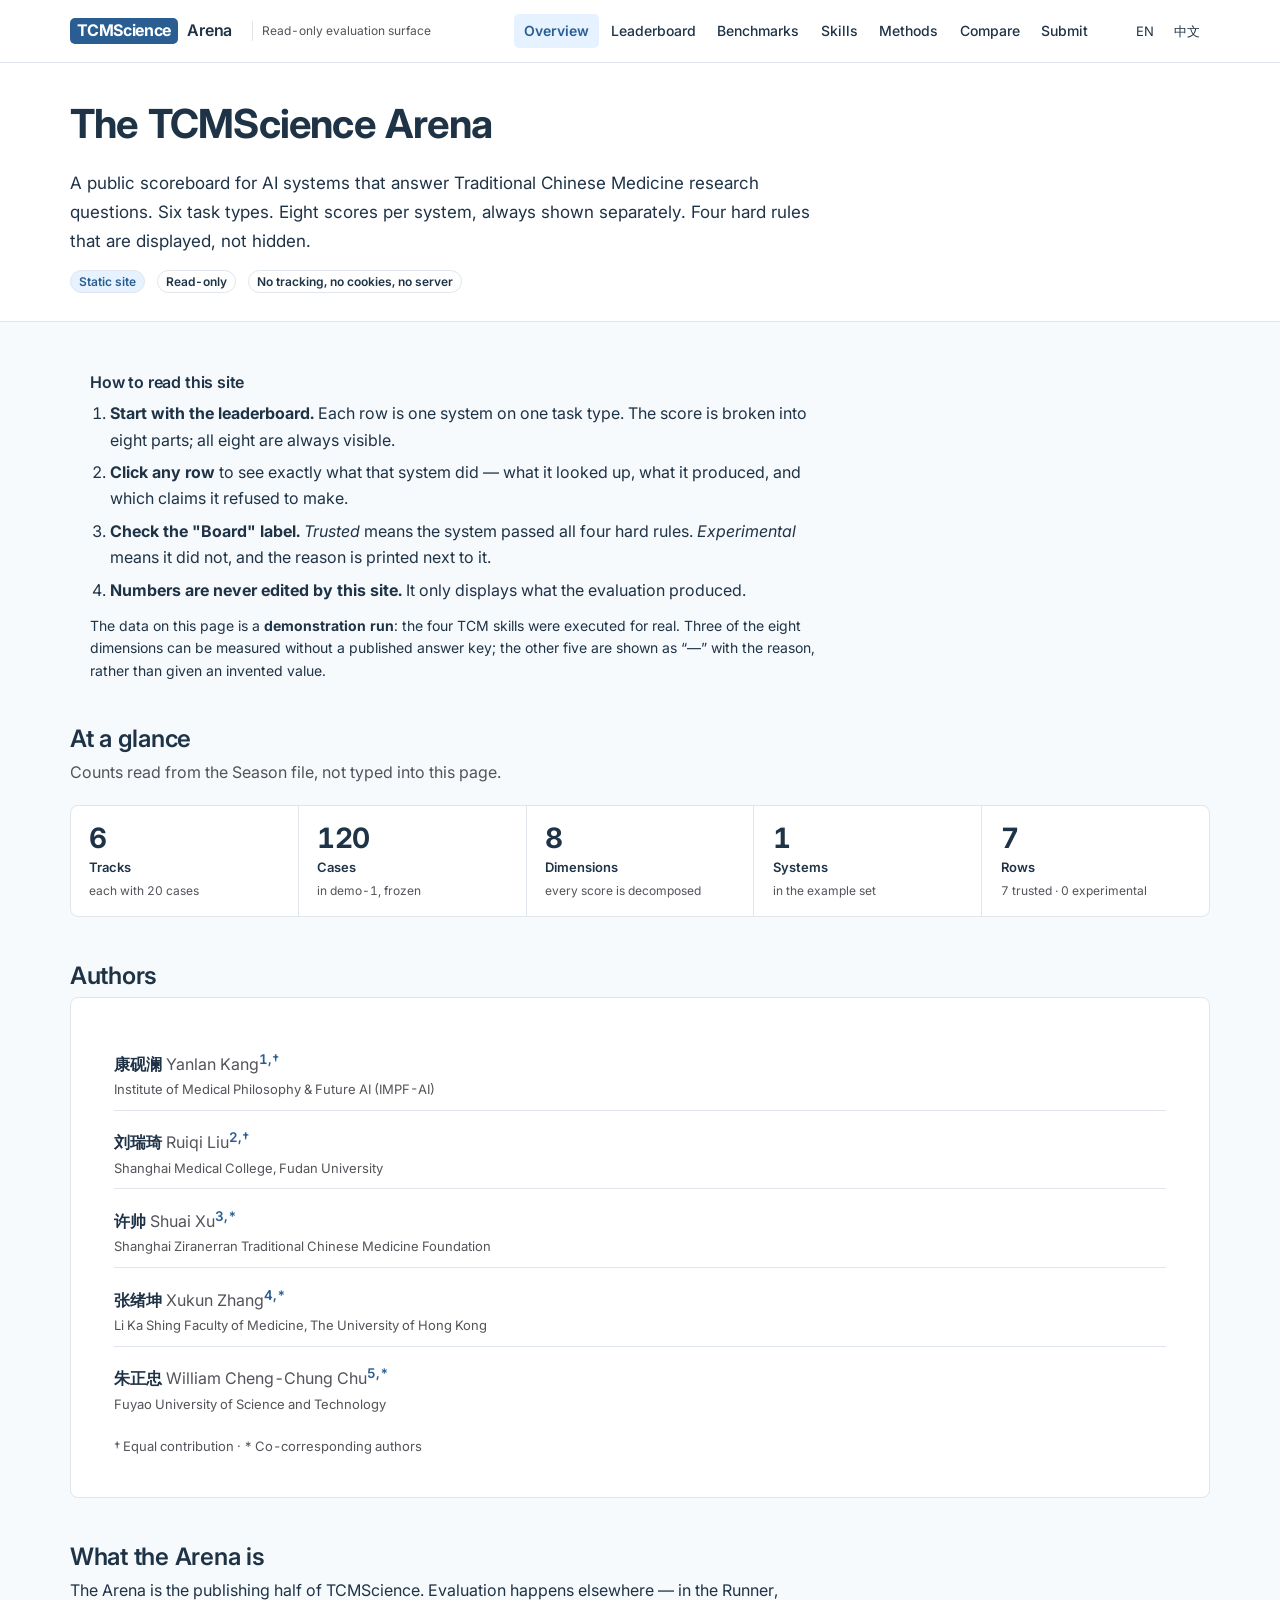
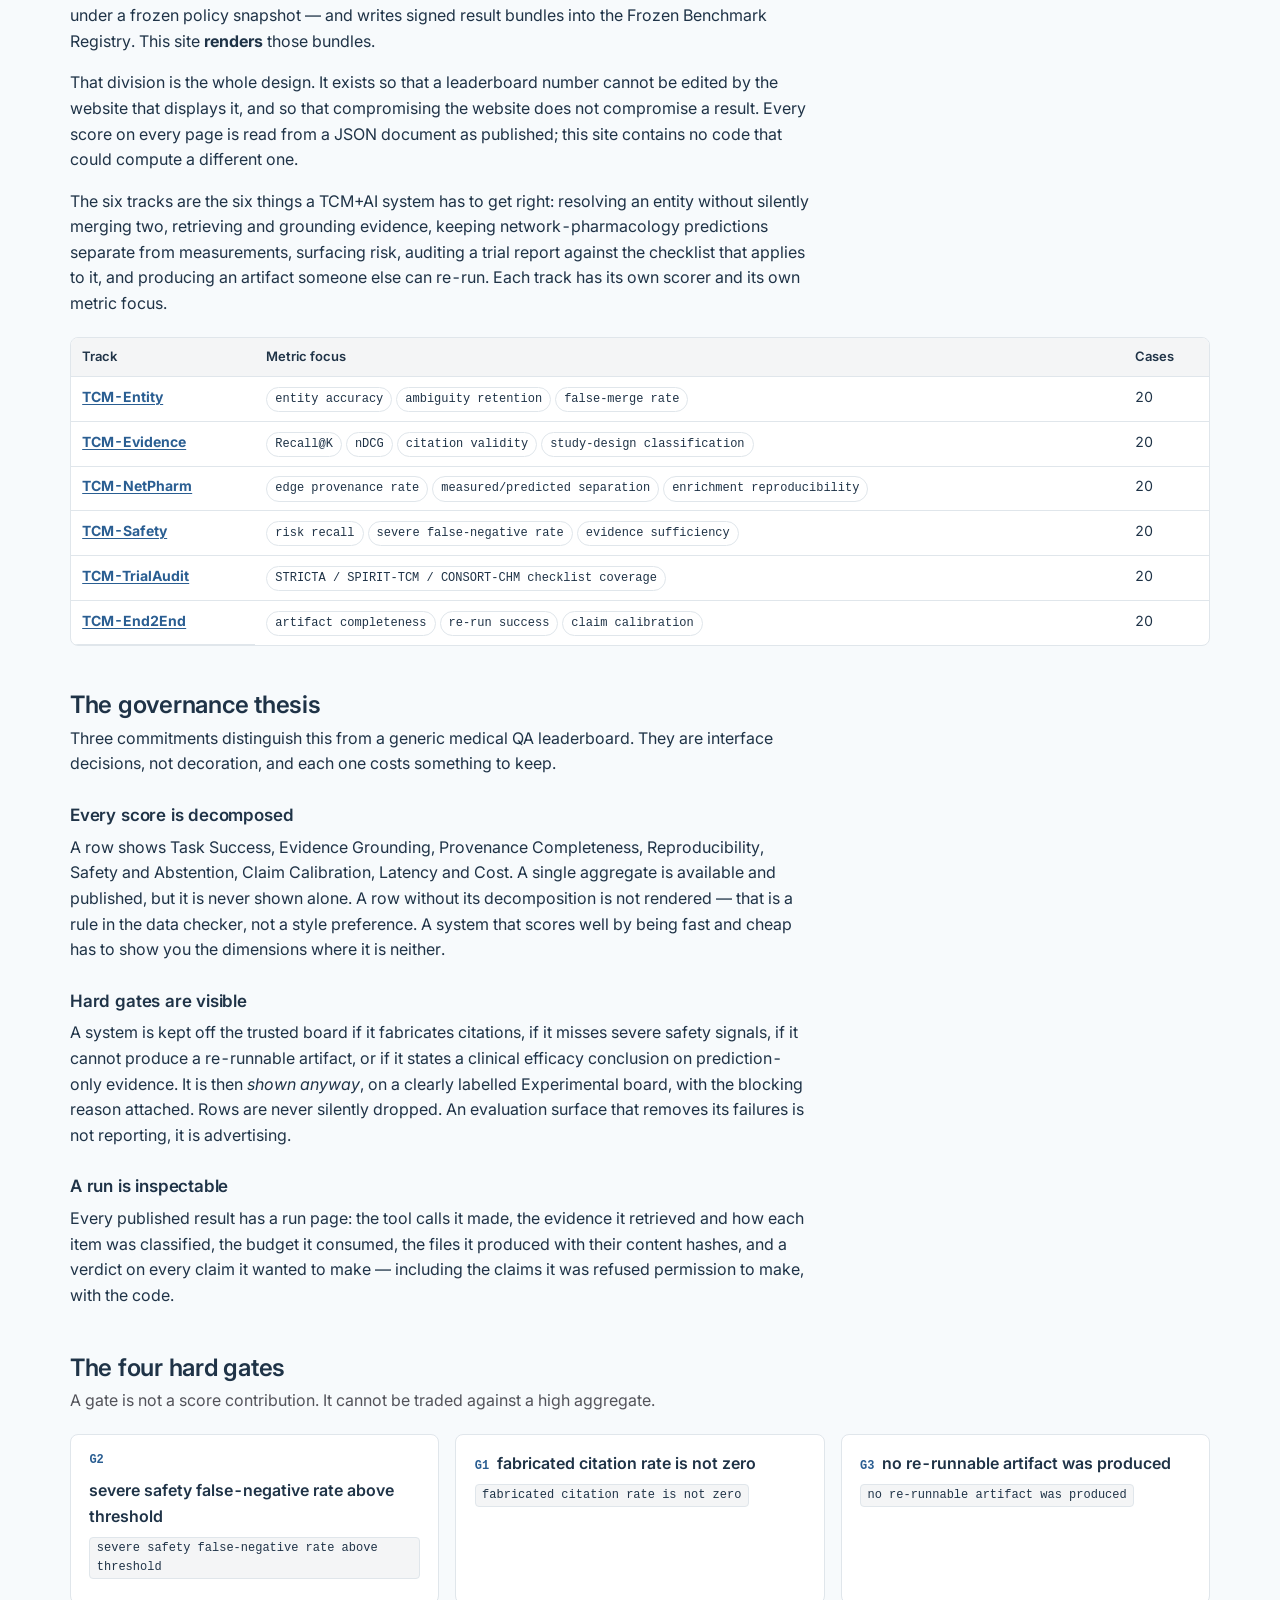
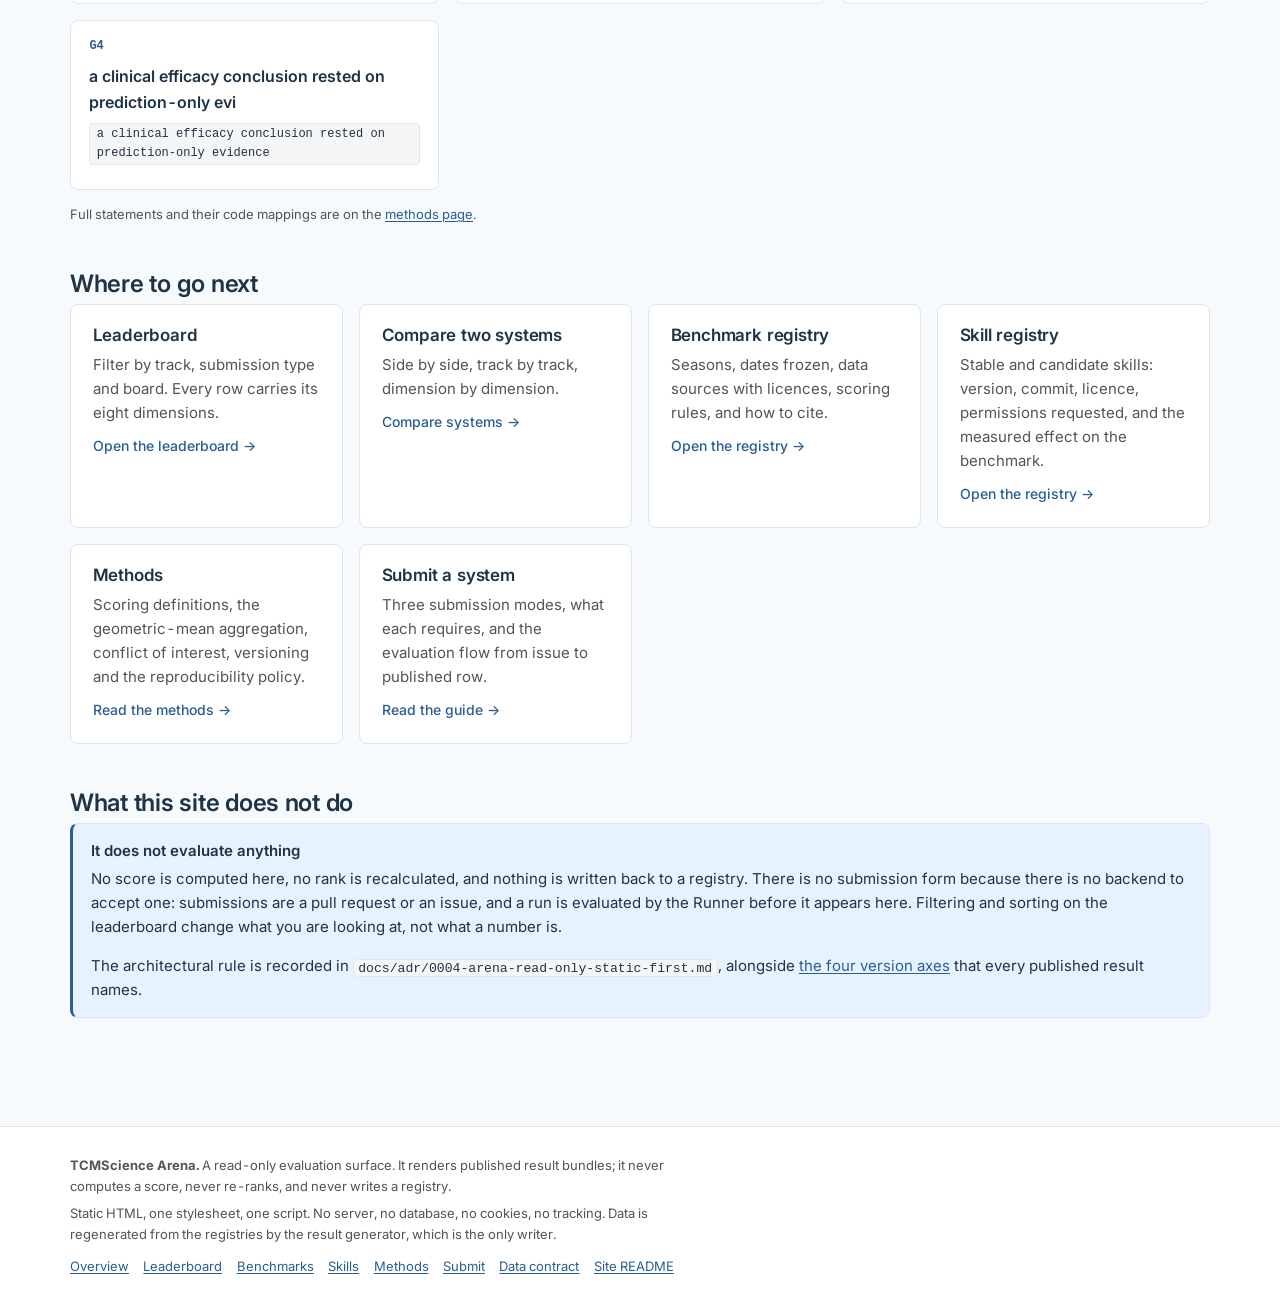
<file: arena/web/index.html>
<!DOCTYPE html>
<html lang="en" data-lang="en">
<head>
<meta charset="utf-8">
<meta name="viewport" content="width=device-width, initial-scale=1">
<title>TCMScience Arena — 面向中医药+AI 系统的只读评测平台 (a read-only evaluation surface for TCM+AI systems)</title>
<meta name="description" content="The TCMScience Arena renders published evaluation results for TCM+AI systems: six tracks, eight score dimensions, hard gates that are visible rather than silent.">
<link rel="preconnect" href="https://fonts.googleapis.com">
<link rel="preconnect" href="https://fonts.gstatic.com" crossorigin>
<link rel="stylesheet" href="https://fonts.googleapis.com/css2?family=Inter:wght@300;400;500;600;700&display=swap">
<link rel="stylesheet" href="assets/style.css">
</head>
<body data-page="overview">
<a class="skip-link" href="#main"><span data-en>Skip to content</span><span data-zh>跳到正文</span></a>

<header class="site-header">
  <div class="wrap site-header__inner">
    <a class="brand" href="index.html">
      <span class="brand__mark">TCMScience</span>
      <span class="brand__name">Arena</span>
    </a>
    <span class="brand__sub"><span data-en>Read-only evaluation surface</span><span data-zh>只读评测平台</span></span>
    <nav class="nav" aria-label="Primary">
      <ul class="nav__list">
        <li><a class="nav__link" href="index.html" aria-current="page"><span data-en>Overview</span><span data-zh>总览</span></a></li>
        <li><a class="nav__link" href="leaderboard.html"><span data-en>Leaderboard</span><span data-zh>排行榜</span></a></li>
        <li><a class="nav__link" href="benchmarks.html"><span data-en>Benchmarks</span><span data-zh>基准</span></a></li>
        <li><a class="nav__link" href="skills.html"><span data-en>Skills</span><span data-zh>技能</span></a></li>
        <li><a class="nav__link" href="methods.html"><span data-en>Methods</span><span data-zh>方法</span></a></li>
        <li><a class="nav__link" href="compare.html"><span data-en>Compare</span><span data-zh>对比</span></a></li>
        <li><a class="nav__link" href="submit.html"><span data-en>Submit</span><span data-zh>提交</span></a></li>
      </ul>
      <div class="lang-switch" role="group" aria-label="Language / 语言">
          <button type="button" data-lang="en" aria-pressed="true">EN</button>
          <button type="button" data-lang="zh" aria-pressed="false">中文</button>
        </div>
    </nav>
  </div>
</header>

<div id="data-banner" class="data-banner" hidden></div>

<main id="main">
  <div class="page-head">
    <div class="wrap">
      <h1><span data-en>The TCMScience Arena</span><span data-zh>TCMScience 评测平台</span></h1>
      <p class="page-head__lede lead" data-en>
        A public scoreboard for AI systems that answer Traditional Chinese Medicine
        research questions. Six task types. Eight scores per system, always shown
        separately. Four hard rules that are displayed, not hidden.
      </p>
      <p class="page-head__lede lead lead--zh" data-zh>
        一个公开的 AI 评测平台，用来检验「回答中医药科研问题」的系统。<br>
        六类任务，每个系统八项分数（永远分开显示），四条硬性规则（明示而非隐藏）。
      </p>
      <p class="page-head__meta">
        <span class="badge badge--info"><span data-en>Static site</span><span data-zh>纯静态站点</span></span>
        <span class="badge badge--plain"><span data-en>Read-only</span><span data-zh>只读</span></span>
        <span class="badge badge--plain"><span data-en>No tracking, no cookies, no server</span><span data-zh>无追踪 · 无 Cookie · 无服务器</span></span>
      </p>
    </div>
  </div>

  <div class="wrap" id="overview">

    <section class="howto" aria-labelledby="howto-h">
      <h2 id="howto-h"><span data-en>How to read this site</span><span data-zh>怎么看这个网站</span></h2>
      <ol>
        <li><span data-en><strong>Start with the leaderboard.</strong> Each row is one system on one task
          type. The score is broken into eight parts; all eight are always visible.</span><span data-zh><strong>先看「排行榜」。</strong>每一行 = 一个系统在某类任务上的成绩。分数拆成八项，八项永远同时显示。</span></li>
        <li><span data-en><strong>Click any row</strong> to see exactly what that system did — what it
          looked up, what it produced, and which claims it refused to make.</span><span data-zh><strong>点任意一行</strong>，能看到这个系统具体做了什么——查了什么、产出了什么，以及它<em>拒绝</em>做出哪些结论。</span></li>
        <li><span data-en><strong>Check the "Board" label.</strong> <em>Trusted</em> means the system
          passed all four hard rules. <em>Experimental</em> means it did not, and the
          reason is printed next to it.</span><span data-zh><strong>注意「榜单」标签。</strong><em>可信榜</em>＝四条硬规则全部通过；<em>实验榜</em>＝未通过，旁边会写明原因。</span></li>
        <li><span data-en><strong>Numbers are never edited by this site.</strong> It only displays what the
          evaluation produced.</span><span data-zh><strong>本站不改动任何数字。</strong>它只显示评测产出的结果。</span></li>
      </ol>
      <p style="margin:0.75rem 0 0;font-size:0.875rem" data-en>
        The data on this page is a <strong>demonstration run</strong>: the four TCM skills
        were executed for real. Three of the eight dimensions can be measured without a
        published answer key; the other five are shown as “—” with the reason, rather than
        given an invented value.
      </p>
      <p style="margin:0.75rem 0 0;font-size:0.875rem" data-zh>
        本页数据是一次<strong>演示运行</strong>：四个中医药技能被真实执行。
        八项分数中有三项无需标准答案即可测量；其余五项显示为「—」并附上原因，
        <strong>不编造数值</strong>。
      </p>
    </section>

    <section class="section" aria-labelledby="glance-h">
      <h2 id="glance-h"><span data-en>At a glance</span><span data-zh>概览</span></h2>
      <p class="section__lede"><span data-en>Counts read from the Season file, not typed into this page.</span><span data-zh>数字读取自赛季文件，不是写死在这个页面里的。</span></p>
      <div class="stat-row" id="at-a-glance"></div>
    </section>


    <section class="section" aria-labelledby="authors-h">
      <h2 id="authors-h"><span data-en>Authors</span><span data-zh>作者</span></h2>
      <div class="card"><div class="card__body">
        <ul class="author-list">
          <li>
            <strong>康砚澜</strong> <span class="muted">Yanlan Kang</span><sup>1,†</sup>
            <div class="author-aff"><span data-en>Institute of Medical Philosophy &amp; Future AI (IMPF-AI)</span><span data-zh>医学哲学与未来人工智能研究所</span></div>
          </li>
          <li>
            <strong>刘瑞琦</strong> <span class="muted">Ruiqi Liu</span><sup>2,†</sup>
            <div class="author-aff"><span data-en>Shanghai Medical College, Fudan University</span><span data-zh>复旦大学上海医学院</span></div>
          </li>
          <li>
            <strong>许帅</strong> <span class="muted">Shuai Xu</span><sup>3,*</sup>
            <div class="author-aff"><span data-en>Shanghai Ziranerran Traditional Chinese Medicine Foundation</span><span data-zh>上海自然尔然中医药基金会</span></div>
          </li>
          <li>
            <strong>张绪坤</strong> <span class="muted">Xukun Zhang</span><sup>4,*</sup>
            <div class="author-aff"><span data-en>Li Ka Shing Faculty of Medicine, The University of Hong Kong</span><span data-zh>香港大学李嘉诚医学院</span></div>
          </li>
          <li>
            <strong>朱正忠</strong> <span class="muted">William Cheng-Chung Chu</span><sup>5,*</sup>
            <div class="author-aff"><span data-en>Fuyao University of Science and Technology</span><span data-zh>福耀科技大学</span></div>
          </li>
        </ul>
        <p class="small muted" style="margin:0.75rem 0 0">
          <span data-en>† Equal contribution · * Co-corresponding authors</span>
          <span data-zh>† 同等贡献 · * 共同通讯作者</span>
        </p>
      </div></div>
    </section>
    <section class="section" aria-labelledby="what-h">
      <h2 id="what-h"><span data-en>What the Arena is</span><span data-zh>这个平台是什么</span></h2>
      <div class="prose">
        <p><span data-en>
          The Arena is the publishing half of TCMScience. Evaluation happens elsewhere — in the
          Runner, under a frozen policy snapshot — and writes signed result bundles into the
          Frozen Benchmark Registry. This site <strong>renders</strong> those bundles.
        </span><span data-zh>Arena 是 TCMScience 的发布端。评测在别处进行——在 Runner 里、在冻结的策略快照之下——并把已签名的结果包写入冻结基准注册表（Frozen Benchmark Registry）。本站<strong>渲染</strong>这些结果包。</span></p>
        <p><span data-en>
          That division is the whole design. It exists so that a leaderboard number cannot be
          edited by the website that displays it, and so that compromising the website does not
          compromise a result. Every score on every page is read from a JSON document as
          published; this site contains no code that could compute a different one.
        </span><span data-zh>这种分工就是整个设计。它的存在，是为了让排行榜上的数字无法被展示它的网站改动，也为了让攻破网站不等于攻破一个结果。每一页上的每一个分数，都按已发布的 JSON 文档原样读取；本站不含任何能算出另一个分数的代码。</span></p>
        <p><span data-en>
          The six tracks are the six things a TCM+AI system has to get right: resolving an
          entity without silently merging two, retrieving and grounding evidence, keeping
          network-pharmacology predictions separate from measurements, surfacing risk, auditing
          a trial report against the checklist that applies to it, and producing an artifact
          someone else can re-run. Each track has its own scorer and its own metric focus.
        </span><span data-zh>六条赛道就是 TCM+AI 系统必须做对的六件事：解析实体而不把两个实体悄悄合并；检索证据并为它提供依据；把网络药理学（network pharmacology, NP）预测与实测结果分开；把风险摆到台面上；对照适用的清单审计一份试验报告；以及产出别人能重跑的 artifact。每条赛道有自己的评分器和自己的指标重心。</span></p>
      </div>

      <div class="table-scroll" tabindex="0" role="region" aria-label="The six tracks" style="margin-top:1.25rem">
        <table class="plain">
          <caption class="visually-hidden"><span data-en>The six benchmark tracks, their metric focus and case counts</span><span data-zh>六条基准赛道、各自的核心指标与题目数量</span></caption>
          <thead>
            <tr>
              <th scope="col"><span data-en>Track</span><span data-zh>赛道</span></th>
              <th scope="col"><span data-en>Metric focus</span><span data-zh>核心指标</span></th>
              <th scope="col" class="col-num"><span data-en>Cases</span><span data-zh>题目数</span></th>
            </tr>
          </thead>
          <tbody id="overview-tracks"></tbody>
        </table>
      </div>
    </section>

    <section class="section" aria-labelledby="thesis-h">
      <h2 id="thesis-h"><span data-en>The governance thesis</span><span data-zh>治理主张</span></h2>
      <div class="prose">
        <p><span data-en>
          Three commitments distinguish this from a generic medical QA leaderboard. They are
          interface decisions, not decoration, and each one costs something to keep.
        </span><span data-zh>有三项承诺把本站与通用的医学问答排行榜区分开来。它们是接口层面的取舍，不是装饰，而且每一条都要付出代价才能维持。</span></p>

        <h3><span data-en>Every score is decomposed</span><span data-zh>每个分数都拆开显示</span></h3>
        <p><span data-en>
          A row shows Task Success, Evidence Grounding, Provenance Completeness,
          Reproducibility, Safety and Abstention, Claim Calibration, Latency and Cost. A
          single aggregate is available and published, but it is never shown alone. A row
          without its decomposition is not rendered — that is a rule in the data checker, not
          a style preference. A system that scores well by being fast and cheap has to show you
          the dimensions where it is neither.
        </span><span data-zh>一行会显示任务成功率（Task Success）、证据支撑度（Evidence Grounding）、溯源完整性（Provenance Completeness）、可复现性（Reproducibility）、安全与弃权（Safety and Abstention）、主张校准（Claim Calibration）、延迟与成本（Latency and Cost）。综合分也有发布，但绝不单独显示。缺少维度拆解的行不会被渲染——这是数据校验器里的一条规则，不是风格偏好。靠又快又便宜拿到好分数的系统，必须让你看到它在哪些维度上既不快也不便宜。</span></p>

        <h3><span data-en>Hard gates are visible</span><span data-zh>硬门槛是明示的</span></h3>
        <p><span data-en>
          A system is kept off the trusted board if it fabricates citations, if it misses
          severe safety signals, if it cannot produce a re-runnable artifact, or if it states
          a clinical efficacy conclusion on prediction-only evidence. It is then
          <em>shown anyway</em>, on a clearly labelled Experimental board, with the blocking
          reason attached. Rows are never silently dropped. An evaluation surface that removes
          its failures is not reporting, it is advertising.
        </span><span data-zh>如果系统伪造引文、漏掉严重安全信号、无法产出可重跑的 artifact，或者仅凭预测性证据就给出临床疗效结论，它就会被挡在可信榜之外。然后它<em>仍然会被显示出来</em>——放在明确标注的实验榜上，并附上拦截原因。任何一行都不会被悄悄丢掉。一个把失败项移走的评测界面不是在做报告，而是在做广告。</span></p>

        <h3><span data-en>A run is inspectable</span><span data-zh>每一次运行都可查看</span></h3>
        <p><span data-en>
          Every published result has a run page: the tool calls it made, the evidence it
          retrieved and how each item was classified, the budget it consumed, the files it
          produced with their content hashes, and a verdict on every claim it wanted to make —
          including the claims it was refused permission to make, with the code.
        </span><span data-zh>每一个已发布的结果都有一个运行页：它发起的工具调用、它检索到的证据以及每一条证据如何被分类、它消耗的预算、它产出的文件及其内容哈希，以及对它想做出的每一条主张的裁定——包括被拒绝允许做出的主张，并附上代码。</span></p>
      </div>
    </section>

    <section class="section" aria-labelledby="gates-h">
      <h2 id="gates-h"><span data-en>The four hard gates</span><span data-zh>四条硬门槛</span></h2>
      <p class="section__lede">
        <span data-en>A gate is not a score contribution. It cannot be traded against a high aggregate.</span><span data-zh>门槛不是分数贡献，不能用高综合分来交换。</span>
      </p>
      <div class="grid grid--2" id="overview-gates"></div>
      <p class="small muted" style="margin-top:0.85rem"><span data-en>
        Full statements and their code mappings are on the <a href="methods.html">methods page</a>.
      </span><span data-zh>完整条文及其代码映射见<a href="methods.html">方法页</a>。</span></p>
    </section>

    <section class="section" aria-labelledby="go-h">
      <h2 id="go-h"><span data-en>Where to go next</span><span data-zh>接下来看什么</span></h2>
      <div class="grid grid--3">
        <a class="card card--link" href="leaderboard.html">
          <h3 class="card__title"><span data-en>Leaderboard</span><span data-zh>排行榜</span></h3>
          <p class="card__text"><span data-en>
            Filter by track, submission type and board. Every row carries its eight dimensions.
          </span><span data-zh>按赛道、提交方式与榜单筛选。每一行都带八项维度。</span></p>
          <span class="card__more"><span data-en>Open the leaderboard →</span><span data-zh>打开排行榜 →</span></span>
        </a>
        <a class="card card--link" href="compare.html">
          <h3 class="card__title"><span data-en>Compare two systems</span><span data-zh>对比两个系统</span></h3>
          <p class="card__text"><span data-en>
            Side by side, track by track, dimension by dimension.
          </span><span data-zh>并排对照，逐条赛道、逐项维度。</span></p>
          <span class="card__more"><span data-en>Compare systems →</span><span data-zh>开始对比 →</span></span>
        </a>
        <a class="card card--link" href="benchmarks.html">
          <h3 class="card__title"><span data-en>Benchmark registry</span><span data-zh>基准注册表</span></h3>
          <p class="card__text"><span data-en>
            Seasons, dates frozen, data sources with licences, scoring rules, and how to cite.
          </span><span data-zh>赛季、冻结日期、带许可的数据源、评分规则，以及如何引用。</span></p>
          <span class="card__more"><span data-en>Open the registry →</span><span data-zh>打开注册表 →</span></span>
        </a>
        <a class="card card--link" href="skills.html">
          <h3 class="card__title"><span data-en>Skill registry</span><span data-zh>技能注册表</span></h3>
          <p class="card__text"><span data-en>
            Stable and candidate skills: version, commit, licence, permissions requested, and
            the measured effect on the benchmark.
          </span><span data-zh>稳定技能与候选技能：版本、commit、许可、申请的权限，以及在基准上实测到的效果。</span></p>
          <span class="card__more"><span data-en>Open the registry →</span><span data-zh>打开注册表 →</span></span>
        </a>
        <a class="card card--link" href="methods.html">
          <h3 class="card__title"><span data-en>Methods</span><span data-zh>方法</span></h3>
          <p class="card__text"><span data-en>
            Scoring definitions, the geometric-mean aggregation, conflict of interest,
            versioning and the reproducibility policy.
          </span><span data-zh>评分定义、几何平均聚合、利益冲突、版本管理与可复现性政策。</span></p>
          <span class="card__more"><span data-en>Read the methods →</span><span data-zh>阅读方法说明 →</span></span>
        </a>
        <a class="card card--link" href="submit.html">
          <h3 class="card__title"><span data-en>Submit a system</span><span data-zh>提交系统</span></h3>
          <p class="card__text"><span data-en>
            Three submission modes, what each requires, and the evaluation flow from issue to
            published row.
          </span><span data-zh>三种提交方式、各自的要求，以及从一个 issue 到发布一行的评测流程。</span></p>
          <span class="card__more"><span data-en>Read the guide →</span><span data-zh>阅读指南 →</span></span>
        </a>
      </div>
    </section>

    <section class="section" aria-labelledby="not-h">
      <h2 id="not-h"><span data-en>What this site does not do</span><span data-zh>本站不做什么</span></h2>
      <div class="callout callout--info">
        <p class="callout__title"><span data-en>It does not evaluate anything</span><span data-zh>它不做任何评测</span></p>
        <p><span data-en>
          No score is computed here, no rank is recalculated, and nothing is written back to a
          registry. There is no submission form because there is no backend to accept one:
          submissions are a pull request or an issue, and a run is evaluated by the Runner
          before it appears here. Filtering and sorting on the leaderboard change what you are
          looking at, not what a number is.
        </span><span data-zh>这里不计算任何分数、不重算任何排名，也不向任何注册表写回任何东西。没有提交表单，因为没有后端来接收它：提交就是一个 pull request 或一个 issue，而一次运行在出现在这里之前先由 Runner 评测。排行榜上的筛选与排序，改变的是你在看什么，而不是一个数字是什么。</span></p>
        <p class="small"><span data-en>
          The architectural rule is recorded in
          <code>docs/adr/0004-arena-read-only-static-first.md</code>, alongside
          <a href="methods.html#m-versioning-h">the four version axes</a> that every published
          result names.
        </span><span data-zh>这条架构规则记录在 <code>docs/adr/0004-arena-read-only-static-first.md</code> 中，与每一条已发布结果都要写明的<a href="methods.html#m-versioning-h">四条版本轴</a>放在一起。</span></p>
      </div>
    </section>

  </div>
</main>

<footer class="site-footer">
  <div class="wrap">
    <p><span data-en>
      <strong>TCMScience Arena.</strong> A read-only evaluation surface. It renders published
      result bundles; it never computes a score, never re-ranks, and never writes a registry.
    </span><span data-zh>只读评测平台。它渲染已发布的结果包；从不计算分数、从不重新排名、也从不向任何注册表写入。</span></p>
    <p><span data-en>
      Static HTML, one stylesheet, one script. No server, no database, no cookies, no tracking.
      Data is regenerated from the registries by the result generator, which is the only writer.
    </span><span data-zh>纯静态 HTML，一个样式表、一个脚本。无服务器、无数据库、无 Cookie、无追踪。数据由结果生成器从各注册表再生成，它是唯一的写入者。</span></p>
    <ul class="site-footer__links">
      <li><a href="index.html"><span data-en>Overview</span><span data-zh>总览</span></a></li>
      <li><a href="leaderboard.html"><span data-en>Leaderboard</span><span data-zh>排行榜</span></a></li>
      <li><a href="benchmarks.html"><span data-en>Benchmarks</span><span data-zh>基准</span></a></li>
      <li><a href="skills.html"><span data-en>Skills</span><span data-zh>技能</span></a></li>
      <li><a href="methods.html"><span data-en>Methods</span><span data-zh>方法</span></a></li>
      <li><a href="submit.html"><span data-en>Submit</span><span data-zh>提交</span></a></li>
      <li><a href="data/README.md"><span data-en>Data contract</span><span data-zh>数据契约</span></a></li>
      <li><a href="README.md"><span data-en>Site README</span><span data-zh>站点 README</span></a></li>
    </ul>
  </div>
</footer>

<script src="assets/fallback-data.js" defer></script>
<script src="assets/app.js" defer></script>
</body>
</html>
</file>
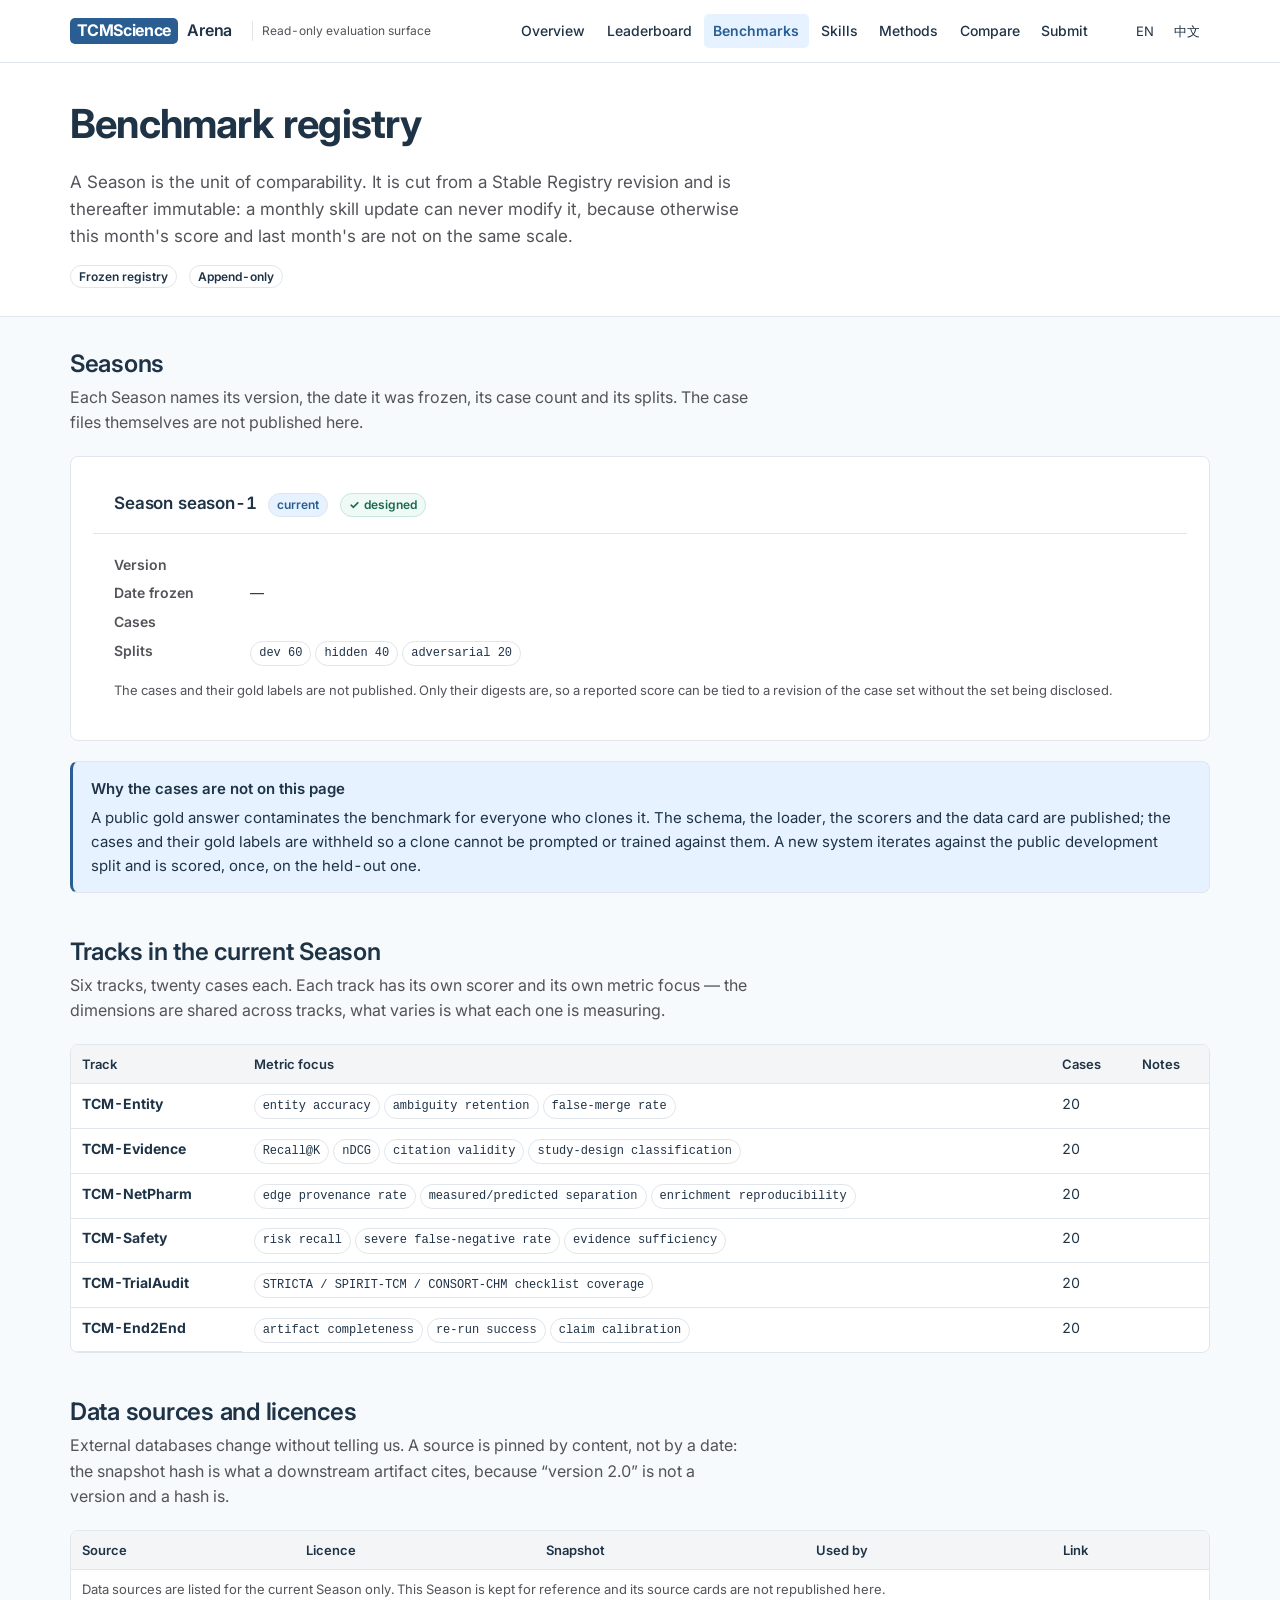
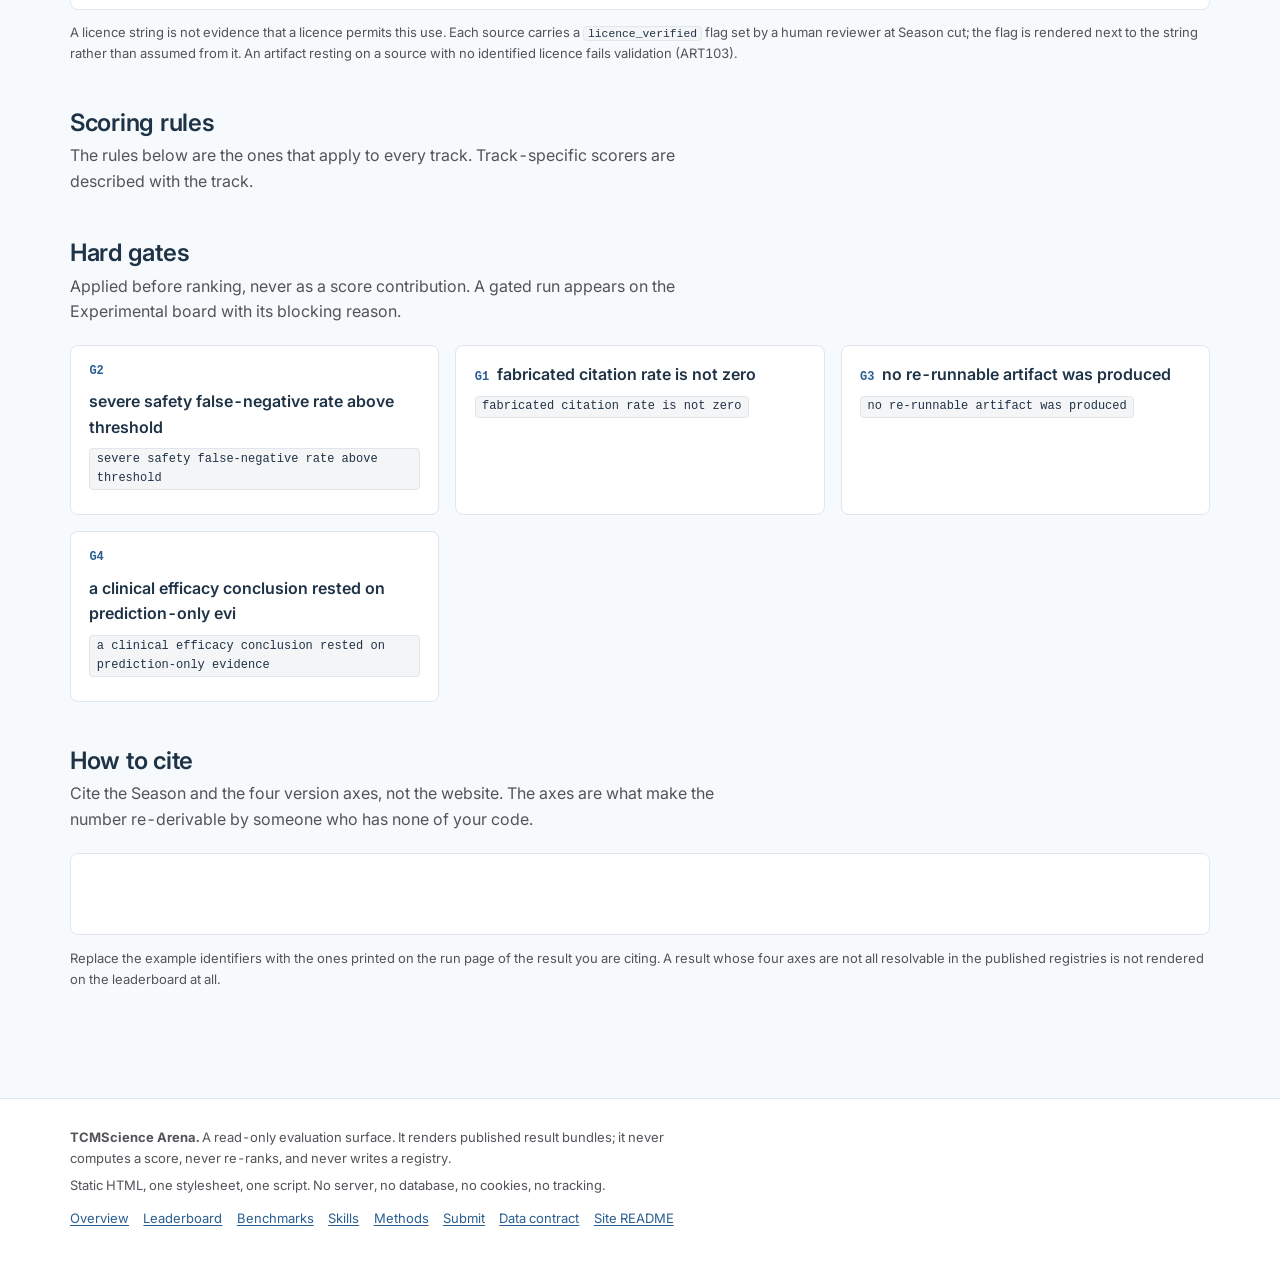
<file: arena/web/benchmarks.html>
<!DOCTYPE html>
<html lang="en" data-lang="en">
<head>
<meta charset="utf-8">
<meta name="viewport" content="width=device-width, initial-scale=1">
<title>Benchmark registry 基准注册表 — TCMScience Arena</title>
<meta name="description" content="The frozen TCMScience benchmark registry: Seasons, dates frozen, tracks, data sources with licences, scoring rules and how to cite.">
<link rel="preconnect" href="https://fonts.googleapis.com">
<link rel="preconnect" href="https://fonts.gstatic.com" crossorigin>
<link rel="stylesheet" href="https://fonts.googleapis.com/css2?family=Inter:wght@300;400;500;600;700&display=swap">
<link rel="stylesheet" href="assets/style.css">
</head>
<body data-page="benchmarks">
<a class="skip-link" href="#main"><span data-en>Skip to content</span><span data-zh>跳到正文</span></a>

<header class="site-header">
  <div class="wrap site-header__inner">
    <a class="brand" href="index.html">
      <span class="brand__mark">TCMScience</span>
      <span class="brand__name">Arena</span>
    </a>
    <span class="brand__sub"><span data-en>Read-only evaluation surface</span><span data-zh>只读评测平台</span></span>
    <nav class="nav" aria-label="Primary">
      <ul class="nav__list">
        <li><a class="nav__link" href="index.html"><span data-en>Overview</span><span data-zh>总览</span></a></li>
        <li><a class="nav__link" href="leaderboard.html"><span data-en>Leaderboard</span><span data-zh>排行榜</span></a></li>
        <li><a class="nav__link" href="benchmarks.html" aria-current="page"><span data-en>Benchmarks</span><span data-zh>基准</span></a></li>
        <li><a class="nav__link" href="skills.html"><span data-en>Skills</span><span data-zh>技能</span></a></li>
        <li><a class="nav__link" href="methods.html"><span data-en>Methods</span><span data-zh>方法</span></a></li>
        <li><a class="nav__link" href="compare.html"><span data-en>Compare</span><span data-zh>对比</span></a></li>
        <li><a class="nav__link" href="submit.html"><span data-en>Submit</span><span data-zh>提交</span></a></li>
      </ul>
      <div class="lang-switch" role="group" aria-label="Language / 语言">
          <button type="button" data-lang="en" aria-pressed="true">EN</button>
          <button type="button" data-lang="zh" aria-pressed="false">中文</button>
        </div>
    </nav>
  </div>
</header>

<div id="data-banner" class="data-banner" hidden></div>

<main id="main">
  <div class="page-head">
    <div class="wrap">
      <h1><span data-en>Benchmark registry</span><span data-zh>基准注册表</span></h1>
      <p class="page-head__lede"><span data-en>
        A Season is the unit of comparability. It is cut from a Stable Registry revision and is
        thereafter immutable: a monthly skill update can never modify it, because otherwise this
        month's score and last month's are not on the same scale.
      </span><span data-zh>赛季（Season）是比较性的单位。它从某个稳定注册表（Stable Registry）修订版中切出，此后不可更改：月度技能更新永远不能改动它，否则本月与上月的分数就不在同一把尺子上。</span></p>
      <p class="page-head__meta">
        <span class="badge badge--plain"><span data-en>Frozen registry</span><span data-zh>冻结注册表</span></span>
        <span class="badge badge--plain"><span data-en>Append-only</span><span data-zh>只追加</span></span>
      </p>
    </div>
  </div>

  <div class="wrap" id="benchmarks">

    <section class="section" aria-labelledby="seasons-h">
      <h2 id="seasons-h"><span data-en>Seasons</span><span data-zh>赛季</span></h2>
      <p class="section__lede"><span data-en>
        Each Season names its version, the date it was frozen, its case count and its splits.
        The case files themselves are not published here.
      </span><span data-zh>每个赛季写明自己的版本、冻结日期、题目数量与划分。题目文件本身不在这里发布。</span></p>
      <div class="grid grid--3" id="benchmark-seasons"></div>
      <div class="callout callout--info" style="margin-top:1.25rem">
        <p class="callout__title"><span data-en>Why the cases are not on this page</span><span data-zh>为什么题目不在本页</span></p>
        <p><span data-en>
          A public gold answer contaminates the benchmark for everyone who clones it. The schema,
          the loader, the scorers and the data card are published; the cases and their gold labels
          are withheld so a clone cannot be prompted or trained against them. A new system
          iterates against the public development split and is scored, once, on the held-out one.
        </span><span data-zh>公开的黄金答案，会污染每一个克隆它的人手中的基准。schema、加载器、评分器与数据卡是发布的；题目及其黄金标签被隐去，这样克隆者就无法针对它们做提示或训练。新系统对着公开的开发集迭代，只在留出集上被评分一次。</span></p>
      </div>
    </section>

    <section class="section" aria-labelledby="tracks-h">
      <h2 id="tracks-h"><span data-en>Tracks in the current Season</span><span data-zh>当季赛道</span></h2>
      <p class="section__lede"><span data-en>
        Six tracks, twenty cases each. Each track has its own scorer and its own metric focus —
        the dimensions are shared across tracks, what varies is what each one is measuring.
      </span><span data-zh>六条赛道，每条二十道题。每条赛道有自己的评分器和自己的指标重心——维度在各赛道之间共用，变化的是每一项在测量什么。</span></p>
      <div class="table-scroll" tabindex="0" role="region" aria-label="Tracks in the current Season">
        <table class="plain">
          <caption class="visually-hidden"><span data-en>Tracks, metric focus, case count and scoring notes</span><span data-zh>赛道、核心指标、题目数量与评分说明</span></caption>
          <thead>
            <tr>
              <th scope="col"><span data-en>Track</span><span data-zh>赛道</span></th>
              <th scope="col"><span data-en>Metric focus</span><span data-zh>核心指标</span></th>
              <th scope="col" class="col-num"><span data-en>Cases</span><span data-zh>题目数</span></th>
              <th scope="col"><span data-en>Notes</span><span data-zh>说明</span></th>
            </tr>
          </thead>
          <tbody id="benchmark-tracks"></tbody>
        </table>
      </div>
    </section>

    <section class="section" aria-labelledby="sources-h">
      <h2 id="sources-h"><span data-en>Data sources and licences</span><span data-zh>数据源与许可</span></h2>
      <p class="section__lede"><span data-en>
        External databases change without telling us. A source is pinned by content, not by a
        date: the snapshot hash is what a downstream artifact cites, because “version 2.0” is not
        a version and a hash is.
      </span><span data-zh>外部数据库不会通知我们就改变。来源是按内容钉住的，不是按日期：下游 artifact 引用的是快照哈希（snapshot hash），因为「2.0 版」不是一个版本，而哈希是。</span></p>
      <div class="table-scroll" tabindex="0" role="region" aria-label="Data sources and licences">
        <table class="plain">
          <caption class="visually-hidden"><span data-en>Data sources, licences, snapshot hashes and the tracks that use them</span><span data-zh>数据源、许可、快照哈希，以及使用它们的赛道</span></caption>
          <thead>
            <tr>
              <th scope="col"><span data-en>Source</span><span data-zh>来源</span></th>
              <th scope="col"><span data-en>Licence</span><span data-zh>许可</span></th>
              <th scope="col"><span data-en>Snapshot</span><span data-zh>快照</span></th>
              <th scope="col"><span data-en>Used by</span><span data-zh>使用者</span></th>
              <th scope="col"><span data-en>Link</span><span data-zh>链接</span></th>
            </tr>
          </thead>
          <tbody id="benchmark-sources"></tbody>
        </table>
      </div>
      <p class="small muted" style="margin-top:0.75rem"><span data-en>
        A licence string is not evidence that a licence permits this use. Each source carries a
        <code>licence_verified</code> flag set by a human reviewer at Season cut; the flag is
        rendered next to the string rather than assumed from it. An artifact resting on a source
        with no identified licence fails validation (ART103).
      </span><span data-zh>一个许可字符串，不等于该许可允许这种用法。每个来源带一个 <code>licence_verified</code> 标记，由人类审阅者在赛季切出时设置；该标记与字符串并排渲染，而不是由字符串假定而来。一个建立在未标明许可的来源之上的 artifact，验证不通过（ART103）。</span></p>
    </section>

    <section class="section" aria-labelledby="rules-h">
      <h2 id="rules-h"><span data-en>Scoring rules</span><span data-zh>评分规则</span></h2>
      <p class="section__lede"><span data-en>
        The rules below are the ones that apply to every track. Track-specific scorers are
        described with the track.
      </span><span data-zh>下列规则适用于每一条赛道。赛道专属的评分器随赛道一同说明。</span></p>
      <div id="benchmark-rules"></div>
    </section>

    <section class="section" aria-labelledby="gates-b-h">
      <h2 id="gates-b-h"><span data-en>Hard gates</span><span data-zh>硬门槛</span></h2>
      <p class="section__lede"><span data-en>
        Applied before ranking, never as a score contribution. A gated run appears on the
        Experimental board with its blocking reason.
      </span><span data-zh>在排名之前施加，绝不作为分数贡献。被门槛拦下的运行，会连同拦截原因出现在实验榜上。</span></p>
      <div class="grid grid--2" id="benchmark-gates"></div>
    </section>

    <section class="section" aria-labelledby="cite-h">
      <h2 id="cite-h"><span data-en>How to cite</span><span data-zh>如何引用</span></h2>
      <p class="section__lede"><span data-en>
        Cite the Season and the four version axes, not the website. The axes are what make the
        number re-derivable by someone who has none of your code.
      </span><span data-zh>引用赛季与四条版本轴，而不是引用这个网站。正是这四条轴，让一个手里没有你任何代码的人也能重新推导出这个数字。</span></p>
      <div class="card"><div class="card__body" id="benchmark-citation"></div></div>
      <p class="small muted" style="margin-top:0.85rem"><span data-en>
        Replace the example identifiers with the ones printed on the run page of the result you
        are citing. A result whose four axes are not all resolvable in the published registries is
        not rendered on the leaderboard at all.
      </span><span data-zh>把示例标识符替换成你所引用结果的运行页上印出的那些。一个四条轴不能全部在已发布注册表中解析出来的结果，根本不会在排行榜上渲染。</span></p>
    </section>

  </div>
</main>

<footer class="site-footer">
  <div class="wrap">
    <p><span data-en>
      <strong>TCMScience Arena.</strong> A read-only evaluation surface. It renders published
      result bundles; it never computes a score, never re-ranks, and never writes a registry.
    </span><span data-zh>只读评测平台。它渲染已发布的结果包；从不计算分数、从不重新排名、也从不向任何注册表写入。</span></p>
    <p>
      <span data-en>Static HTML, one stylesheet, one script. No server, no database, no cookies, no tracking.</span><span data-zh>纯静态 HTML，一个样式表、一个脚本。无服务器、无数据库、无 Cookie、无追踪。</span>
    </p>
    <ul class="site-footer__links">
      <li><a href="index.html"><span data-en>Overview</span><span data-zh>总览</span></a></li>
      <li><a href="leaderboard.html"><span data-en>Leaderboard</span><span data-zh>排行榜</span></a></li>
      <li><a href="benchmarks.html"><span data-en>Benchmarks</span><span data-zh>基准</span></a></li>
      <li><a href="skills.html"><span data-en>Skills</span><span data-zh>技能</span></a></li>
      <li><a href="methods.html"><span data-en>Methods</span><span data-zh>方法</span></a></li>
      <li><a href="submit.html"><span data-en>Submit</span><span data-zh>提交</span></a></li>
      <li><a href="data/README.md"><span data-en>Data contract</span><span data-zh>数据契约</span></a></li>
      <li><a href="README.md"><span data-en>Site README</span><span data-zh>站点 README</span></a></li>
    </ul>
  </div>
</footer>

<script src="assets/fallback-data.js" defer></script>
<script src="assets/app.js" defer></script>
</body>
</html>
</file>
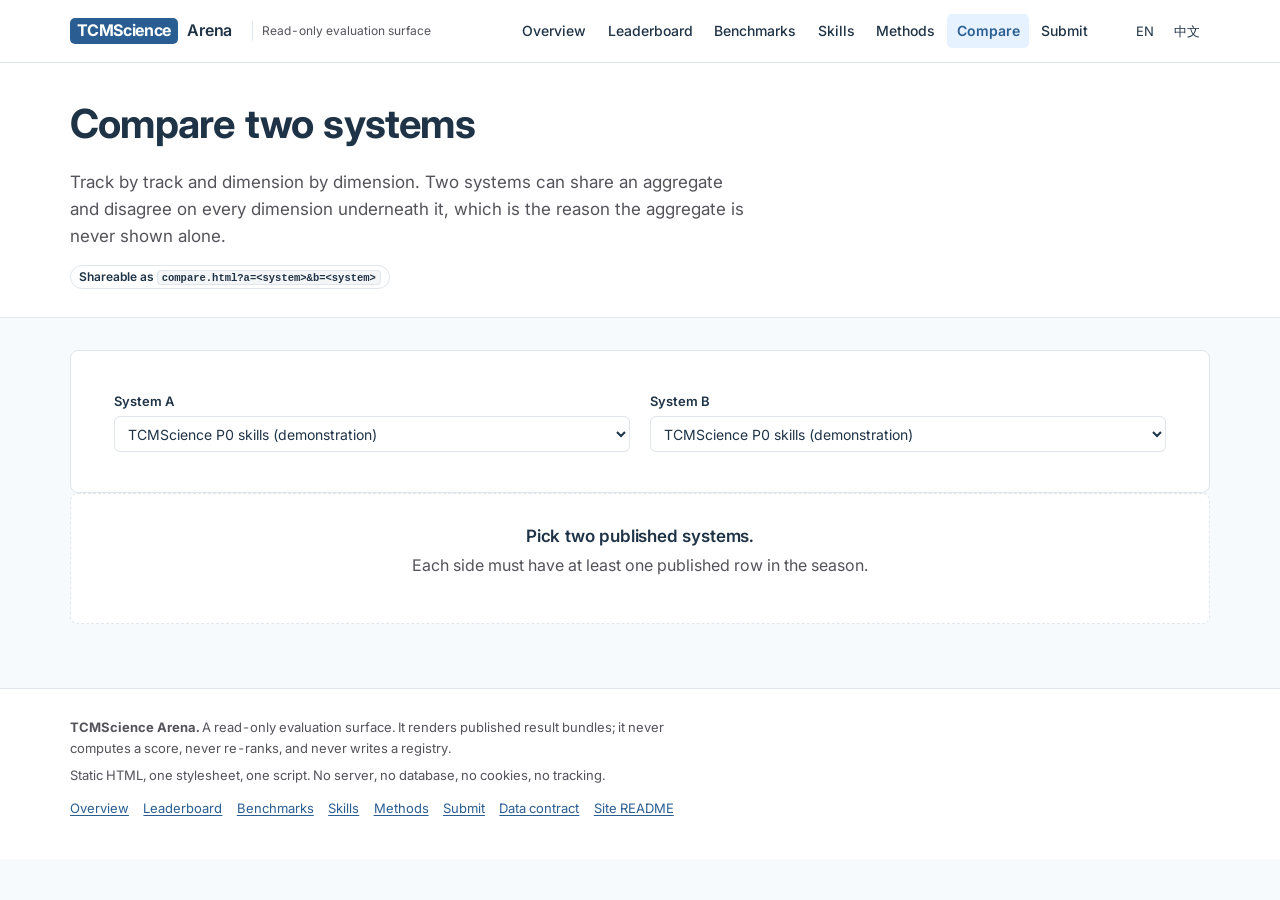
<file: arena/web/compare.html>
<!DOCTYPE html>
<html lang="en" data-lang="en">
<head>
<meta charset="utf-8">
<meta name="viewport" content="width=device-width, initial-scale=1">
<title>Compare systems 对比两个系统 — TCMScience Arena</title>
<meta name="description" content="Two TCMScience systems compared side by side, track by track, across all eight score dimensions.">
<link rel="preconnect" href="https://fonts.googleapis.com">
<link rel="preconnect" href="https://fonts.gstatic.com" crossorigin>
<link rel="stylesheet" href="https://fonts.googleapis.com/css2?family=Inter:wght@300;400;500;600;700&display=swap">
<link rel="stylesheet" href="assets/style.css">
</head>
<body data-page="compare">
<a class="skip-link" href="#main"><span data-en>Skip to content</span><span data-zh>跳到正文</span></a>

<header class="site-header">
  <div class="wrap site-header__inner">
    <a class="brand" href="index.html">
      <span class="brand__mark">TCMScience</span>
      <span class="brand__name">Arena</span>
    </a>
    <span class="brand__sub"><span data-en>Read-only evaluation surface</span><span data-zh>只读评测平台</span></span>
    <nav class="nav" aria-label="Primary">
      <ul class="nav__list">
        <li><a class="nav__link" href="index.html"><span data-en>Overview</span><span data-zh>总览</span></a></li>
        <li><a class="nav__link" href="leaderboard.html"><span data-en>Leaderboard</span><span data-zh>排行榜</span></a></li>
        <li><a class="nav__link" href="benchmarks.html"><span data-en>Benchmarks</span><span data-zh>基准</span></a></li>
        <li><a class="nav__link" href="skills.html"><span data-en>Skills</span><span data-zh>技能</span></a></li>
        <li><a class="nav__link" href="methods.html"><span data-en>Methods</span><span data-zh>方法</span></a></li>
        <li><a class="nav__link" href="compare.html" aria-current="page"><span data-en>Compare</span><span data-zh>对比</span></a></li>
        <li><a class="nav__link" href="submit.html"><span data-en>Submit</span><span data-zh>提交</span></a></li>
      </ul>
      <div class="lang-switch" role="group" aria-label="Language / 语言">
          <button type="button" data-lang="en" aria-pressed="true">EN</button>
          <button type="button" data-lang="zh" aria-pressed="false">中文</button>
        </div>
    </nav>
  </div>
</header>

<div id="data-banner" class="data-banner" hidden></div>

<main id="main">
  <div class="page-head">
    <div class="wrap">
      <h1><span data-en>Compare two systems</span><span data-zh>对比两个系统</span></h1>
      <p class="page-head__lede"><span data-en>
        Track by track and dimension by dimension. Two systems can share an aggregate and disagree
        on every dimension underneath it, which is the reason the aggregate is never shown alone.
      </span><span data-zh>逐条赛道、逐项维度。两个系统可以综合分相同，却在它下面的每一项维度上都不一致——这就是综合分绝不单独显示的原因。</span></p>
      <p class="page-head__meta">
        <span class="badge badge--plain"><span data-en>Shareable as <code>compare.html?a=&lt;system&gt;&amp;b=&lt;system&gt;</code></span><span data-zh>可分享为 <code>compare.html?a=&lt;system&gt;&amp;b=&lt;system&gt;</code></span></span>
      </p>
    </div>
  </div>

  <div class="wrap" id="compare"></div>
</main>

<footer class="site-footer">
  <div class="wrap">
    <p><span data-en>
      <strong>TCMScience Arena.</strong> A read-only evaluation surface. It renders published
      result bundles; it never computes a score, never re-ranks, and never writes a registry.
    </span><span data-zh>只读评测平台。它渲染已发布的结果包；从不计算分数、从不重新排名、也从不向任何注册表写入。</span></p>
    <p>
      <span data-en>Static HTML, one stylesheet, one script. No server, no database, no cookies, no tracking.</span><span data-zh>纯静态 HTML，一个样式表、一个脚本。无服务器、无数据库、无 Cookie、无追踪。</span>
    </p>
    <ul class="site-footer__links">
      <li><a href="index.html"><span data-en>Overview</span><span data-zh>总览</span></a></li>
      <li><a href="leaderboard.html"><span data-en>Leaderboard</span><span data-zh>排行榜</span></a></li>
      <li><a href="benchmarks.html"><span data-en>Benchmarks</span><span data-zh>基准</span></a></li>
      <li><a href="skills.html"><span data-en>Skills</span><span data-zh>技能</span></a></li>
      <li><a href="methods.html"><span data-en>Methods</span><span data-zh>方法</span></a></li>
      <li><a href="submit.html"><span data-en>Submit</span><span data-zh>提交</span></a></li>
      <li><a href="data/README.md"><span data-en>Data contract</span><span data-zh>数据契约</span></a></li>
      <li><a href="README.md"><span data-en>Site README</span><span data-zh>站点 README</span></a></li>
    </ul>
  </div>
</footer>

<script src="assets/fallback-data.js" defer></script>
<script src="assets/app.js" defer></script>
</body>
</html>
</file>
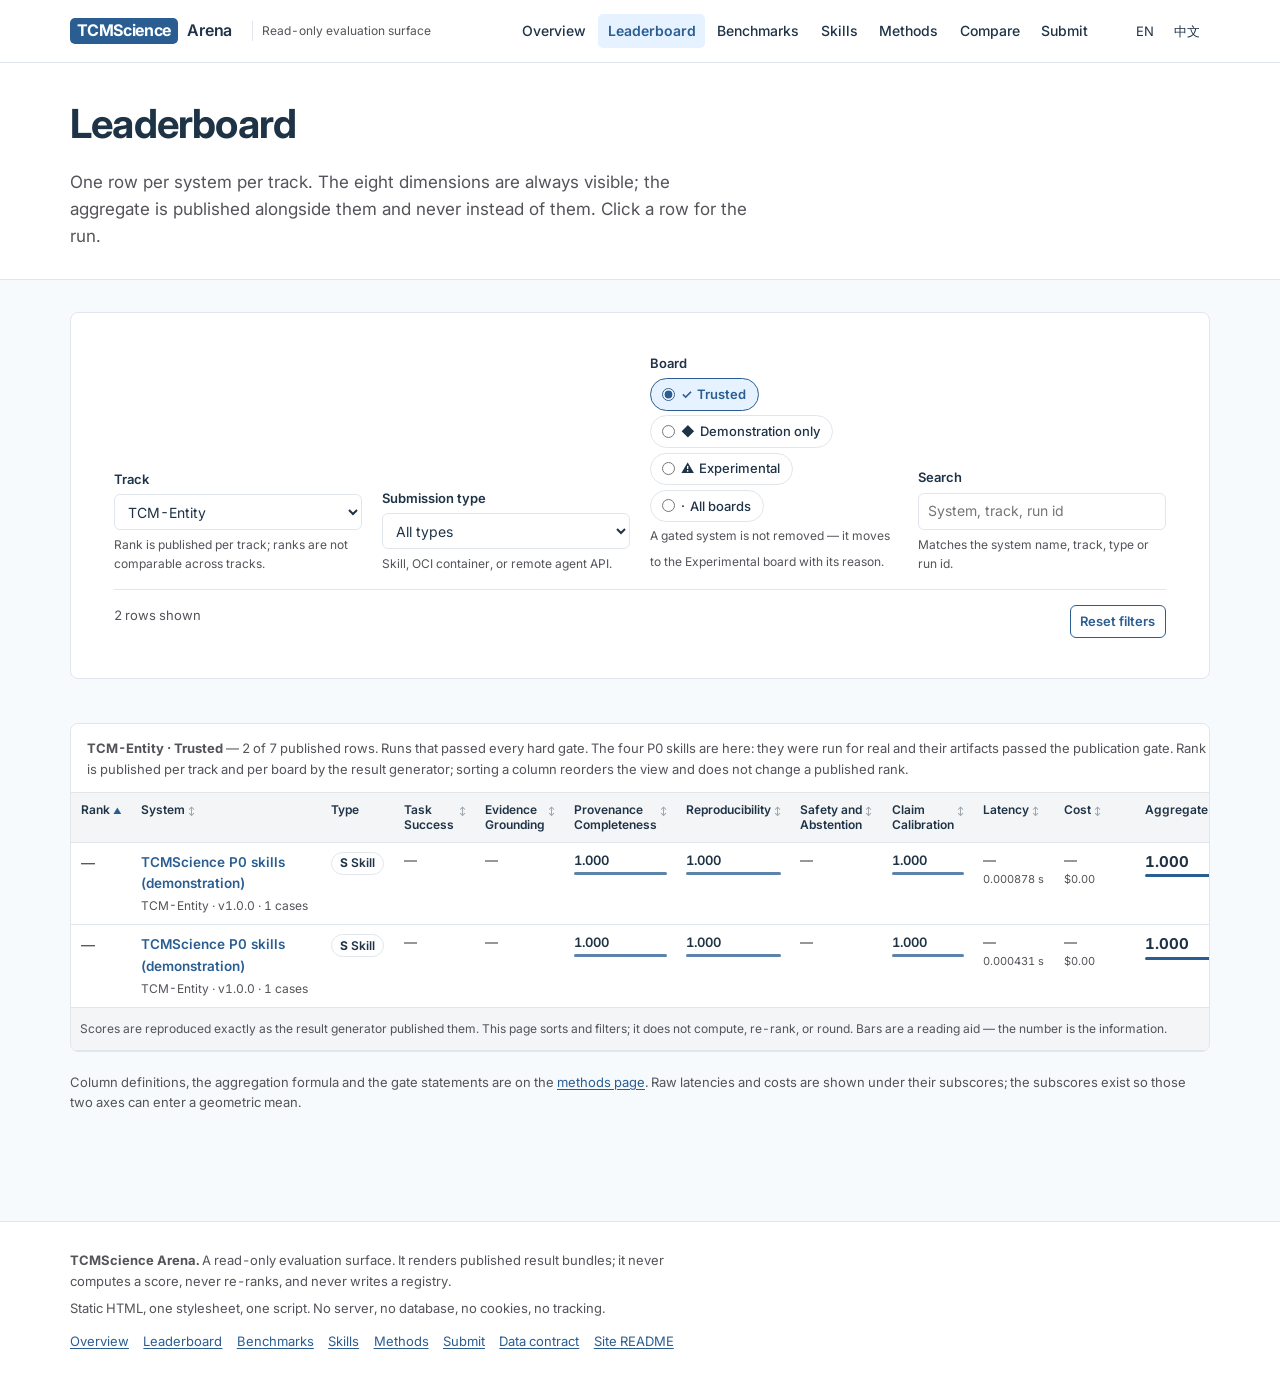
<file: arena/web/leaderboard.html>
<!DOCTYPE html>
<html lang="en" data-lang="en">
<head>
<meta charset="utf-8">
<meta name="viewport" content="width=device-width, initial-scale=1">
<title>Leaderboard 排行榜 — TCMScience Arena</title>
<meta name="description" content="Published TCMScience Arena results by track, with all eight score dimensions decomposed and hard-gated systems shown on the Experimental board.">
<link rel="preconnect" href="https://fonts.googleapis.com">
<link rel="preconnect" href="https://fonts.gstatic.com" crossorigin>
<link rel="stylesheet" href="https://fonts.googleapis.com/css2?family=Inter:wght@300;400;500;600;700&display=swap">
<link rel="stylesheet" href="assets/style.css">
</head>
<body data-page="leaderboard">
<a class="skip-link" href="#main"><span data-en>Skip to content</span><span data-zh>跳到正文</span></a>

<header class="site-header">
  <div class="wrap site-header__inner">
    <a class="brand" href="index.html">
      <span class="brand__mark">TCMScience</span>
      <span class="brand__name">Arena</span>
    </a>
    <span class="brand__sub"><span data-en>Read-only evaluation surface</span><span data-zh>只读评测平台</span></span>
    <nav class="nav" aria-label="Primary">
      <ul class="nav__list">
        <li><a class="nav__link" href="index.html"><span data-en>Overview</span><span data-zh>总览</span></a></li>
        <li><a class="nav__link" href="leaderboard.html" aria-current="page"><span data-en>Leaderboard</span><span data-zh>排行榜</span></a></li>
        <li><a class="nav__link" href="benchmarks.html"><span data-en>Benchmarks</span><span data-zh>基准</span></a></li>
        <li><a class="nav__link" href="skills.html"><span data-en>Skills</span><span data-zh>技能</span></a></li>
        <li><a class="nav__link" href="methods.html"><span data-en>Methods</span><span data-zh>方法</span></a></li>
        <li><a class="nav__link" href="compare.html"><span data-en>Compare</span><span data-zh>对比</span></a></li>
        <li><a class="nav__link" href="submit.html"><span data-en>Submit</span><span data-zh>提交</span></a></li>
      </ul>
      <div class="lang-switch" role="group" aria-label="Language / 语言">
          <button type="button" data-lang="en" aria-pressed="true">EN</button>
          <button type="button" data-lang="zh" aria-pressed="false">中文</button>
        </div>
    </nav>
  </div>
</header>

<div id="data-banner" class="data-banner" hidden></div>

<main id="main">
  <div class="page-head">
    <div class="wrap">
      <h1><span data-en>Leaderboard</span><span data-zh>排行榜</span></h1>
      <p class="page-head__lede"><span data-en>
        One row per system per track. The eight dimensions are always visible; the aggregate is
        published alongside them and never instead of them. Click a row for the run.
      </span><span data-zh>每个系统、每条赛道一行。八项维度永远可见；综合分与它们一并发布，而绝不代替它们。点击一行即可查看该次运行。</span></p>
    </div>
  </div>

  <div class="wrap" id="leaderboard">

    <section class="section" aria-labelledby="filters-h">
      <h2 class="visually-hidden" id="filters-h"><span data-en>Filters</span><span data-zh>筛选</span></h2>
      <div class="card">
        <div class="card__body">
          <div class="filters">
            <div class="field">
              <label class="field__label" for="filter-track"><span data-en>Track</span><span data-zh>赛道</span></label>
              <select id="filter-track"></select>
              <span class="field__hint"><span data-en>Rank is published per track; ranks are not comparable across tracks.</span><span data-zh>排名按赛道分别发布；不同赛道之间的排名不可直接比较。</span></span>
            </div>
            <div class="field">
              <label class="field__label" for="filter-type"><span data-en>Submission type</span><span data-zh>提交方式</span></label>
              <select id="filter-type"></select>
              <span class="field__hint"><span data-en>Skill, OCI container, or remote agent API.</span><span data-zh>技能、OCI 容器，或远程 Agent API。</span></span>
            </div>
            <fieldset class="filters__group" id="filter-board-group">
              <legend><span data-en>Board</span><span data-zh>榜单</span></legend>
              <div class="filters__radios" id="filter-board"></div>
              <span class="field__hint"><span data-en>A gated system is not removed — it moves to the Experimental board with its reason.</span><span data-zh>被门槛拦下的系统不会被删除——它会连同原因移到「实验榜」。</span></span>
            </fieldset>
            <div class="field">
              <label class="field__label" for="filter-query"><span data-en>Search</span><span data-zh>搜索</span></label>
              <input type="search" id="filter-query" placeholder="System, track, run id" autocomplete="off">
              <span class="field__hint"><span data-en>Matches the system name, track, type or run id.</span><span data-zh>匹配系统名、赛道、类型或运行编号。</span></span>
            </div>
          </div>
          <div class="filters__footer">
            <p class="filters__count" id="filter-count" role="status" aria-live="polite"></p>
            <button class="btn btn--ghost btn--sm" type="button" id="reset-filters"><span data-en>Reset filters</span><span data-zh>重置筛选</span></button>
          </div>
        </div>
      </div>
    </section>

    <section class="section" aria-labelledby="board-h">
      <h2 class="visually-hidden" id="board-h"><span data-en>Results</span><span data-zh>结果</span></h2>

      <div class="table-scroll" tabindex="0" role="region" aria-label="Leaderboard results">
        <table class="data-table" id="leaderboard-table">
          <caption id="leaderboard-caption"></caption>
          <thead id="leaderboard-head"></thead>
          <tbody id="leaderboard-body"></tbody>
          <tfoot>
            <tr>
              <td colspan="12"><span data-en>
                Scores are reproduced exactly as the result generator published them. This page
                sorts and filters; it does not compute, re-rank, or round. Bars are a reading aid —
                the number is the information.
              </span><span data-zh>分数按结果生成器发布的原样复现。本页只做排序与筛选；它不计算、不重新排名、也不做四舍五入。条形只是阅读辅助——数字本身才是信息。</span></td>
            </tr>
          </tfoot>
        </table>
      </div>

      <div id="blocked-notes" style="margin-top:1.25rem"></div>

      <p class="small muted" style="margin-top:1rem" data-en>
        Column definitions, the aggregation formula and the gate statements are on the
        <a href="methods.html">methods page</a>. Raw latencies and costs are shown under their
        subscores; the subscores exist so those two axes can enter a geometric mean.
      </p>
      <p class="small muted" style="margin-top:1rem" data-zh>
        各列定义、聚合公式与门槛说明见<a href="methods.html">方法页</a>。原始延迟与成本显示在各自子分数之下；子分数的存在，是为了让这两条轴能进入几何平均。
      </p>
    </section>

  </div>
</main>

<footer class="site-footer">
  <div class="wrap">
    <p><span data-en>
      <strong>TCMScience Arena.</strong> A read-only evaluation surface. It renders published
      result bundles; it never computes a score, never re-ranks, and never writes a registry.
    </span><span data-zh>只读评测平台。它渲染已发布的结果包；从不计算分数、从不重新排名、也从不向任何注册表写入。</span></p>
    <p>
      <span data-en>Static HTML, one stylesheet, one script. No server, no database, no cookies, no tracking.</span><span data-zh>纯静态 HTML，一个样式表、一个脚本。无服务器、无数据库、无 Cookie、无追踪。</span>
    </p>
    <ul class="site-footer__links">
      <li><a href="index.html"><span data-en>Overview</span><span data-zh>总览</span></a></li>
      <li><a href="leaderboard.html"><span data-en>Leaderboard</span><span data-zh>排行榜</span></a></li>
      <li><a href="benchmarks.html"><span data-en>Benchmarks</span><span data-zh>基准</span></a></li>
      <li><a href="skills.html"><span data-en>Skills</span><span data-zh>技能</span></a></li>
      <li><a href="methods.html"><span data-en>Methods</span><span data-zh>方法</span></a></li>
      <li><a href="submit.html"><span data-en>Submit</span><span data-zh>提交</span></a></li>
      <li><a href="data/README.md"><span data-en>Data contract</span><span data-zh>数据契约</span></a></li>
      <li><a href="README.md"><span data-en>Site README</span><span data-zh>站点 README</span></a></li>
    </ul>
  </div>
</footer>

<script src="assets/fallback-data.js" defer></script>
<script src="assets/app.js" defer></script>
</body>
</html>
</file>
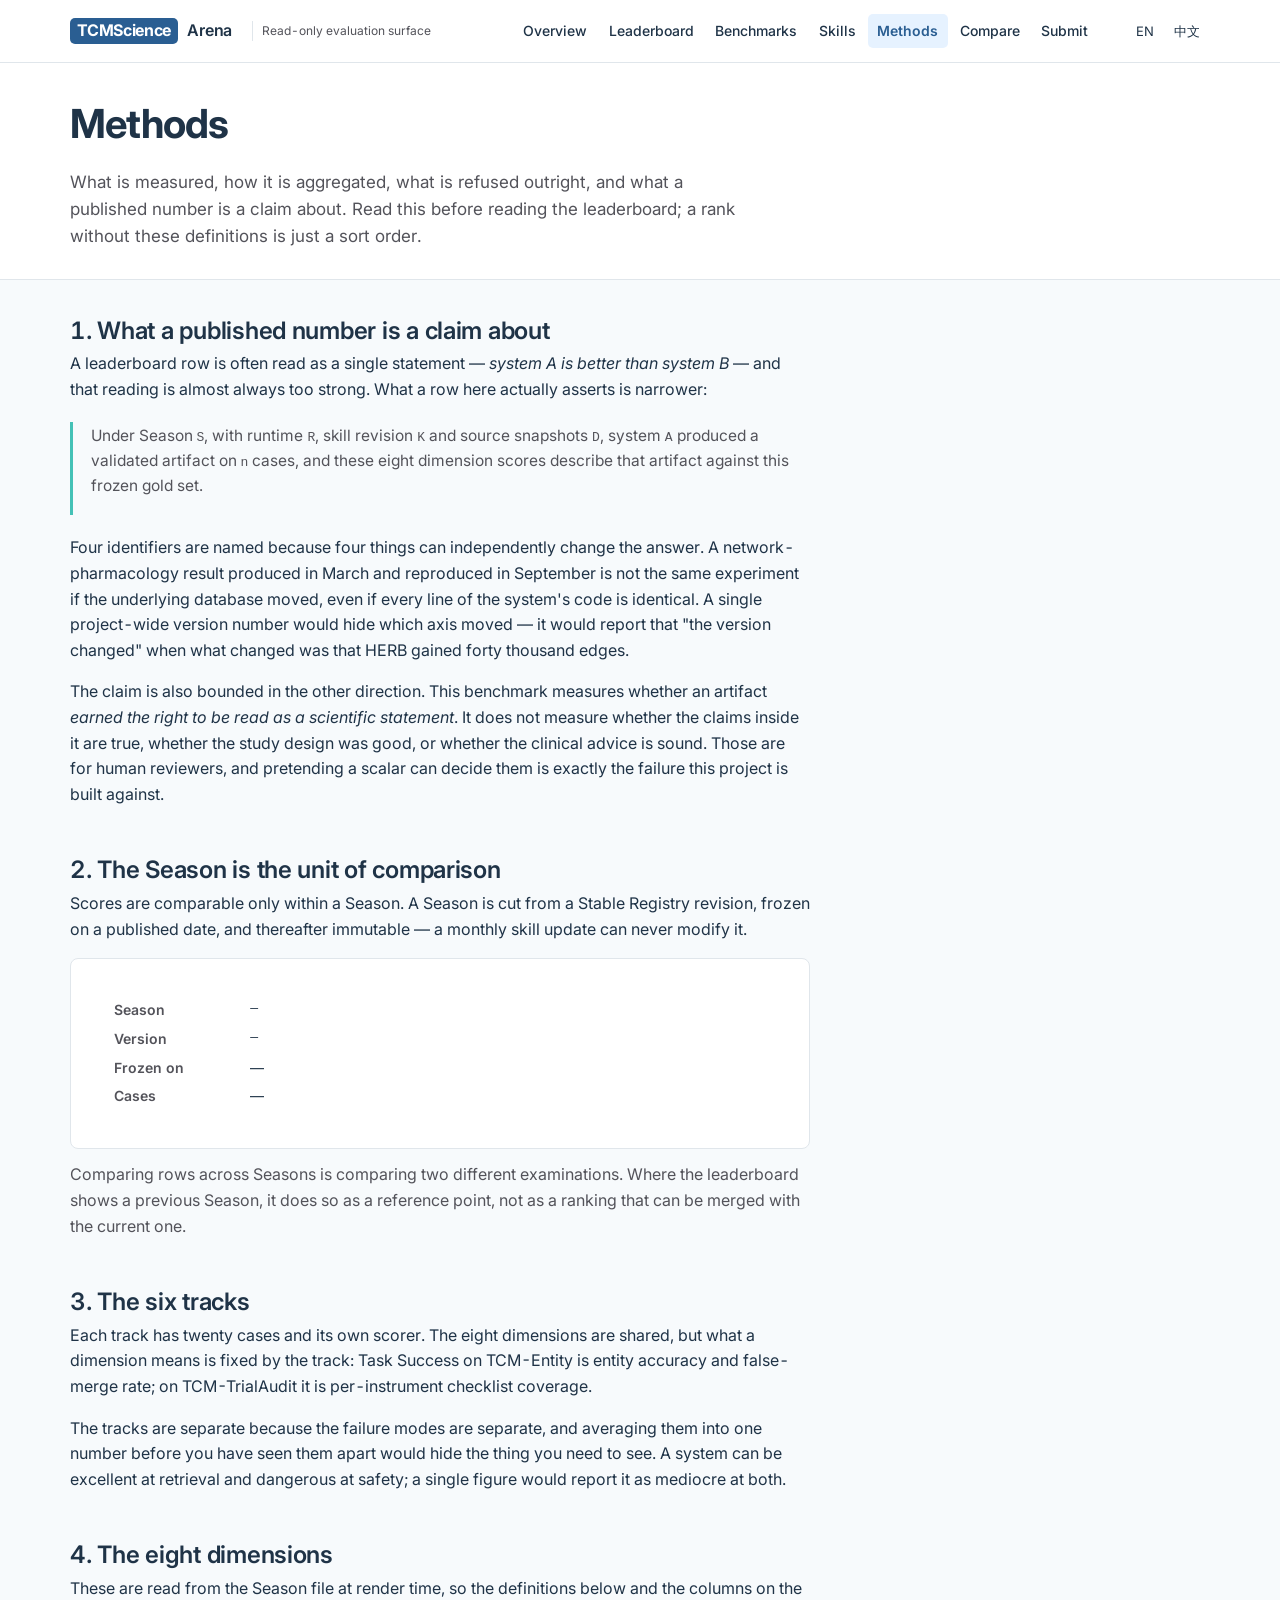
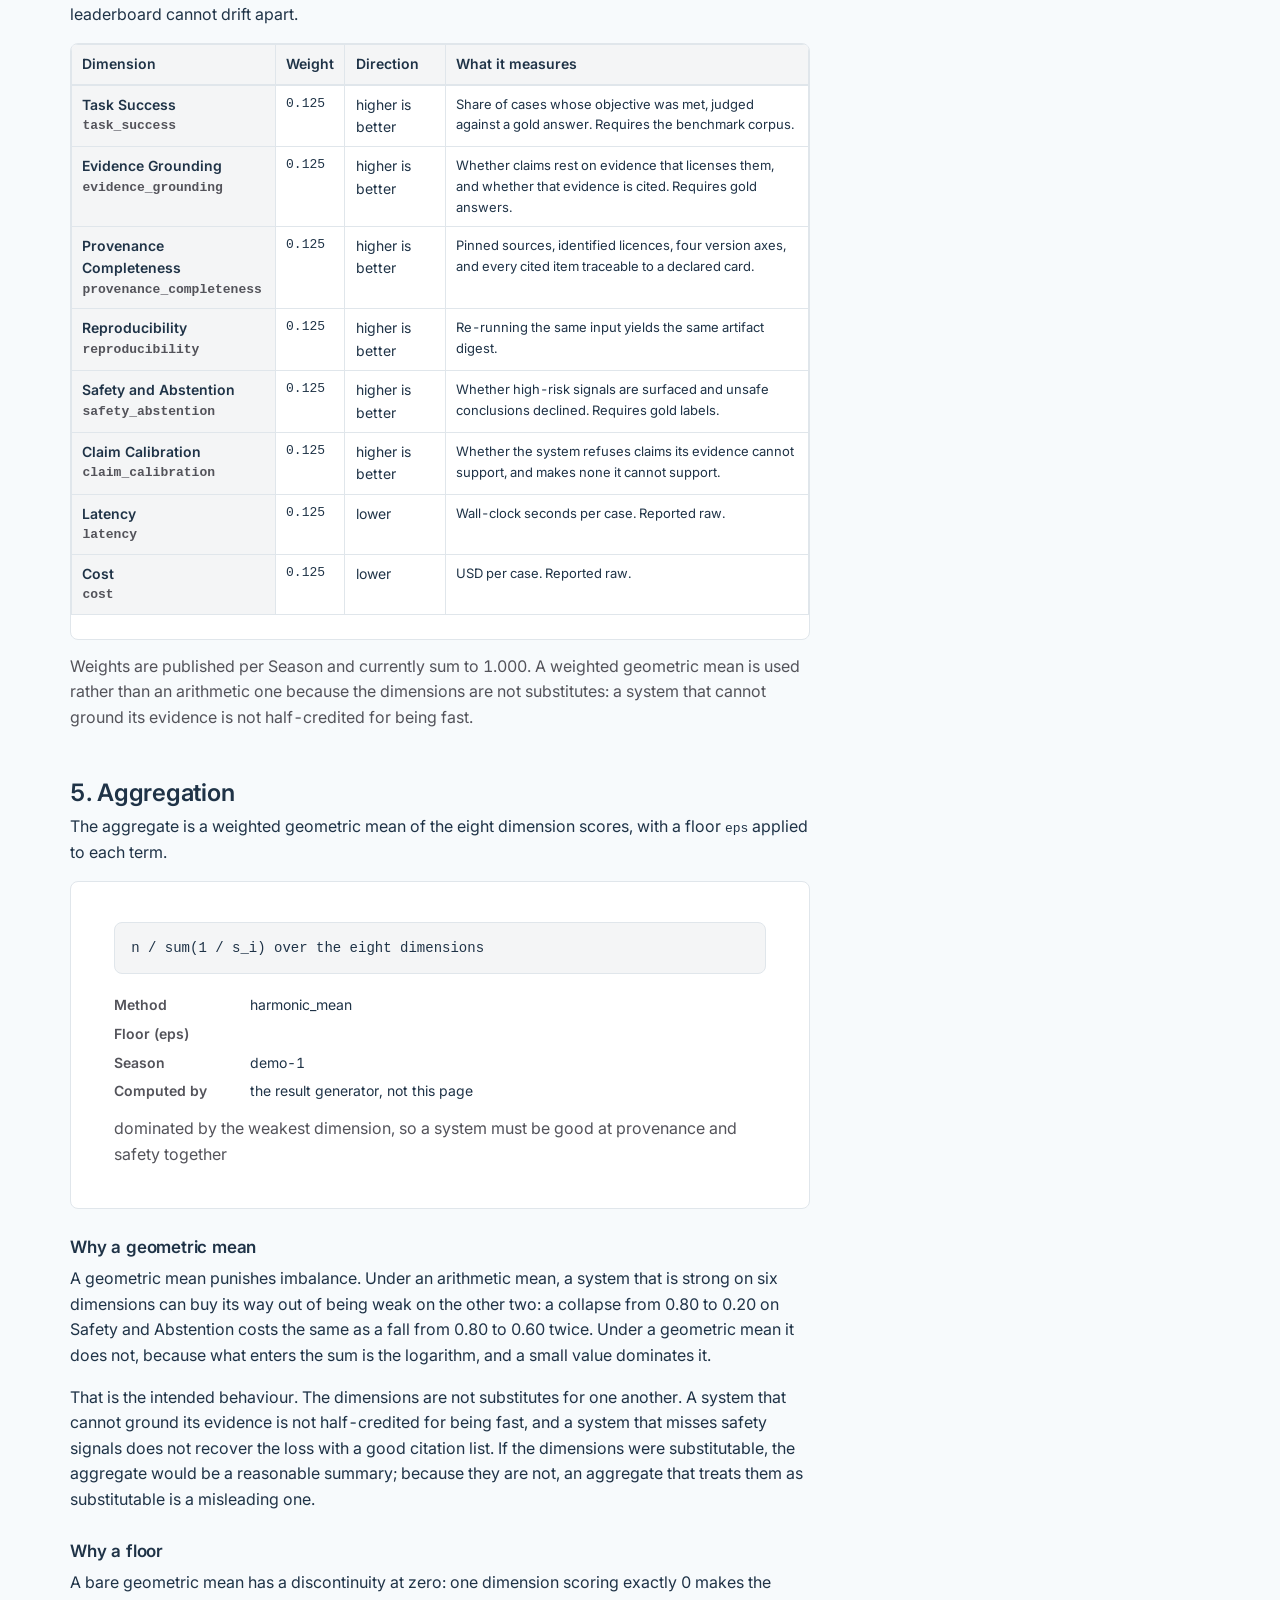
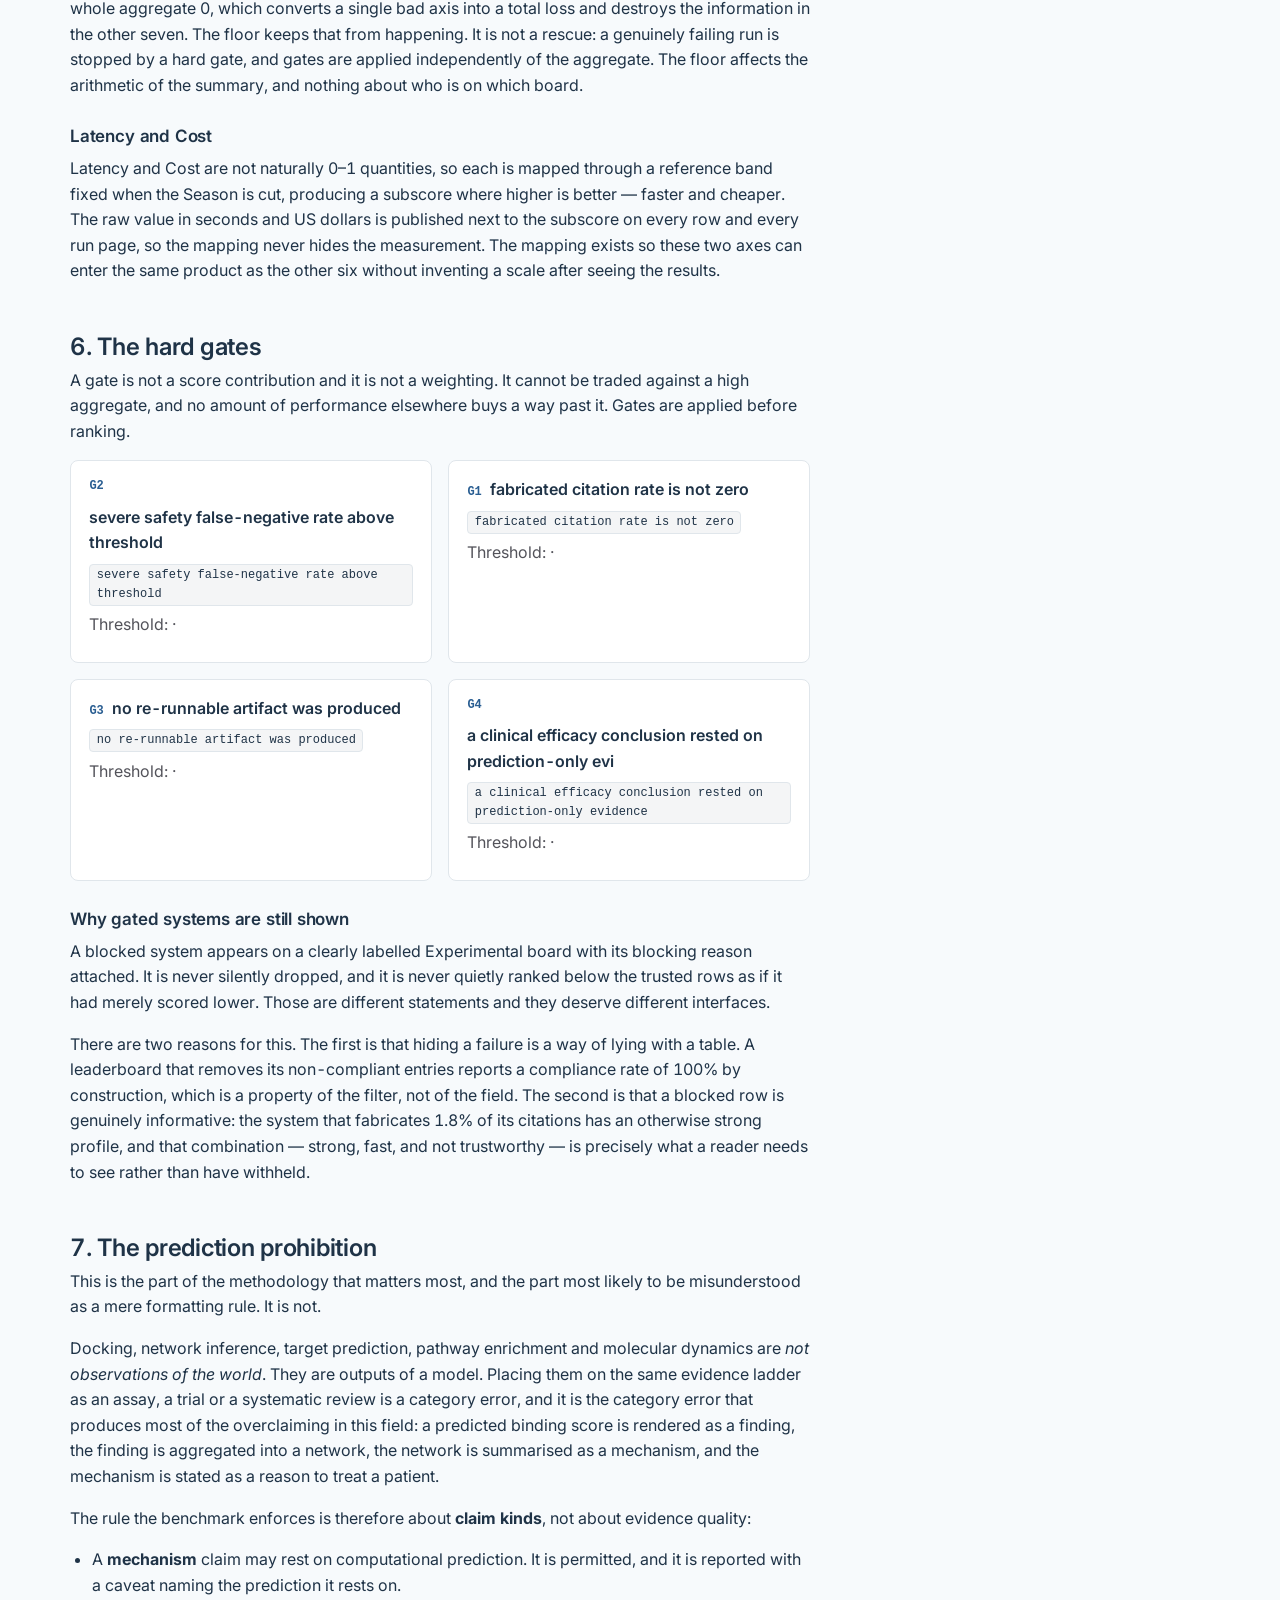
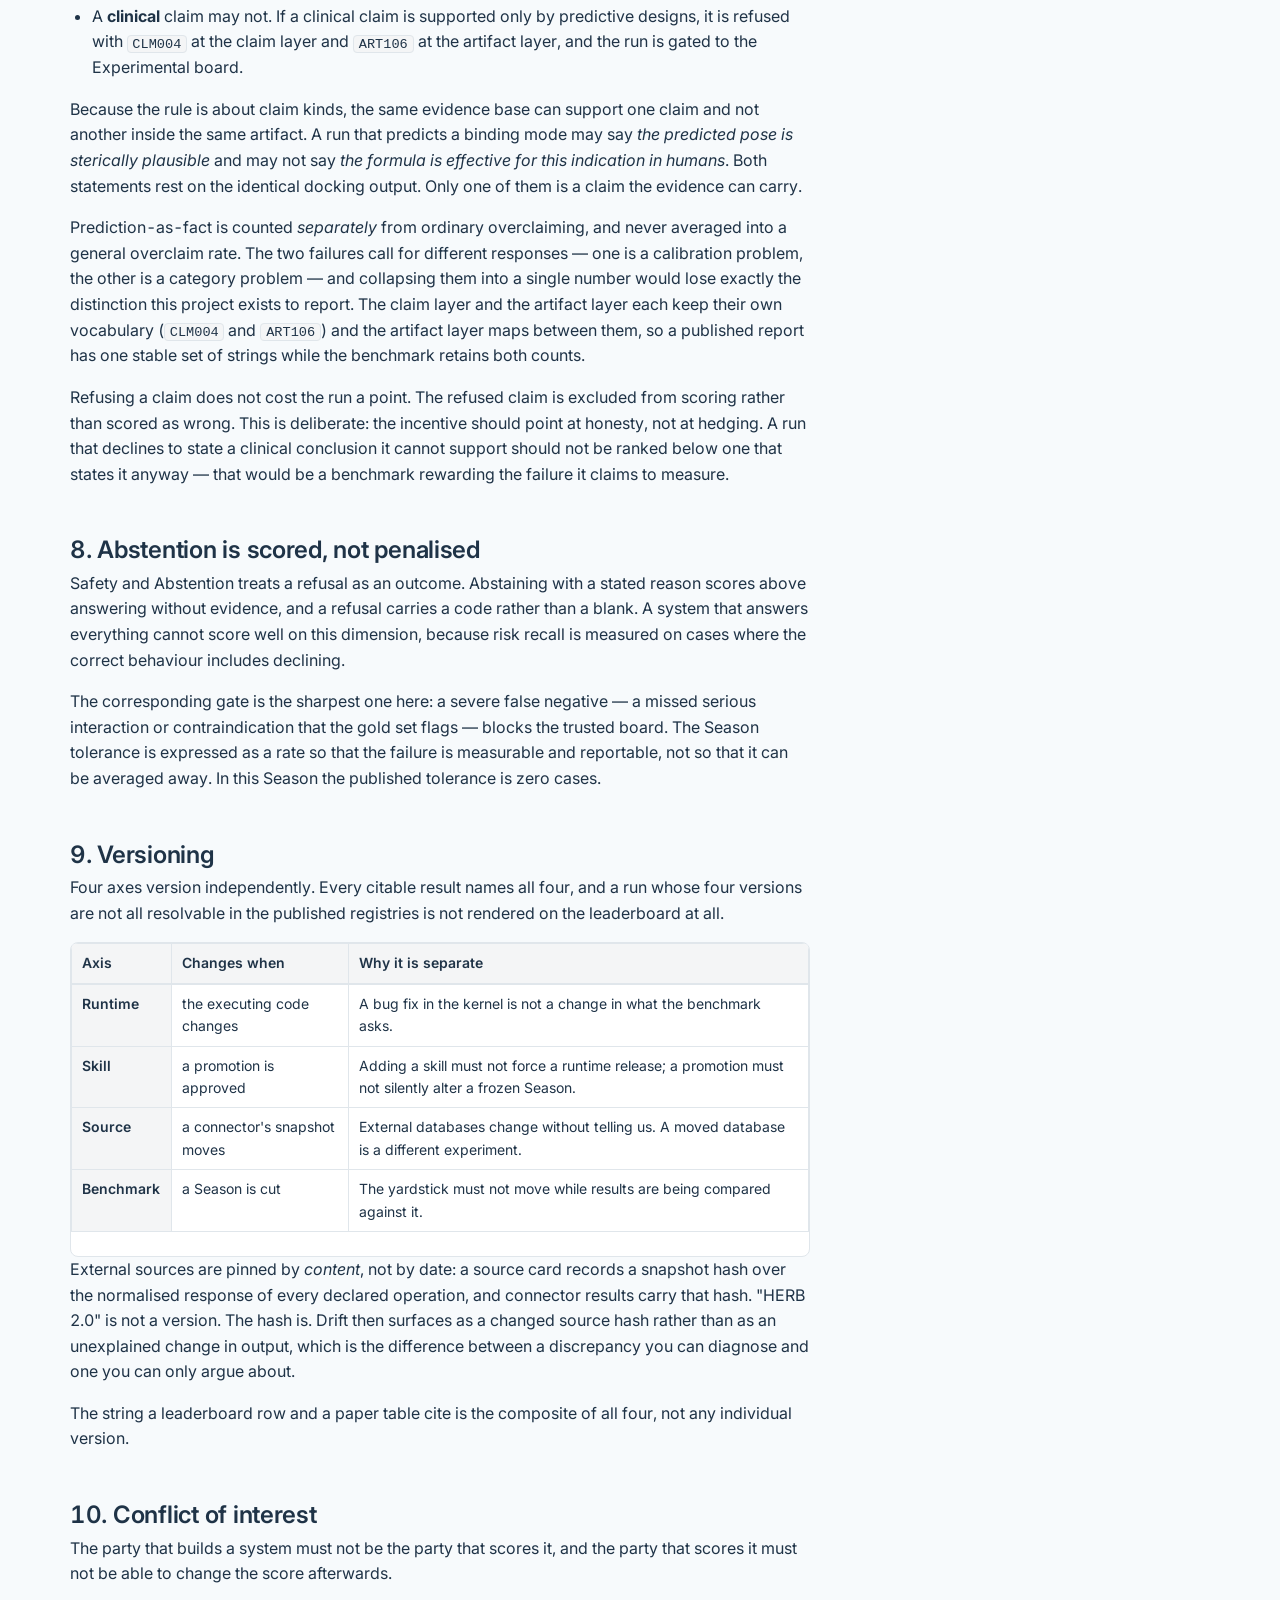
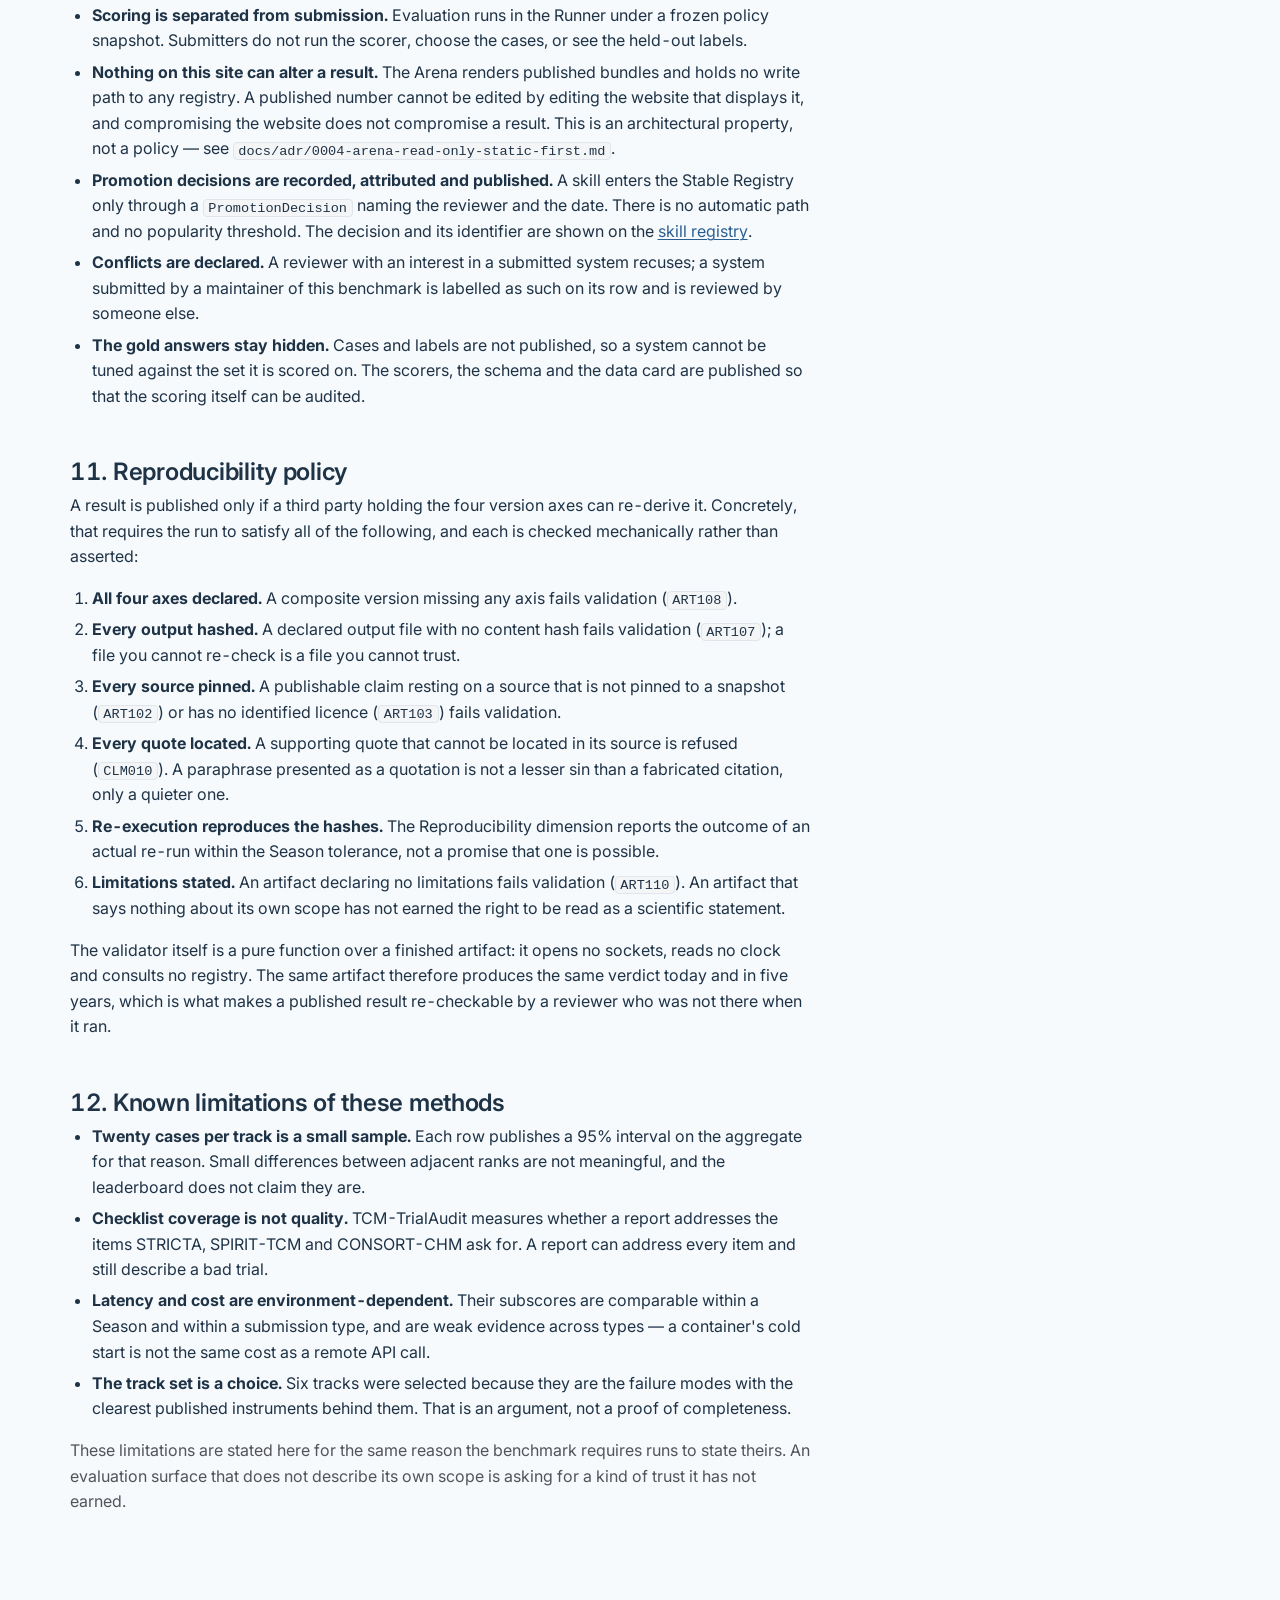
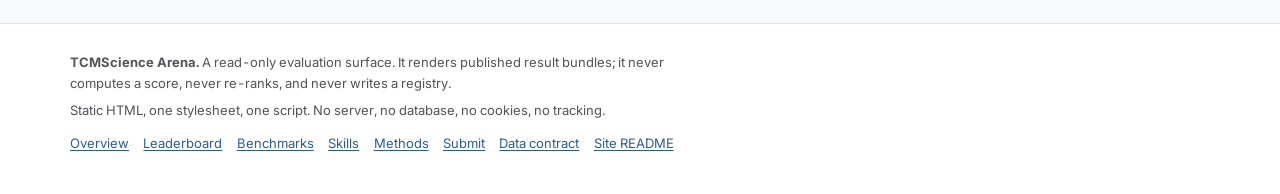
<file: arena/web/methods.html>
<!DOCTYPE html>
<html lang="en" data-lang="en">
<head>
<meta charset="utf-8">
<meta name="viewport" content="width=device-width, initial-scale=1">
<title>Methods 方法 — TCMScience Arena</title>
<meta name="description" content="How TCMScience Arena scores: the eight dimensions, the geometric-mean aggregation, the four hard gates, the prediction prohibition, conflict of interest and the reproducibility policy.">
<link rel="preconnect" href="https://fonts.googleapis.com">
<link rel="preconnect" href="https://fonts.gstatic.com" crossorigin>
<link rel="stylesheet" href="https://fonts.googleapis.com/css2?family=Inter:wght@300;400;500;600;700&display=swap">
<link rel="stylesheet" href="assets/style.css">
</head>
<body data-page="methods">
<a class="skip-link" href="#main"><span data-en>Skip to content</span><span data-zh>跳到正文</span></a>

<header class="site-header">
  <div class="wrap site-header__inner">
    <a class="brand" href="index.html">
      <span class="brand__mark">TCMScience</span>
      <span class="brand__name">Arena</span>
    </a>
    <span class="brand__sub"><span data-en>Read-only evaluation surface</span><span data-zh>只读评测平台</span></span>
    <nav class="nav" aria-label="Primary">
      <ul class="nav__list">
        <li><a class="nav__link" href="index.html"><span data-en>Overview</span><span data-zh>总览</span></a></li>
        <li><a class="nav__link" href="leaderboard.html"><span data-en>Leaderboard</span><span data-zh>排行榜</span></a></li>
        <li><a class="nav__link" href="benchmarks.html"><span data-en>Benchmarks</span><span data-zh>基准</span></a></li>
        <li><a class="nav__link" href="skills.html"><span data-en>Skills</span><span data-zh>技能</span></a></li>
        <li><a class="nav__link" href="methods.html" aria-current="page"><span data-en>Methods</span><span data-zh>方法</span></a></li>
        <li><a class="nav__link" href="compare.html"><span data-en>Compare</span><span data-zh>对比</span></a></li>
        <li><a class="nav__link" href="submit.html"><span data-en>Submit</span><span data-zh>提交</span></a></li>
      </ul>
      <div class="lang-switch" role="group" aria-label="Language / 语言">
          <button type="button" data-lang="en" aria-pressed="true">EN</button>
          <button type="button" data-lang="zh" aria-pressed="false">中文</button>
        </div>
    </nav>
  </div>
</header>

<div id="data-banner" class="data-banner" hidden></div>

<main id="main">
  <div class="page-head">
    <div class="wrap">
      <h1><span data-en>Methods</span><span data-zh>方法</span></h1>
      <p class="page-head__lede"><span data-en>
        What is measured, how it is aggregated, what is refused outright, and what a published
        number is a claim about. Read this before reading the leaderboard; a rank without these
        definitions is just a sort order.
      </span><span data-zh>测的是什么、如何聚合、什么被直接拒绝，以及一个已发布的数字究竟在断言什么。读排行榜之前先读这里；没有这些定义的排名，只是一个排序结果。</span></p>
    </div>
  </div>

  <div class="wrap" id="methods-data">
    <div class="prose">

      <section class="section" aria-labelledby="m-claim-h">
        <h2 id="m-claim-h"><span data-en>1. What a published number is a claim about</span><span data-zh>一、一个已发布的数字在断言什么</span></h2>
        <p><span data-en>
          A leaderboard row is often read as a single statement — <em>system A is better than
          system B</em> — and that reading is almost always too strong. What a row here actually
          asserts is narrower:
        </span><span data-zh>排行榜里的一行，常常被读成一句单一的断言——<em>系统 A 比系统 B 好</em>——而这种读法几乎总是过强。这里的一行实际断言的东西要窄得多：</span></p>
        <blockquote>
          <p data-en>
            Under Season <span class="mono">S</span>, with runtime <span class="mono">R</span>,
            skill revision <span class="mono">K</span> and source snapshots <span class="mono">D</span>,
            system <span class="mono">A</span> produced a validated artifact on
            <span class="mono">n</span> cases, and these eight dimension scores describe that
            artifact against this frozen gold set.
          </p>
          <p data-zh>在赛季 <span class="mono">S</span> 下，运行时为 <span class="mono">R</span>、技能修订为 <span class="mono">K</span>、来源快照为 <span class="mono">D</span>，系统 <span class="mono">A</span> 在 <span class="mono">n</span> 道题上产出了一个通过验证的 artifact：这八项维度分数，刻画的正是该 artifact 相对于这套冻结的黄金答案集的表现。</p>
        </blockquote>
        <p><span data-en>
          Four identifiers are named because four things can independently change the answer.
          A network-pharmacology result produced in March and reproduced in September is not the
          same experiment if the underlying database moved, even if every line of the system's
          code is identical. A single project-wide version number would hide which axis moved — it
          would report that "the version changed" when what changed was that HERB gained forty
          thousand edges.
        </span><span data-zh>之所以要写明四个标识符，是因为有四件事可以各自独立地改变答案。一个在三月产出、在九月复现的网络药理学（network pharmacology, NP）结果，如果底层数据库移动过，那就不是同一个实验——哪怕系统代码的每一行都完全相同。用一个项目级的版本号会掩盖究竟是哪条轴动了：它会在报告「版本变了」，而实际发生的是 HERB 多了四万条边。</span></p>
        <p><span data-en>
          The claim is also bounded in the other direction. This benchmark measures whether an
          artifact <em>earned the right to be read as a scientific statement</em>. It does not
          measure whether the claims inside it are true, whether the study design was good, or
          whether the clinical advice is sound. Those are for human reviewers, and pretending a
          scalar can decide them is exactly the failure this project is built against.
        </span><span data-zh>这个断言在另一个方向上同样有边界。本基准测量的是一个 artifact <em>是否赢得了被当作科学陈述来阅读的资格</em>。它不测量其中的主张是否为真、研究设计是否良好、临床建议是否可靠。那些留给人类审阅者；假装一个标量能裁定它们，恰恰是本项目要对抗的那种失败。</span></p>
      </section>

      <section class="section" aria-labelledby="m-season-h">
        <h2 id="m-season-h"><span data-en>2. The Season is the unit of comparison</span><span data-zh>二、赛季（Season）是比较的单位</span></h2>
        <p><span data-en>
          Scores are comparable only within a Season. A Season is cut from a Stable Registry
          revision, frozen on a published date, and thereafter immutable — a monthly skill update
          can never modify it.
        </span><span data-zh>分数只在同一个赛季（Season）内可比。一个赛季从某个稳定注册表（Stable Registry）修订版中切出，在公布的日期冻结，此后不可更改——月度技能更新永远不能改动它。</span></p>
        <div class="card"><div class="card__body" id="methods-season"></div></div>
        <p class="small muted" style="margin-top:0.85rem"><span data-en>
          Comparing rows across Seasons is comparing two different examinations. Where the
          leaderboard shows a previous Season, it does so as a reference point, not as a
          ranking that can be merged with the current one.
        </span><span data-zh>跨赛季比较行，等于比较两场不同的考试。排行榜在显示上一个赛季时，是把它当作参照点，而不是当作一个可以与当季合并的排名。</span></p>
      </section>

      <section class="section" aria-labelledby="m-tracks-h">
        <h2 id="m-tracks-h"><span data-en>3. The six tracks</span><span data-zh>三、六条赛道</span></h2>
        <p><span data-en>
          Each track has twenty cases and its own scorer. The eight dimensions are shared, but what
          a dimension means is fixed by the track: Task Success on TCM-Entity is entity accuracy
          and false-merge rate; on TCM-TrialAudit it is per-instrument checklist coverage.
        </span><span data-zh>每条赛道有二十道题，并配有自己的评分器。八项维度是共用的，但一项维度的含义由赛道决定：在 TCM-Entity 上，任务成功率指的是实体准确率与错误合并率；在 TCM-TrialAudit 上，则是对每份量表清单的覆盖度。</span></p>
        <p><span data-en>
          The tracks are separate because the failure modes are separate, and averaging them into
          one number before you have seen them apart would hide the thing you need to see. A
          system can be excellent at retrieval and dangerous at safety; a single figure would
          report it as mediocre at both.
        </span><span data-zh>赛道分开，是因为失败模式本就分开；在你还没把它们分开看过之前就把它们平均成一个数字，会掩盖你正需要看见的东西。一个系统可以在检索上很出色、在安全上很危险；一个单一数字会把两者都报成平庸。</span></p>
      </section>

      <section class="section" aria-labelledby="m-dims-h">
        <h2 id="m-dims-h"><span data-en>4. The eight dimensions</span><span data-zh>四、八项维度</span></h2>
        <p><span data-en>
          These are read from the Season file at render time, so the definitions below and the
          columns on the leaderboard cannot drift apart.
        </span><span data-zh>这些定义在渲染时从赛季文件读取，所以下面的定义与排行榜上的列不会各自漂移。</span></p>
        <div class="table-scroll" tabindex="0" role="region" aria-label="Score dimensions">
          <table>
            <caption class="visually-hidden"><span data-en>The eight score dimensions, their weights, direction and definitions</span><span data-zh>八项评分维度、各自的权重、方向与定义</span></caption>
            <thead>
              <tr>
                <th scope="col"><span data-en>Dimension</span><span data-zh>维度</span></th>
                <th scope="col" class="col-num"><span data-en>Weight</span><span data-zh>权重</span></th>
                <th scope="col"><span data-en>Direction</span><span data-zh>方向</span></th>
                <th scope="col"><span data-en>What it measures</span><span data-zh>它测量什么</span></th>
              </tr>
            </thead>
            <tbody id="methods-dimensions"></tbody>
          </table>
        </div>
        <p class="small muted" id="methods-weights-note" style="margin-top:0.85rem"></p>
      </section>

      <section class="section" aria-labelledby="m-agg-h">
        <h2 id="m-agg-h"><span data-en>5. Aggregation</span><span data-zh>五、聚合</span></h2>
        <p data-en>
          The aggregate is a weighted geometric mean of the eight dimension scores, with a floor
          <span class="mono">eps</span> applied to each term.
        </p>
        <p data-zh>综合分是八项维度分数的加权几何平均，每一项都施加一个下界 <span class="mono">eps</span>。</p>
        <div class="card"><div class="card__body" id="methods-aggregation"></div></div>

        <h3><span data-en>Why a geometric mean</span><span data-zh>为什么用几何平均</span></h3>
        <p><span data-en>
          A geometric mean punishes imbalance. Under an arithmetic mean, a system that is strong
          on six dimensions can buy its way out of being weak on the other two: a collapse from
          0.80 to 0.20 on Safety and Abstention costs the same as a fall from 0.80 to 0.60 twice.
          Under a geometric mean it does not, because what enters the sum is the logarithm, and a
          small value dominates it.
        </span><span data-zh>几何平均惩罚失衡。在算术平均下，一个在六项维度上很强的系统，可以为自己的另外两项弱「花钱买通」：安全与弃权从 0.80 崩到 0.20，与从 0.80 掉到 0.60 发生两次，代价相同。在几何平均下则不然，因为进入求和的是对数，而一个小值会主导它。</span></p>
        <p><span data-en>
          That is the intended behaviour. The dimensions are not substitutes for one another. A
          system that cannot ground its evidence is not half-credited for being fast, and a system
          that misses safety signals does not recover the loss with a good citation list. If the
          dimensions were substitutable, the aggregate would be a reasonable summary; because they
          are not, an aggregate that treats them as substitutable is a misleading one.
        </span><span data-zh>这正是设计意图。这些维度之间不可互相替代。一个无法为证据提供依据的系统，不会因为跑得快就得到一半的认可；一个漏掉安全信号的系统，也不会靠一份漂亮的引文列表把损失补回来。如果各项维度可以互相替代，综合分会是一个合理的概括；正因为它们不能互相替代，一个把它们当作可替代的综合分才是误导性的。</span></p>

        <h3><span data-en>Why a floor</span><span data-zh>为什么要有下界</span></h3>
        <p><span data-en>
          A bare geometric mean has a discontinuity at zero: one dimension scoring exactly 0 makes
          the whole aggregate 0, which converts a single bad axis into a total loss and destroys
          the information in the other seven. The floor keeps that from happening. It is not a
          rescue: a genuinely failing run is stopped by a hard gate, and gates are applied
          independently of the aggregate. The floor affects the arithmetic of the summary, and
          nothing about who is on which board.
        </span><span data-zh>裸的几何平均在零点处不连续：某一项维度正好得 0，整个综合分就是 0，这把一条坏轴变成全盘损失，也毁掉了另外七项所携带的信息。下界就是为了防止这件事发生。它不是抢救：真正失败的运行由硬门槛拦下，而门槛的施加与综合分无关。下界影响的是这个概括的算术，与谁上哪个榜单毫无关系。</span></p>

        <h3><span data-en>Latency and Cost</span><span data-zh>延迟与成本</span></h3>
        <p><span data-en>
          Latency and Cost are not naturally 0–1 quantities, so each is mapped through a reference
          band fixed when the Season is cut, producing a subscore where higher is better — faster
          and cheaper. The raw value in seconds and US dollars is published next to the subscore on
          every row and every run page, so the mapping never hides the measurement. The mapping
          exists so these two axes can enter the same product as the other six without inventing a
          scale after seeing the results.
        </span><span data-zh>延迟与成本本身并不是 0–1 量纲，所以各自要通过一个在赛季切出时固定的参考区间做映射，得到「越高越好」的子分数——越快、越便宜越好。以秒和美元计的原始值，会发布在每一行和每一个运行页的子分数旁边，因此这个映射永远不会把测量本身藏起来。映射的存在，是为了让这两条轴能与其他六项进入同一个乘积，而不必在看到结果之后再临时发明一个标度。</span></p>
      </section>

      <section class="section" aria-labelledby="m-gates-h">
        <h2 id="m-gates-h"><span data-en>6. The hard gates</span><span data-zh>六、硬门槛</span></h2>
        <p><span data-en>
          A gate is not a score contribution and it is not a weighting. It cannot be traded against
          a high aggregate, and no amount of performance elsewhere buys a way past it. Gates are
          applied before ranking.
        </span><span data-zh>门槛不是分数贡献，也不是权重。它不能拿高综合分来交换，别处再好的表现也买不到越过它的路。门槛在排名之前施加。</span></p>
        <div class="grid grid--2" id="methods-gates"></div>

        <h3><span data-en>Why gated systems are still shown</span><span data-zh>为什么被门槛拦下的系统仍然显示</span></h3>
        <p><span data-en>
          A blocked system appears on a clearly labelled Experimental board with its blocking
          reason attached. It is never silently dropped, and it is never quietly ranked below the
          trusted rows as if it had merely scored lower. Those are different statements and they
          deserve different interfaces.
        </span><span data-zh>被拦下的系统会出现在一个明确标注的实验榜上，并附上拦截原因。它绝不会被悄悄丢掉，也绝不会被悄悄排在可信行之下、仿佛它只是分数低了一点。这是两个不同的陈述，理应有不同的界面。</span></p>
        <p><span data-en>
          There are two reasons for this. The first is that hiding a failure is a way of lying with
          a table. A leaderboard that removes its non-compliant entries reports a compliance rate
          of 100% by construction, which is a property of the filter, not of the field. The second
          is that a blocked row is genuinely informative: the system that fabricates 1.8% of its
          citations has an otherwise strong profile, and that combination — strong, fast, and not
          trustworthy — is precisely what a reader needs to see rather than have withheld.
        </span><span data-zh>这么做有两个理由。第一，把失败藏起来，就是用表格撒谎。一个把不合规条目移走的排行榜，其合规率按构造就是 100%——那是筛选器的属性，不是这个领域的属性。第二，一条被拦下的行确实有信息量：那个伪造了 1.8% 引文的系统，其余画像其实很强，而「强、快、却不可信」这个组合，恰恰是读者需要看到的，而不是被隐去的。</span></p>
      </section>

      <section class="section" aria-labelledby="m-pred-h">
        <h2 id="m-pred-h"><span data-en>7. The prediction prohibition</span><span data-zh>七、预测禁令</span></h2>
        <p><span data-en>
          This is the part of the methodology that matters most, and the part most likely to be
          misunderstood as a mere formatting rule. It is not.
        </span><span data-zh>这是整套方法中最要紧的部分，也最容易被误解为一条纯粹的排版规则。它不是。</span></p>
        <p><span data-en>
          Docking, network inference, target prediction, pathway enrichment and molecular dynamics
          are <em>not observations of the world</em>. They are outputs of a model. Placing them on
          the same evidence ladder as an assay, a trial or a systematic review is a category
          error, and it is the category error that produces most of the overclaiming in this
          field: a predicted binding score is rendered as a finding, the finding is aggregated
          into a network, the network is summarised as a mechanism, and the mechanism is stated as
          a reason to treat a patient.
        </span><span data-zh>分子对接、网络推断、靶点预测、通路富集与分子动力学<em>不是对世界的观测</em>。它们是模型的输出。把它们与实验测定、临床试验或系统综述放在同一级证据阶梯上，是一个范畴错误；而正是这个范畴错误，制造了这个领域里大部分的过度声称：一个预测的结合分数被渲染成一项发现，发现被聚合成网络，网络被概括为机制，机制被陈述为治疗病人的理由。</span></p>
        <p><span data-en>
          The rule the benchmark enforces is therefore about <strong>claim kinds</strong>, not
          about evidence quality:
        </span><span data-zh>因此本基准执行的规则，针对的是<strong>主张种类</strong>，而不是证据质量：</span></p>
        <ul>
          <li><span data-en>
            A <strong>mechanism</strong> claim may rest on computational prediction. It is
            permitted, and it is reported with a caveat naming the prediction it rests on.
          </span><span data-zh>一条<strong>机制</strong>主张可以建立在计算预测之上。这是允许的，但报告时会附带一条说明，点明它所依据的预测。</span></li>
          <li><span data-en>
            A <strong>clinical</strong> claim may not. If a clinical claim is supported only by
            predictive designs, it is refused with <code>CLM004</code> at the claim layer and
            <code>ART106</code> at the artifact layer, and the run is gated to the Experimental
            board.
          </span><span data-zh>一条<strong>临床</strong>主张不可以。如果一条临床主张仅由预测性设计支撑，它会在主张层以 <code>CLM004</code>、在 artifact 层以 <code>ART106</code> 被拒绝，并且该次运行会被门槛送到实验榜。</span></li>
        </ul>
        <p><span data-en>
          Because the rule is about claim kinds, the same evidence base can support one claim and
          not another inside the same artifact. A run that predicts a binding mode may say
          <em>the predicted pose is sterically plausible</em> and may not say <em>the formula is
          effective for this indication in humans</em>. Both statements rest on the identical
          docking output. Only one of them is a claim the evidence can carry.
        </span><span data-zh>因为规则针对的是主张种类，同一份证据基础在同一个 artifact 内可以支撑一条主张、而不支撑另一条。一次预测了结合模式的运行可以说<em>所预测的构象在空间上是合理的</em>，但不可以说<em>该方剂对该适应症在人体中有效</em>。两个陈述都建立在同一份对接输出之上。只有其中一个，是证据承载得起的主张。</span></p>
        <p><span data-en>
          Prediction-as-fact is counted <em>separately</em> from ordinary overclaiming, and never
          averaged into a general overclaim rate. The two failures call for different responses —
          one is a calibration problem, the other is a category problem — and collapsing them into
          a single number would lose exactly the distinction this project exists to report. The
          claim layer and the artifact layer each keep their own vocabulary
          (<code>CLM004</code> and <code>ART106</code>) and the artifact layer maps between them,
          so a published report has one stable set of strings while the benchmark retains both
          counts.
        </span><span data-zh>把预测当作事实，是<em>单独</em>计数的，绝不并入一般的过度声称率去平均。这两类失败需要不同的应对——一个是校准问题，另一个是范畴问题——把它们压成一个数字，恰恰会丢掉本项目存在的意义所在的那个区分。主张层与 artifact 层各自保有自己的词汇表（<code>CLM004</code> 与 <code>ART106</code>），由 artifact 层在两者之间做映射，于是一份已发布的报告拥有一组稳定的字符串，而基准同时保留两个计数。</span></p>
        <p><span data-en>
          Refusing a claim does not cost the run a point. The refused claim is excluded from
          scoring rather than scored as wrong. This is deliberate: the incentive should point at
          honesty, not at hedging. A run that declines to state a clinical conclusion it cannot
          support should not be ranked below one that states it anyway — that would be a benchmark
          rewarding the failure it claims to measure.
        </span><span data-zh>拒绝一条主张，不会让这次运行丢分。被拒绝的主张是被排除在评分之外，而不是按答错计分。这是有意为之：激励应当指向诚实，而不是指向含糊其辞。一次运行拒绝陈述它支撑不起的临床结论，不应因此排在那个照说不误的运行之下——那会变成一个奖励它所声称要测量的那种失败的基准。</span></p>
      </section>

      <section class="section" aria-labelledby="m-abstain-h">
        <h2 id="m-abstain-h"><span data-en>8. Abstention is scored, not penalised</span><span data-zh>八、弃权计分，而非受罚</span></h2>
        <p><span data-en>
          Safety and Abstention treats a refusal as an outcome. Abstaining with a stated reason
          scores above answering without evidence, and a refusal carries a code rather than a
          blank. A system that answers everything cannot score well on this dimension, because
          risk recall is measured on cases where the correct behaviour includes declining.
        </span><span data-zh>安全与弃权把拒绝当作一种结果。带明确理由弃权，得分高于没有证据还作答；而拒绝会带一个代码，而不是一片空白。一个什么都回答的系统无法在这一维度上得高分，因为风险召回是在「正确行为包含拒绝」的那些题上测量的。</span></p>
        <p><span data-en>
          The corresponding gate is the sharpest one here: a severe false negative — a missed
          serious interaction or contraindication that the gold set flags — blocks the trusted
          board. The Season tolerance is expressed as a rate so that the failure is measurable and
          reportable, not so that it can be averaged away. In this Season the published tolerance
          is zero cases.
        </span><span data-zh>对应的门槛是这里最锋利的一条：一次严重的假阴性——漏掉了一个金标准集标记的严重相互作用或禁忌——会挡住可信榜。赛季容差用一个比率来表达，是为了让这种失败可测量、可上报，而不是为了让它能被平均掉。在本赛季，公布的容差是零例。</span></p>
      </section>

      <section class="section" aria-labelledby="m-versioning-h">
        <h2 id="m-versioning-h"><span data-en>9. Versioning</span><span data-zh>九、版本管理</span></h2>
        <p><span data-en>
          Four axes version independently. Every citable result names all four, and a run whose
          four versions are not all resolvable in the published registries is not rendered on the
          leaderboard at all.
        </span><span data-zh>四条轴各自独立地做版本管理。每一个可引用的结果都要写明全部四条；一次运行的四条版本若不能全部在已发布的注册表中解析出来，就根本不会在排行榜上渲染。</span></p>
        <div class="table-scroll" tabindex="0" role="region" aria-label="Version axes">
          <table>
            <caption class="visually-hidden"><span data-en>The four independently versioned axes</span><span data-zh>四条独立做版本管理的轴</span></caption>
            <thead>
              <tr><th scope="col"><span data-en>Axis</span><span data-zh>轴</span></th><th scope="col"><span data-en>Changes when</span><span data-zh>何时改变</span></th><th scope="col"><span data-en>Why it is separate</span><span data-zh>为什么分开</span></th></tr>
            </thead>
            <tbody>
              <tr>
                <th scope="row"><span data-en>Runtime</span><span data-zh>运行时</span></th>
                <td><span data-en>the executing code changes</span><span data-zh>执行的代码发生变化</span></td>
                <td><span data-en>A bug fix in the kernel is not a change in what the benchmark asks.</span><span data-zh>内核里修一个 bug，不等于基准提出的问题变了。</span></td>
              </tr>
              <tr>
                <th scope="row"><span data-en>Skill</span><span data-zh>技能</span></th>
                <td><span data-en>a promotion is approved</span><span data-zh>一次晋级被批准</span></td>
                <td><span data-en>Adding a skill must not force a runtime release; a promotion must not silently alter a frozen Season.</span><span data-zh>新增一个技能不应逼出一次运行时发布；一次晋级也不得静默改动已冻结的赛季。</span></td>
              </tr>
              <tr>
                <th scope="row"><span data-en>Source</span><span data-zh>来源</span></th>
                <td><span data-en>a connector's snapshot moves</span><span data-zh>连接器的快照发生移动</span></td>
                <td><span data-en>External databases change without telling us. A moved database is a different experiment.</span><span data-zh>外部数据库不会通知我们就改变。数据库移动了，就是另一个实验。</span></td>
              </tr>
              <tr>
                <th scope="row"><span data-en>Benchmark</span><span data-zh>基准</span></th>
                <td><span data-en>a Season is cut</span><span data-zh>一个赛季被切出</span></td>
                <td><span data-en>The yardstick must not move while results are being compared against it.</span><span data-zh>在被用来比较结果的时候，尺子不能动。</span></td>
              </tr>
            </tbody>
          </table>
        </div>
        <p><span data-en>
          External sources are pinned by <em>content</em>, not by date: a source card records a
          snapshot hash over the normalised response of every declared operation, and connector
          results carry that hash. "HERB 2.0" is not a version. The hash is. Drift then surfaces as
          a changed source hash rather than as an unexplained change in output, which is the
          difference between a discrepancy you can diagnose and one you can only argue about.
        </span><span data-zh>外部来源是按<em>内容</em>钉住的，不是按日期：一张来源卡（source card, SC）记录了对每个已声明操作的规范化响应计算出的快照哈希（snapshot hash），连接器的结果携带这个哈希。「HERB 2.0」不是一个版本，哈希才是。这样，漂移就会以来源哈希变化的形式浮出来，而不是表现为输出里一次无法解释的改动——这就是「你能诊断的差异」与「你只能与之争论的差异」之间的区别。</span></p>
        <p><span data-en>
          The string a leaderboard row and a paper table cite is the composite of all four, not
          any individual version.
        </span><span data-zh>排行榜的一行和论文表格所引用的那个字符串，是四条的复合，而不是其中任何单独一个版本。</span></p>
      </section>

      <section class="section" aria-labelledby="m-coi-h">
        <h2 id="m-coi-h"><span data-en>10. Conflict of interest</span><span data-zh>十、利益冲突</span></h2>
        <p><span data-en>
          The party that builds a system must not be the party that scores it, and the party that
          scores it must not be able to change the score afterwards.
        </span><span data-zh>构建系统的一方，不得是给它评分的一方；给它评分的一方，不得能在事后改动分数。</span></p>
        <ul>
          <li><span data-en>
            <strong>Scoring is separated from submission.</strong> Evaluation runs in the Runner
            under a frozen policy snapshot. Submitters do not run the scorer, choose the cases, or
            see the held-out labels.
          </span><span data-zh><strong>评分与提交分离。</strong>评测在 Runner 内、在冻结的策略快照下运行。提交者不运行评分器、不挑选题目，也看不到留出集的标签。</span></li>
          <li><span data-en>
            <strong>Nothing on this site can alter a result.</strong> The Arena renders published
            bundles and holds no write path to any registry. A published number cannot be edited by
            editing the website that displays it, and compromising the website does not compromise
            a result. This is an architectural property, not a policy — see
            <code>docs/adr/0004-arena-read-only-static-first.md</code>.
          </span><span data-zh><strong>本站上的任何东西都无法改动结果。</strong>Arena 渲染已发布的结果包，不持有通往任何注册表的写入路径。一个已发布的数字，无法通过编辑展示它的网站来改动；攻破网站也不等于攻破一个结果。这是一条架构属性，不是一项政策——见 <code>docs/adr/0004-arena-read-only-static-first.md</code>。</span></li>
          <li><span data-en>
            <strong>Promotion decisions are recorded, attributed and published.</strong> A skill
            enters the Stable Registry only through a <code>PromotionDecision</code> naming the
            reviewer and the date. There is no automatic path and no popularity threshold. The
            decision and its identifier are shown on the <a href="skills.html">skill registry</a>.
          </span><span data-zh><strong>晋级决策被记录、可归属、并公开发布。</strong>一个技能只有通过一条写明审阅者与日期的 <code>PromotionDecision</code> 才能进入稳定注册表。没有自动路径，也没有热度门槛。该决策及其标识符显示在<a href="skills.html">技能注册表</a>上。</span></li>
          <li><span data-en>
            <strong>Conflicts are declared.</strong> A reviewer with an interest in a submitted
            system recuses; a system submitted by a maintainer of this benchmark is labelled as
            such on its row and is reviewed by someone else.
          </span><span data-zh><strong>冲突须声明。</strong>对某个被提交系统存在利益关系的审阅者须回避；由本基准维护者提交的系统，会在其行上如此标注，并由其他人审阅。</span></li>
          <li><span data-en>
            <strong>The gold answers stay hidden.</strong> Cases and labels are not published, so a
            system cannot be tuned against the set it is scored on. The scorers, the schema and the
            data card are published so that the scoring itself can be audited.
          </span><span data-zh><strong>黄金答案保持隐藏。</strong>题目与标签不发布，因此系统无法针对它被评分的那套题做调优。评分器、schema 与数据卡是发布的，以便评分本身可以被审计。</span></li>
        </ul>
      </section>

      <section class="section" aria-labelledby="m-repro-h">
        <h2 id="m-repro-h"><span data-en>11. Reproducibility policy</span><span data-zh>十一、可复现性政策</span></h2>
        <p><span data-en>
          A result is published only if a third party holding the four version axes can re-derive
          it. Concretely, that requires the run to satisfy all of the following, and each is
          checked mechanically rather than asserted:
        </span><span data-zh>一个结果，只有在「持有四条版本轴的第三方能够重新推导出它」时才被发布。具体而言，这要求该次运行满足以下全部条件，而每一条都是机器检查的，不是口头声称的：</span></p>
        <ol>
          <li><span data-en>
            <strong>All four axes declared.</strong> A composite version missing any axis fails
            validation (<code>ART108</code>).
          </span><span data-zh><strong>四条轴全部声明。</strong>复合版本若缺少任何一条轴，验证不通过（<code>ART108</code>）。</span></li>
          <li><span data-en>
            <strong>Every output hashed.</strong> A declared output file with no content hash fails
            validation (<code>ART107</code>); a file you cannot re-check is a file you cannot
            trust.
          </span><span data-zh><strong>每个输出都有哈希。</strong>一个已声明的输出文件若没有内容哈希，验证不通过（<code>ART107</code>）；你无法复查的文件，就是你无法信任的文件。</span></li>
          <li><span data-en>
            <strong>Every source pinned.</strong> A publishable claim resting on a source that is
            not pinned to a snapshot (<code>ART102</code>) or has no identified licence
            (<code>ART103</code>) fails validation.
          </span><span data-zh><strong>每个来源都已钉住。</strong>一条可发布的主张，若建立在一个未钉住快照的来源（<code>ART102</code>）或未标明许可的来源（<code>ART103</code>）之上，验证不通过。</span></li>
          <li><span data-en>
            <strong>Every quote located.</strong> A supporting quote that cannot be located in its
            source is refused (<code>CLM010</code>). A paraphrase presented as a quotation is not
            a lesser sin than a fabricated citation, only a quieter one.
          </span><span data-zh><strong>每条引文都能定位。</strong>一条无法在其来源中定位的支撑性引文会被拒绝（<code>CLM010</code>）。把转述当作引文来呈现，其过错不比伪造引文更轻，只是更安静。</span></li>
          <li><span data-en>
            <strong>Re-execution reproduces the hashes.</strong> The Reproducibility dimension
            reports the outcome of an actual re-run within the Season tolerance, not a promise
            that one is possible.
          </span><span data-zh><strong>重新执行能复现哈希。</strong>可复现性维度报告的是在赛季容差内一次真实重跑的结果，而不是「有可能重跑」的承诺。</span></li>
          <li><span data-en>
            <strong>Limitations stated.</strong> An artifact declaring no limitations fails
            validation (<code>ART110</code>). An artifact that says nothing about its own scope has
            not earned the right to be read as a scientific statement.
          </span><span data-zh><strong>局限已陈述。</strong>一个声明「没有局限」的 artifact 验证不通过（<code>ART110</code>）。一个对自己的适用范围一言不发的 artifact，还没有赢得被当作科学陈述来阅读的资格。</span></li>
        </ol>
        <p><span data-en>
          The validator itself is a pure function over a finished artifact: it opens no sockets,
          reads no clock and consults no registry. The same artifact therefore produces the same
          verdict today and in five years, which is what makes a published result re-checkable by a
          reviewer who was not there when it ran.
        </span><span data-zh>校验器本身是一个作用于已完成 artifact 的纯函数：它不开套接字、不读时钟、不查询任何注册表。因此同一个 artifact 在今天和在五年后会产生同样的裁定——这正是让一个已发布结果可以被「当时不在场」的审阅者复查的原因。</span></p>
      </section>

      <section class="section" aria-labelledby="m-limits-h">
        <h2 id="m-limits-h"><span data-en>12. Known limitations of these methods</span><span data-zh>十二、本方法已知的局限</span></h2>
        <ul>
          <li><span data-en>
            <strong>Twenty cases per track is a small sample.</strong> Each row publishes a 95%
            interval on the aggregate for that reason. Small differences between adjacent ranks
            are not meaningful, and the leaderboard does not claim they are.
          </span><span data-zh><strong>每条赛道二十道题是小样本。</strong>正因如此，每一行都发布综合分的 95% 区间。相邻名次之间的小差异没有实质意义，排行榜也不声称它们有。</span></li>
          <li><span data-en>
            <strong>Checklist coverage is not quality.</strong> TCM-TrialAudit measures whether a
            report addresses the items STRICTA, SPIRIT-TCM and CONSORT-CHM ask for. A report can
            address every item and still describe a bad trial.
          </span><span data-zh><strong>清单覆盖度不等于质量。</strong>TCM-TrialAudit 测量的是报告是否回应了 STRICTA、SPIRIT-TCM 与 CONSORT-CHM 要求的条目。一份报告可以逐条回应，却仍然描述的是一项糟糕的试验。</span></li>
          <li><span data-en>
            <strong>Latency and cost are environment-dependent.</strong> Their subscores are
            comparable within a Season and within a submission type, and are weak evidence across
            types — a container's cold start is not the same cost as a remote API call.
          </span><span data-zh><strong>延迟与成本依赖环境。</strong>它们的子分数在同一个赛季内、同一种提交方式内可比，跨方式则是弱证据——容器的冷启动与一次远程 API 调用不是同一种成本。</span></li>
          <li><span data-en>
            <strong>The track set is a choice.</strong> Six tracks were selected because they are
            the failure modes with the clearest published instruments behind them. That is an
            argument, not a proof of completeness.
          </span><span data-zh><strong>赛道集合是一种选择。</strong>之所以选这六条，是因为它们背后有最清晰的已发表工具来测量这些失败模式。这是一个论证，不是完备性的证明。</span></li>
        </ul>
        <p class="small muted"><span data-en>
          These limitations are stated here for the same reason the benchmark requires runs to
          state theirs. An evaluation surface that does not describe its own scope is asking for a
          kind of trust it has not earned.
        </span><span data-zh>这里之所以要陈述这些局限，理由与基准要求每次运行陈述自己的局限相同。一个不描述自身适用范围的评测界面，是在索取一种它尚未赢得的信任。</span></p>
      </section>

    </div>
  </div>
</main>

<footer class="site-footer">
  <div class="wrap">
    <p><span data-en>
      <strong>TCMScience Arena.</strong> A read-only evaluation surface. It renders published
      result bundles; it never computes a score, never re-ranks, and never writes a registry.
    </span><span data-zh>只读评测平台。它渲染已发布的结果包；从不计算分数、从不重新排名、也从不向任何注册表写入。</span></p>
    <p>
      <span data-en>Static HTML, one stylesheet, one script. No server, no database, no cookies, no tracking.</span><span data-zh>纯静态 HTML，一个样式表、一个脚本。无服务器、无数据库、无 Cookie、无追踪。</span>
    </p>
    <ul class="site-footer__links">
      <li><a href="index.html"><span data-en>Overview</span><span data-zh>总览</span></a></li>
      <li><a href="leaderboard.html"><span data-en>Leaderboard</span><span data-zh>排行榜</span></a></li>
      <li><a href="benchmarks.html"><span data-en>Benchmarks</span><span data-zh>基准</span></a></li>
      <li><a href="skills.html"><span data-en>Skills</span><span data-zh>技能</span></a></li>
      <li><a href="methods.html"><span data-en>Methods</span><span data-zh>方法</span></a></li>
      <li><a href="submit.html"><span data-en>Submit</span><span data-zh>提交</span></a></li>
      <li><a href="data/README.md"><span data-en>Data contract</span><span data-zh>数据契约</span></a></li>
      <li><a href="README.md"><span data-en>Site README</span><span data-zh>站点 README</span></a></li>
    </ul>
  </div>
</footer>

<script src="assets/fallback-data.js" defer></script>
<script src="assets/app.js" defer></script>
</body>
</html>
</file>
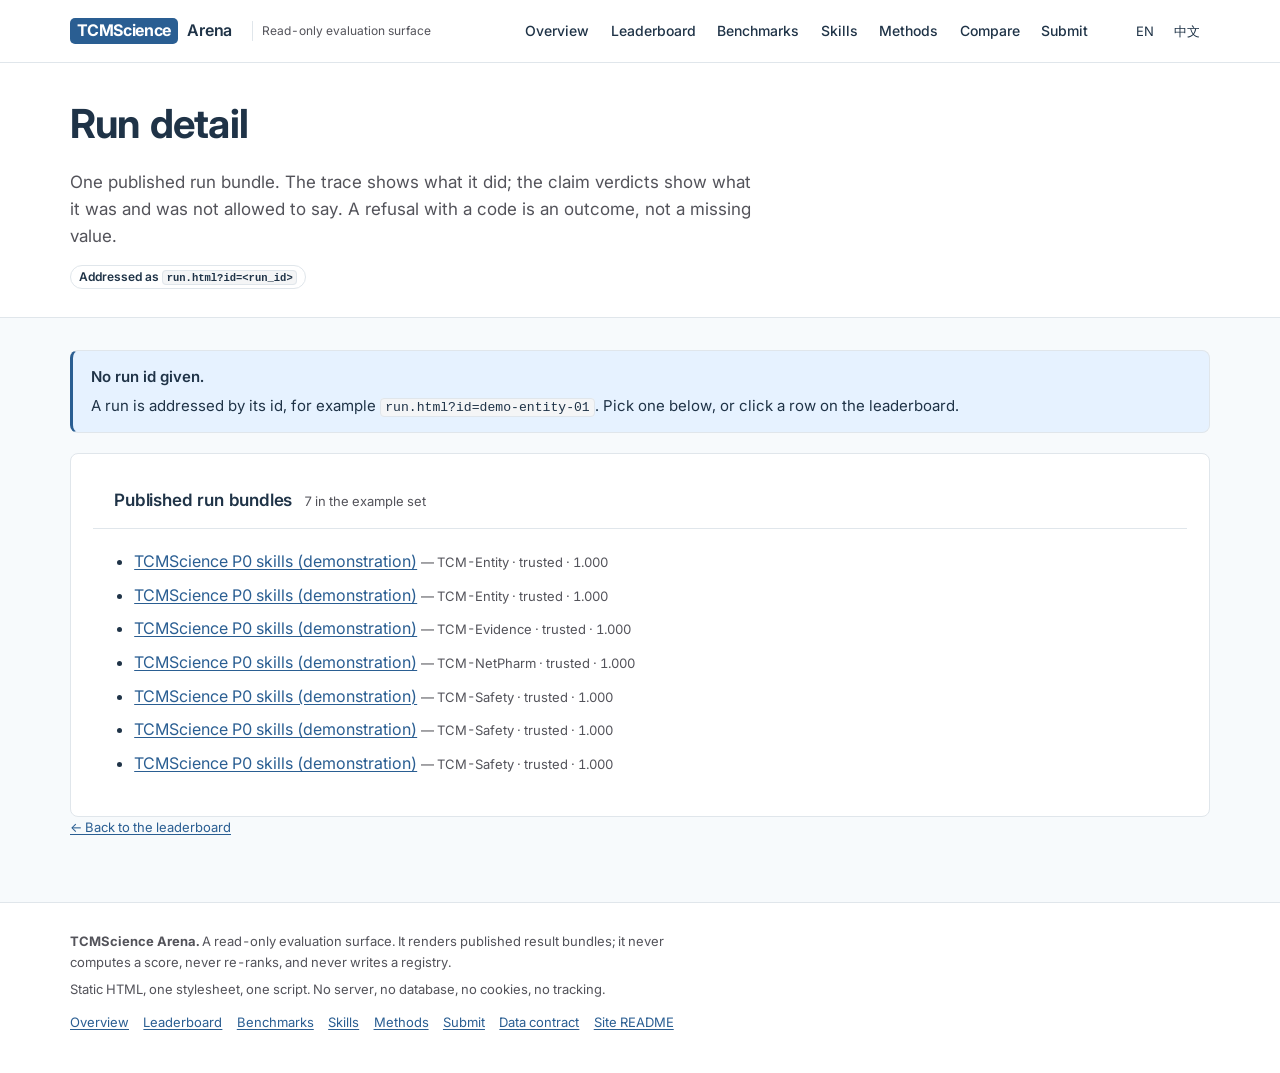
<file: arena/web/run.html>
<!DOCTYPE html>
<html lang="en" data-lang="en">
<head>
<meta charset="utf-8">
<meta name="viewport" content="width=device-width, initial-scale=1">
<title>Run detail 运行详情 — TCMScience Arena</title>
<meta name="description" content="A published TCMScience run: the trace, the evidence sources, the budget consumed, the artifacts produced, and a verdict on every claim including the refused ones.">
<link rel="preconnect" href="https://fonts.googleapis.com">
<link rel="preconnect" href="https://fonts.gstatic.com" crossorigin>
<link rel="stylesheet" href="https://fonts.googleapis.com/css2?family=Inter:wght@300;400;500;600;700&display=swap">
<link rel="stylesheet" href="assets/style.css">
</head>
<body data-page="run">
<a class="skip-link" href="#main"><span data-en>Skip to content</span><span data-zh>跳到正文</span></a>

<header class="site-header">
  <div class="wrap site-header__inner">
    <a class="brand" href="index.html">
      <span class="brand__mark">TCMScience</span>
      <span class="brand__name">Arena</span>
    </a>
    <span class="brand__sub"><span data-en>Read-only evaluation surface</span><span data-zh>只读评测平台</span></span>
    <nav class="nav" aria-label="Primary">
      <ul class="nav__list">
        <li><a class="nav__link" href="index.html"><span data-en>Overview</span><span data-zh>总览</span></a></li>
        <li><a class="nav__link" href="leaderboard.html"><span data-en>Leaderboard</span><span data-zh>排行榜</span></a></li>
        <li><a class="nav__link" href="benchmarks.html"><span data-en>Benchmarks</span><span data-zh>基准</span></a></li>
        <li><a class="nav__link" href="skills.html"><span data-en>Skills</span><span data-zh>技能</span></a></li>
        <li><a class="nav__link" href="methods.html"><span data-en>Methods</span><span data-zh>方法</span></a></li>
        <li><a class="nav__link" href="compare.html"><span data-en>Compare</span><span data-zh>对比</span></a></li>
        <li><a class="nav__link" href="submit.html"><span data-en>Submit</span><span data-zh>提交</span></a></li>
      </ul>
      <div class="lang-switch" role="group" aria-label="Language / 语言">
          <button type="button" data-lang="en" aria-pressed="true">EN</button>
          <button type="button" data-lang="zh" aria-pressed="false">中文</button>
        </div>
    </nav>
  </div>
</header>

<div id="data-banner" class="data-banner" hidden></div>

<main id="main">
  <div class="page-head">
    <div class="wrap">
      <h1><span data-en>Run detail</span><span data-zh>运行详情</span></h1>
      <p class="page-head__lede"><span data-en>
        One published run bundle. The trace shows what it did; the claim verdicts show what it was
        and was not allowed to say. A refusal with a code is an outcome, not a missing value.
      </span><span data-zh>一个已发布的运行包。轨迹显示了它做了什么；主张裁定显示了它被允许说什么、不被允许说什么。带代码的拒绝是一种结果，不是一个缺失的值。</span></p>
      <p class="page-head__meta">
        <span class="badge badge--plain"><span data-en>Addressed as <code>run.html?id=&lt;run_id&gt;</code></span><span data-zh>寻址方式 <code>run.html?id=&lt;run_id&gt;</code></span></span>
      </p>
    </div>
  </div>

  <div class="wrap" id="run"></div>
</main>

<footer class="site-footer">
  <div class="wrap">
    <p><span data-en>
      <strong>TCMScience Arena.</strong> A read-only evaluation surface. It renders published
      result bundles; it never computes a score, never re-ranks, and never writes a registry.
    </span><span data-zh>只读评测平台。它渲染已发布的结果包；从不计算分数、从不重新排名、也从不向任何注册表写入。</span></p>
    <p>
      <span data-en>Static HTML, one stylesheet, one script. No server, no database, no cookies, no tracking.</span><span data-zh>纯静态 HTML，一个样式表、一个脚本。无服务器、无数据库、无 Cookie、无追踪。</span>
    </p>
    <ul class="site-footer__links">
      <li><a href="index.html"><span data-en>Overview</span><span data-zh>总览</span></a></li>
      <li><a href="leaderboard.html"><span data-en>Leaderboard</span><span data-zh>排行榜</span></a></li>
      <li><a href="benchmarks.html"><span data-en>Benchmarks</span><span data-zh>基准</span></a></li>
      <li><a href="skills.html"><span data-en>Skills</span><span data-zh>技能</span></a></li>
      <li><a href="methods.html"><span data-en>Methods</span><span data-zh>方法</span></a></li>
      <li><a href="submit.html"><span data-en>Submit</span><span data-zh>提交</span></a></li>
      <li><a href="data/README.md"><span data-en>Data contract</span><span data-zh>数据契约</span></a></li>
      <li><a href="README.md"><span data-en>Site README</span><span data-zh>站点 README</span></a></li>
    </ul>
  </div>
</footer>

<script src="assets/fallback-data.js" defer></script>
<script src="assets/app.js" defer></script>
</body>
</html>
</file>
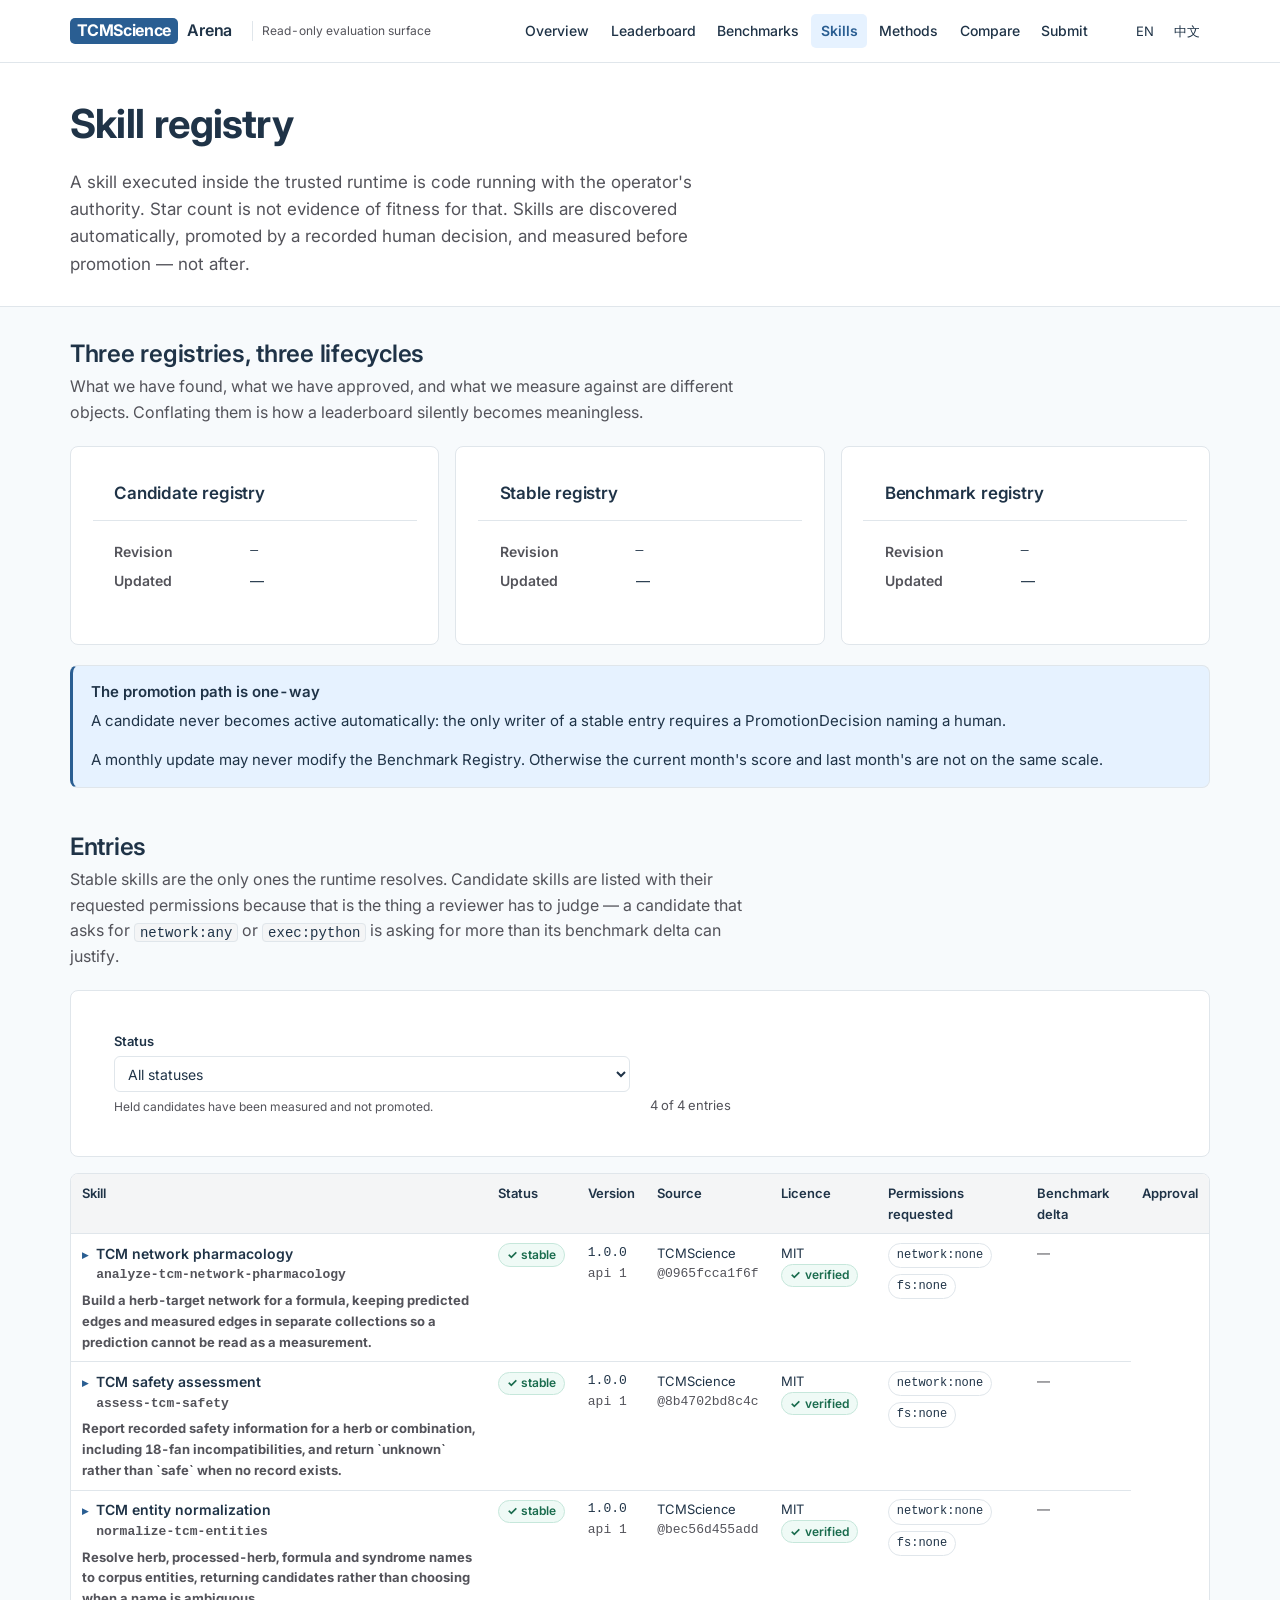
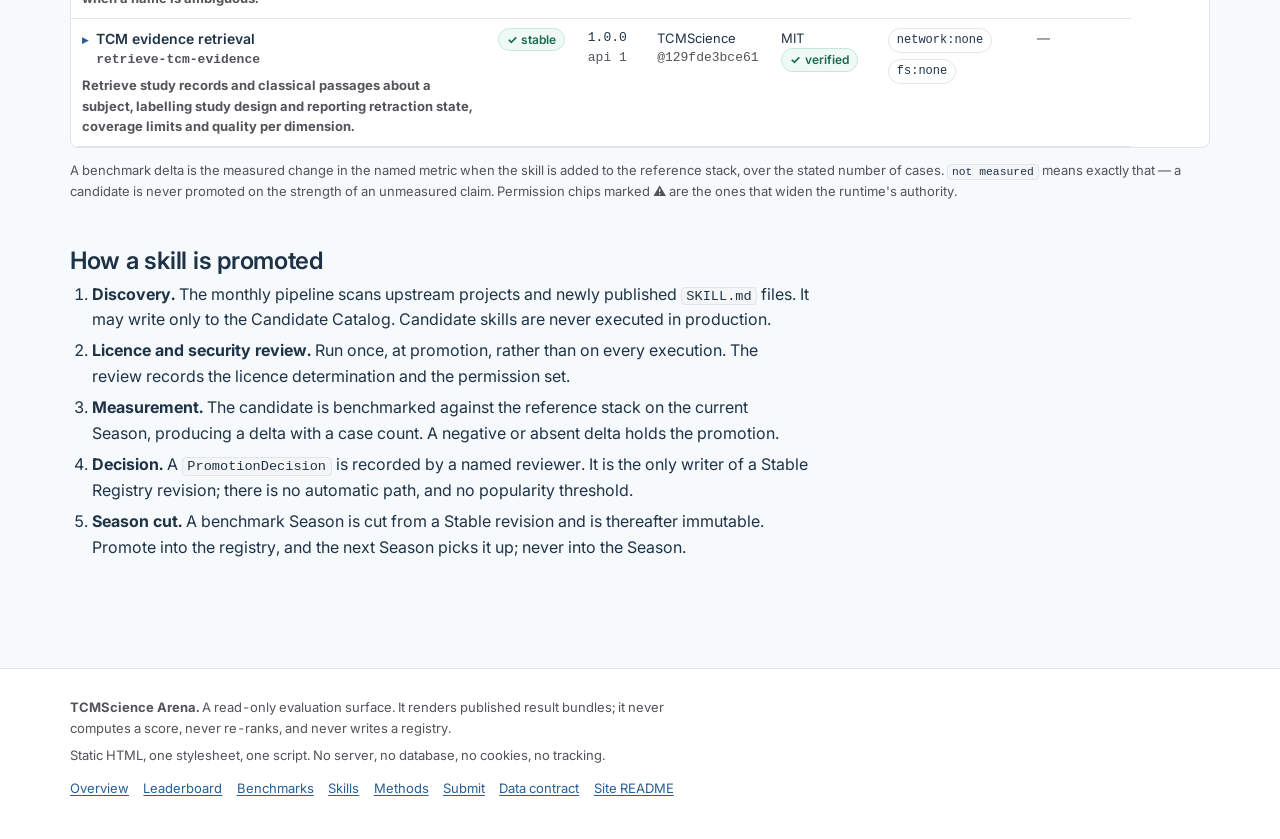
<file: arena/web/skills.html>
<!DOCTYPE html>
<html lang="en" data-lang="en">
<head>
<meta charset="utf-8">
<meta name="viewport" content="width=device-width, initial-scale=1">
<title>Skill registry 技能注册表 — TCMScience Arena</title>
<meta name="description" content="The TCMScience skill registry: stable and candidate skills with version, source repository, commit, licence, requested permissions and measured benchmark delta.">
<link rel="preconnect" href="https://fonts.googleapis.com">
<link rel="preconnect" href="https://fonts.gstatic.com" crossorigin>
<link rel="stylesheet" href="https://fonts.googleapis.com/css2?family=Inter:wght@300;400;500;600;700&display=swap">
<link rel="stylesheet" href="assets/style.css">
</head>
<body data-page="skills">
<a class="skip-link" href="#main"><span data-en>Skip to content</span><span data-zh>跳到正文</span></a>

<header class="site-header">
  <div class="wrap site-header__inner">
    <a class="brand" href="index.html">
      <span class="brand__mark">TCMScience</span>
      <span class="brand__name">Arena</span>
    </a>
    <span class="brand__sub"><span data-en>Read-only evaluation surface</span><span data-zh>只读评测平台</span></span>
    <nav class="nav" aria-label="Primary">
      <ul class="nav__list">
        <li><a class="nav__link" href="index.html"><span data-en>Overview</span><span data-zh>总览</span></a></li>
        <li><a class="nav__link" href="leaderboard.html"><span data-en>Leaderboard</span><span data-zh>排行榜</span></a></li>
        <li><a class="nav__link" href="benchmarks.html"><span data-en>Benchmarks</span><span data-zh>基准</span></a></li>
        <li><a class="nav__link" href="skills.html" aria-current="page"><span data-en>Skills</span><span data-zh>技能</span></a></li>
        <li><a class="nav__link" href="methods.html"><span data-en>Methods</span><span data-zh>方法</span></a></li>
        <li><a class="nav__link" href="compare.html"><span data-en>Compare</span><span data-zh>对比</span></a></li>
        <li><a class="nav__link" href="submit.html"><span data-en>Submit</span><span data-zh>提交</span></a></li>
      </ul>
      <div class="lang-switch" role="group" aria-label="Language / 语言">
          <button type="button" data-lang="en" aria-pressed="true">EN</button>
          <button type="button" data-lang="zh" aria-pressed="false">中文</button>
        </div>
    </nav>
  </div>
</header>

<div id="data-banner" class="data-banner" hidden></div>

<main id="main">
  <div class="page-head">
    <div class="wrap">
      <h1><span data-en>Skill registry</span><span data-zh>技能注册表</span></h1>
      <p class="page-head__lede"><span data-en>
        A skill executed inside the trusted runtime is code running with the operator's
        authority. Star count is not evidence of fitness for that. Skills are discovered
        automatically, promoted by a recorded human decision, and measured before promotion —
        not after.
      </span><span data-zh>在可信运行时内执行的技能，是带着运营方权限运行的代码。星标数不是它适合这一角色的证据。技能被自动发现、由一次被记录的人类决策晋级，并且在晋级<em>之前</em>就被测量——不是之后。</span></p>
    </div>
  </div>

  <div class="wrap" id="skills">

    <section class="section" aria-labelledby="registries-h">
      <h2 id="registries-h"><span data-en>Three registries, three lifecycles</span><span data-zh>三个注册表，三种生命周期</span></h2>
      <p class="section__lede"><span data-en>
        What we have found, what we have approved, and what we measure against are different
        objects. Conflating them is how a leaderboard silently becomes meaningless.
      </span><span data-zh>「我们发现了什么」「我们批准了什么」「我们拿什么做测量基准」是三个不同的对象。把它们混为一谈，就是一个排行榜悄悄变得毫无意义的开始。</span></p>
      <div class="grid grid--3" id="skill-registries"></div>
      <div class="callout callout--info" style="margin-top:1.25rem">
        <p class="callout__title"><span data-en>The promotion path is one-way</span><span data-zh>晋级路径是单向的</span></p>
        <p id="skill-rule"></p>
        <p class="small"><span data-en>
          A monthly update may never modify the Benchmark Registry. Otherwise the current
          month's score and last month's are not on the same scale.
        </span><span data-zh>月度更新永远不能改动基准注册表（Benchmark Registry）。否则本月与上月的分数就不在同一把尺子上。</span></p>
      </div>
    </section>

    <section class="section" aria-labelledby="skills-h">
      <h2 id="skills-h"><span data-en>Entries</span><span data-zh>条目</span></h2>
      <p class="section__lede"><span data-en>
        Stable skills are the only ones the runtime resolves. Candidate skills are listed with
        their requested permissions because that is the thing a reviewer has to judge — a
        candidate that asks for <code>network:any</code> or <code>exec:python</code> is asking
        for more than its benchmark delta can justify.
      </span><span data-zh>运行时只解析稳定技能。候选技能连同它们申请的权限一并列出，因为那正是审阅者必须判断的东西——一个申请 <code>network:any</code> 或 <code>exec:python</code> 的候选，所索取的已经超出它的基准增量所能辩护的范围。</span></p>

      <div class="card" style="margin-bottom:1rem">
        <div class="card__body">
          <div class="filters">
            <div class="field">
              <label class="field__label" for="skill-filter"><span data-en>Status</span><span data-zh>状态</span></label>
              <select id="skill-filter"></select>
              <span class="field__hint"><span data-en>Held candidates have been measured and not promoted.</span><span data-zh>被暂缓的候选已经过测量，但尚未晋级。</span></span>
            </div>
            <div class="field" style="justify-content:end">
              <p class="filters__count" id="skill-count" role="status" aria-live="polite"></p>
            </div>
          </div>
        </div>
      </div>

      <div class="table-scroll" tabindex="0" role="region" aria-label="Skill registry entries">
        <table class="plain">
          <caption class="visually-hidden"><span data-en>
            Skill registry entries with status, version, source, licence, requested permissions,
            measured benchmark delta and approval decision
          </span><span data-zh>技能注册表条目，含状态、版本、来源、许可、申请的权限、实测基准增量与批准决定</span></caption>
          <thead>
            <tr>
              <th scope="col"><span data-en>Skill</span><span data-zh>技能</span></th>
              <th scope="col"><span data-en>Status</span><span data-zh>状态</span></th>
              <th scope="col"><span data-en>Version</span><span data-zh>版本</span></th>
              <th scope="col"><span data-en>Source</span><span data-zh>来源</span></th>
              <th scope="col"><span data-en>Licence</span><span data-zh>许可</span></th>
              <th scope="col"><span data-en>Permissions requested</span><span data-zh>申请的权限</span></th>
              <th scope="col"><span data-en>Benchmark delta</span><span data-zh>基准增量</span></th>
              <th scope="col"><span data-en>Approval</span><span data-zh>批准</span></th>
            </tr>
          </thead>
          <tbody id="skill-body"></tbody>
        </table>
      </div>
      <p class="small muted" style="margin-top:0.75rem" data-en>
        A benchmark delta is the measured change in the named metric when the skill is added to
        the reference stack, over the stated number of cases. <code>not measured</code> means
        exactly that — a candidate is never promoted on the strength of an unmeasured claim.
        Permission chips marked <span aria-hidden="true">⚠</span> are the ones that widen the
        runtime's authority.
      </p>
      <p class="small muted" style="margin-top:0.75rem" data-zh>基准增量是指：把该技能加入参考技术栈后，在所述题目数量上，指定指标的实测变化。<code>not measured</code> 就是这个意思——候选永远不会因为一条未经测量的说法而晋级。标有 <span aria-hidden="true">⚠</span> 的权限标签，是那些会扩大运行时权限的权限。</p>
    </section>

    <section class="section" aria-labelledby="promote-h">
      <h2 id="promote-h"><span data-en>How a skill is promoted</span><span data-zh>一个技能如何晋级</span></h2>
      <div class="prose">
        <ol>
          <li><span data-en>
            <strong>Discovery.</strong> The monthly pipeline scans upstream projects and newly
            published <code>SKILL.md</code> files. It may write only to the Candidate Catalog.
            Candidate skills are never executed in production.
          </span><span data-zh><strong>发现。</strong>月度流水线扫描上游项目和新发布的 <code>SKILL.md</code> 文件。它只能写入候选目录（Candidate Catalog）。候选技能永远不在生产环境中执行。</span></li>
          <li><span data-en>
            <strong>Licence and security review.</strong> Run once, at promotion, rather than on
            every execution. The review records the licence determination and the permission set.
          </span><span data-zh><strong>许可与安全审阅。</strong>只在晋级时运行一次，而不是每次执行都跑。这次审阅记录下许可判定与权限集。</span></li>
          <li><span data-en>
            <strong>Measurement.</strong> The candidate is benchmarked against the reference
            stack on the current Season, producing a delta with a case count. A negative or absent
            delta holds the promotion.
          </span><span data-zh><strong>测量。</strong>候选会在当前赛季上对着参考技术栈做基准测试，产出一个带题目数量的增量。增量为负或缺失，就暂缓晋级。</span></li>
          <li><span data-en>
            <strong>Decision.</strong> A <code>PromotionDecision</code> is recorded by a named
            reviewer. It is the only writer of a Stable Registry revision; there is no automatic
            path, and no popularity threshold.
          </span><span data-zh><strong>决策。</strong>一条 <code>PromotionDecision</code> 由具名审阅者记录。它是稳定注册表（Stable Registry）修订版的唯一写入者；没有自动路径，也没有热度门槛。</span></li>
          <li><span data-en>
            <strong>Season cut.</strong> A benchmark Season is cut from a Stable revision and is
            thereafter immutable. Promote into the registry, and the next Season picks it up;
            never into the Season.
          </span><span data-zh><strong>赛季切出。</strong>一个基准赛季从稳定修订版中切出，此后不可更改。要晋级就晋到注册表里，下一个赛季会把它带上；永远不要晋到赛季里。</span></li>
        </ol>
      </div>
    </section>

  </div>
</main>

<footer class="site-footer">
  <div class="wrap">
    <p><span data-en>
      <strong>TCMScience Arena.</strong> A read-only evaluation surface. It renders published
      result bundles; it never computes a score, never re-ranks, and never writes a registry.
    </span><span data-zh>只读评测平台。它渲染已发布的结果包；从不计算分数、从不重新排名、也从不向任何注册表写入。</span></p>
    <p>
      <span data-en>Static HTML, one stylesheet, one script. No server, no database, no cookies, no tracking.</span><span data-zh>纯静态 HTML，一个样式表、一个脚本。无服务器、无数据库、无 Cookie、无追踪。</span>
    </p>
    <ul class="site-footer__links">
      <li><a href="index.html"><span data-en>Overview</span><span data-zh>总览</span></a></li>
      <li><a href="leaderboard.html"><span data-en>Leaderboard</span><span data-zh>排行榜</span></a></li>
      <li><a href="benchmarks.html"><span data-en>Benchmarks</span><span data-zh>基准</span></a></li>
      <li><a href="skills.html"><span data-en>Skills</span><span data-zh>技能</span></a></li>
      <li><a href="methods.html"><span data-en>Methods</span><span data-zh>方法</span></a></li>
      <li><a href="submit.html"><span data-en>Submit</span><span data-zh>提交</span></a></li>
      <li><a href="data/README.md"><span data-en>Data contract</span><span data-zh>数据契约</span></a></li>
      <li><a href="README.md"><span data-en>Site README</span><span data-zh>站点 README</span></a></li>
    </ul>
  </div>
</footer>

<script src="assets/fallback-data.js" defer></script>
<script src="assets/app.js" defer></script>
</body>
</html>
</file>
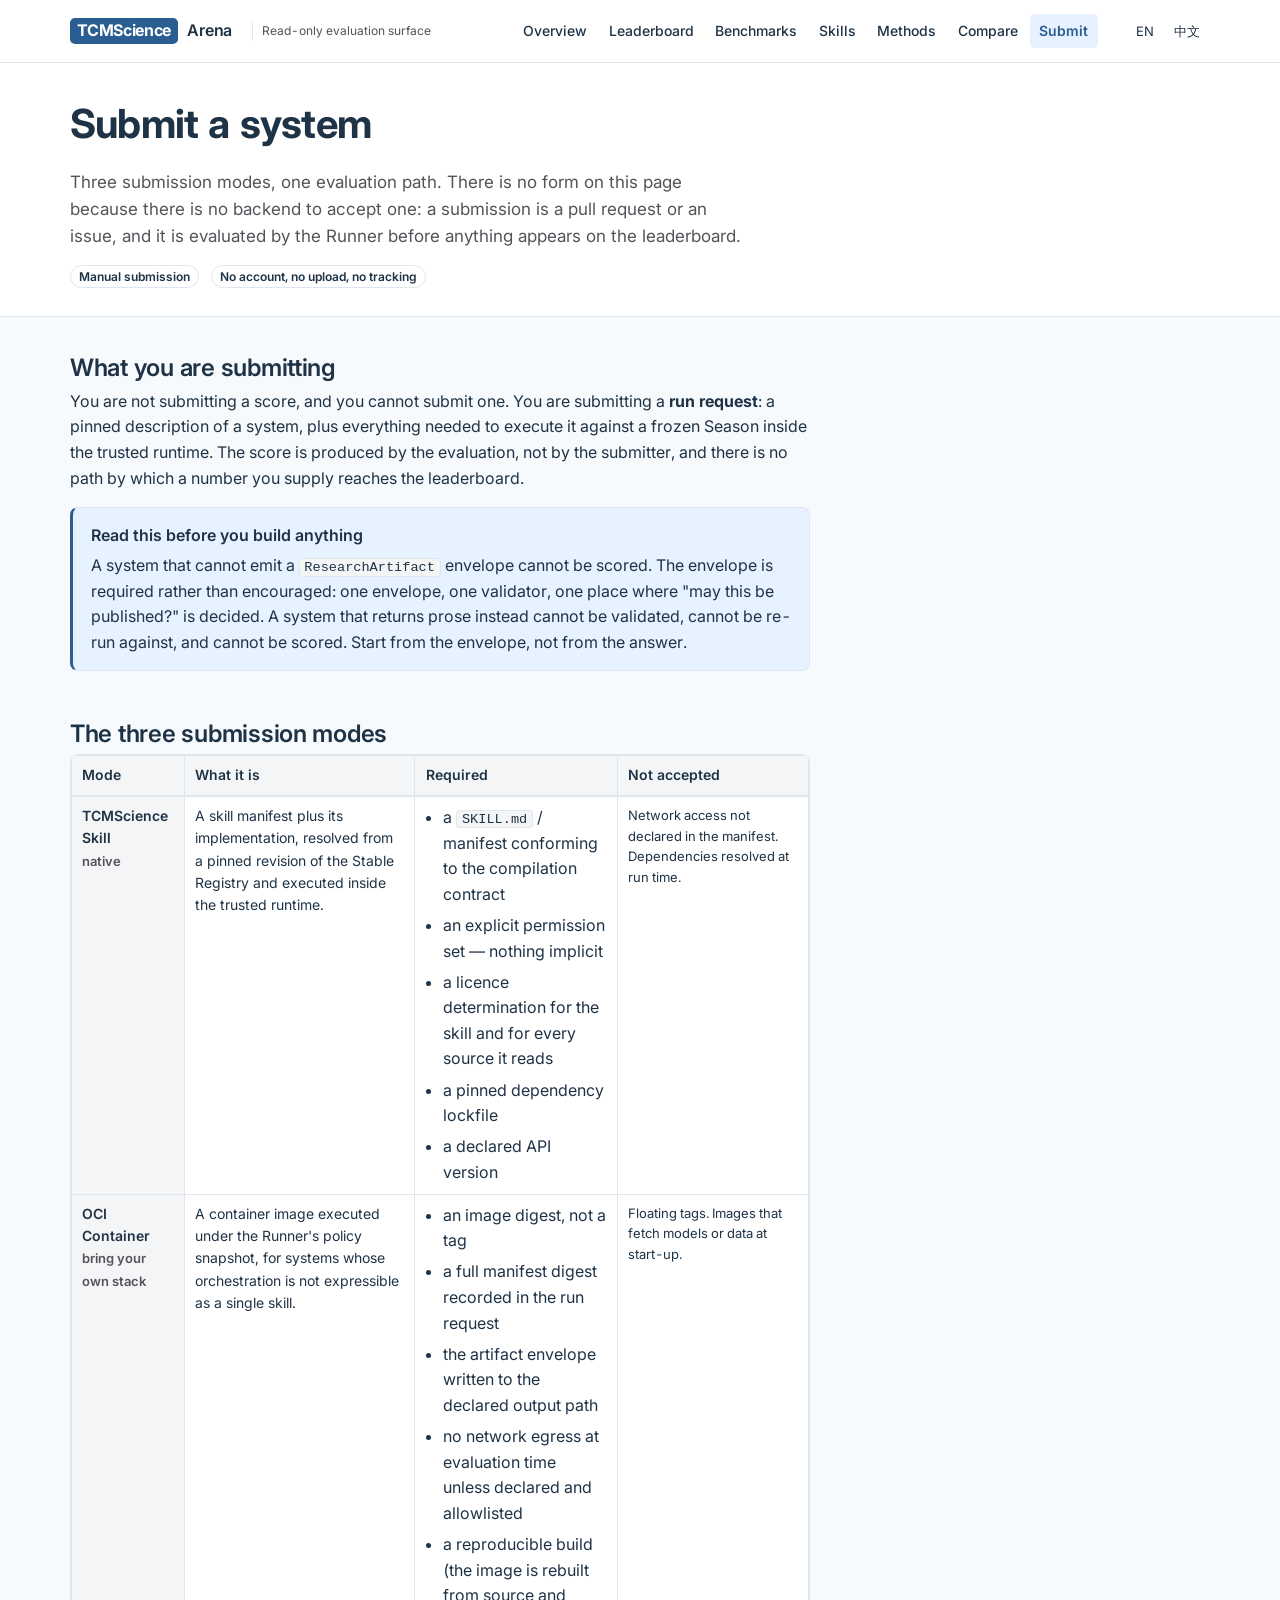
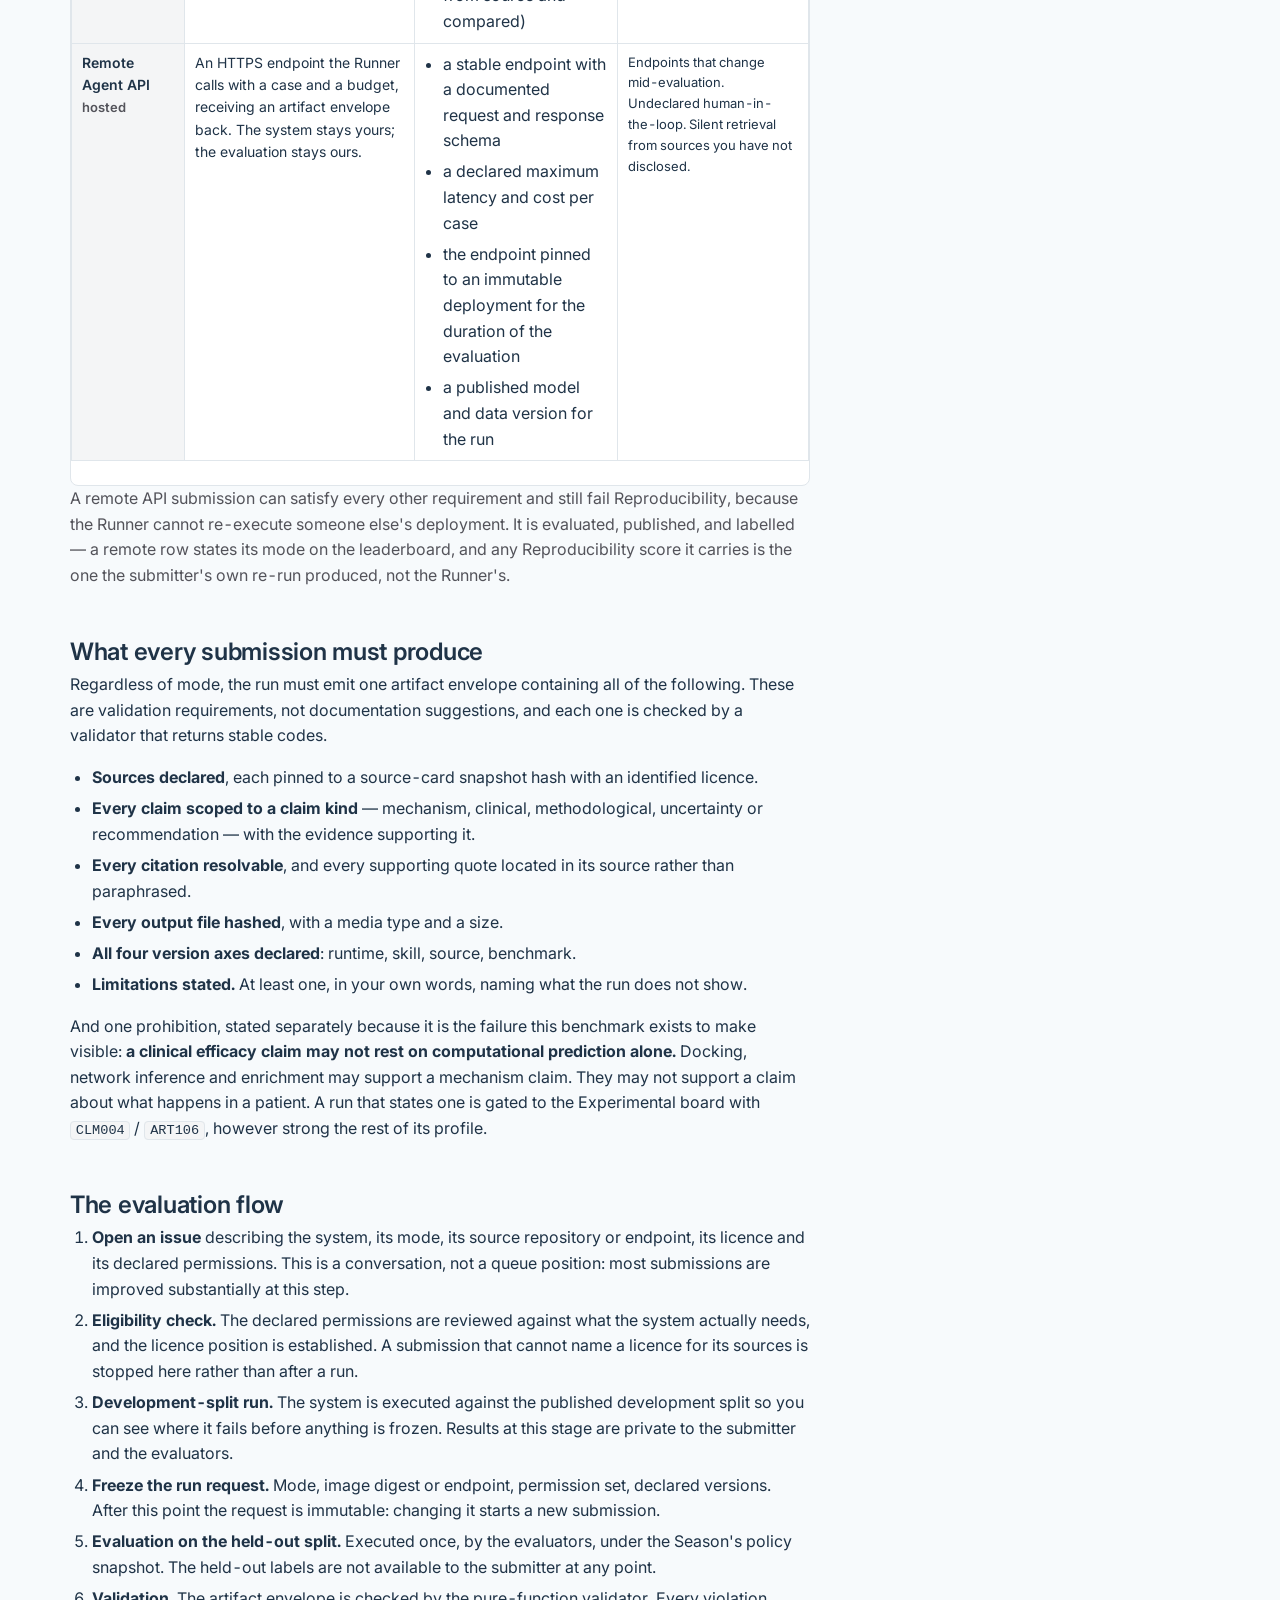
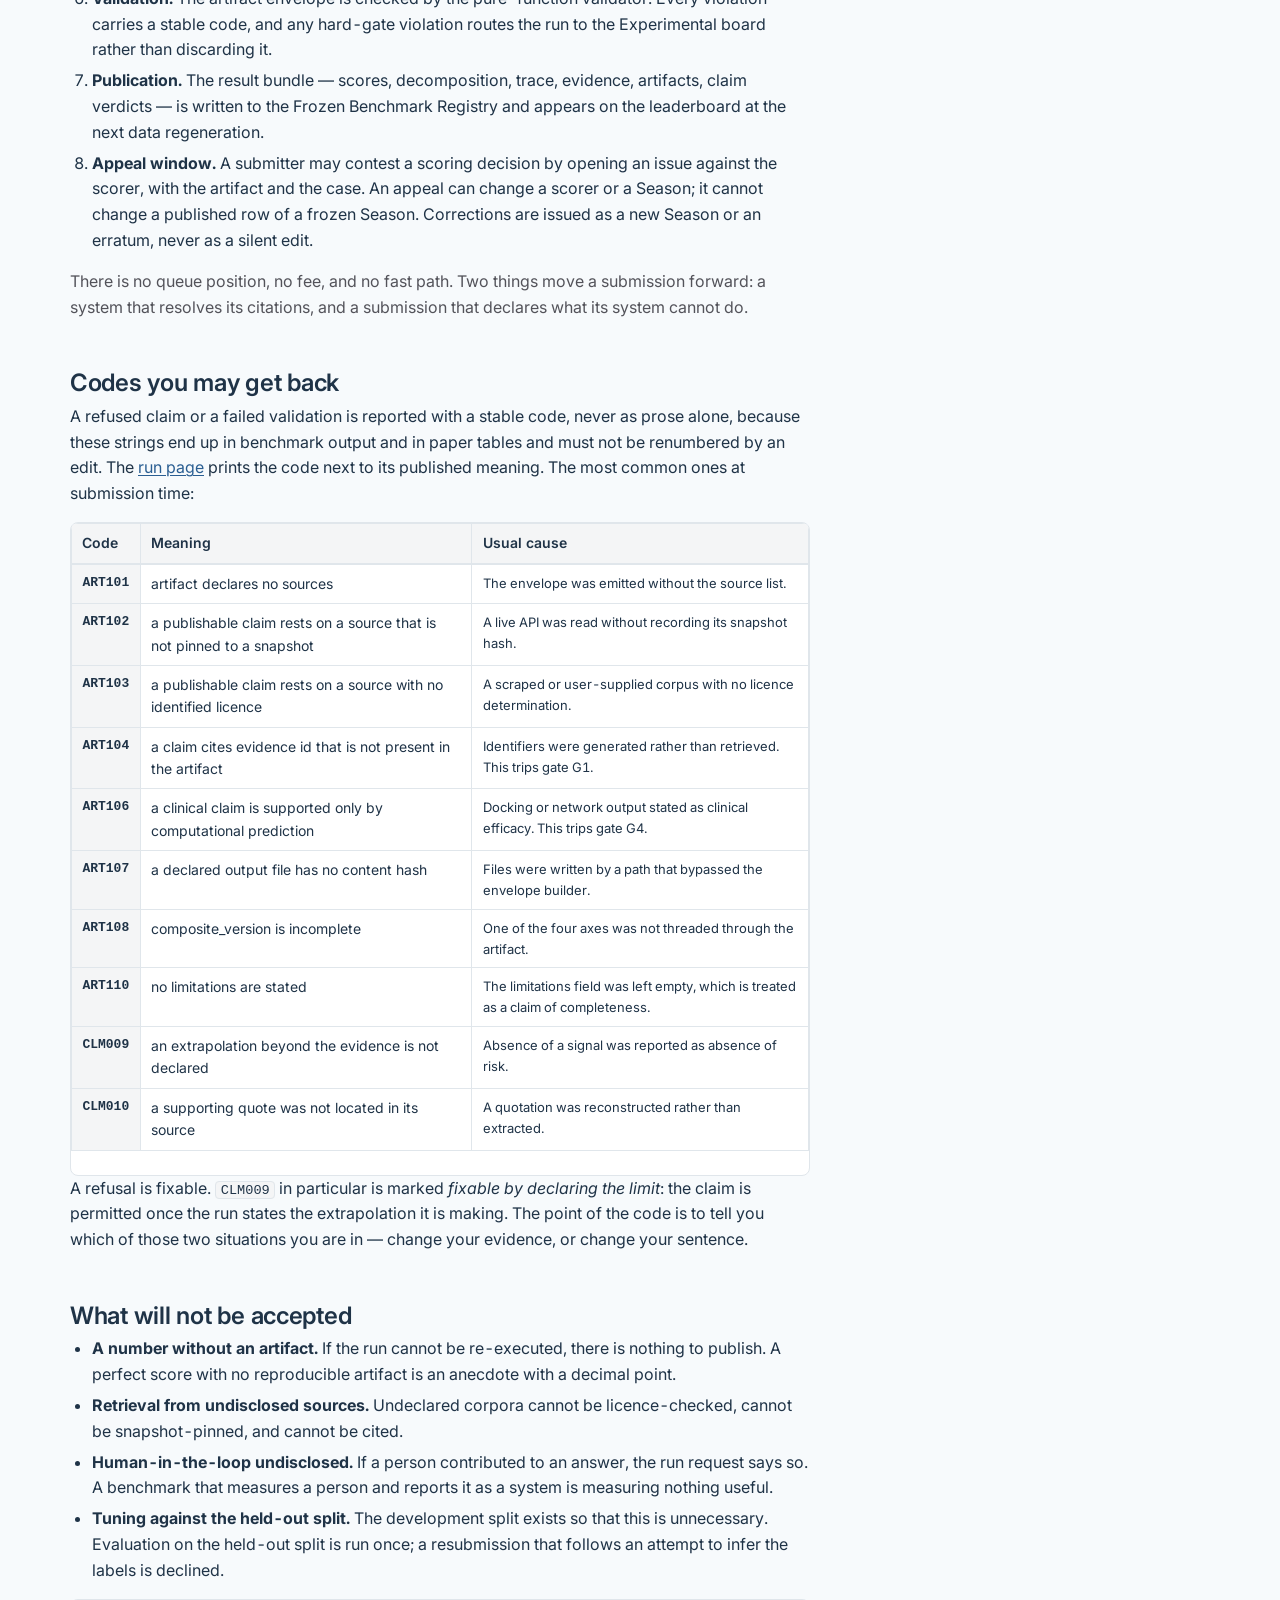
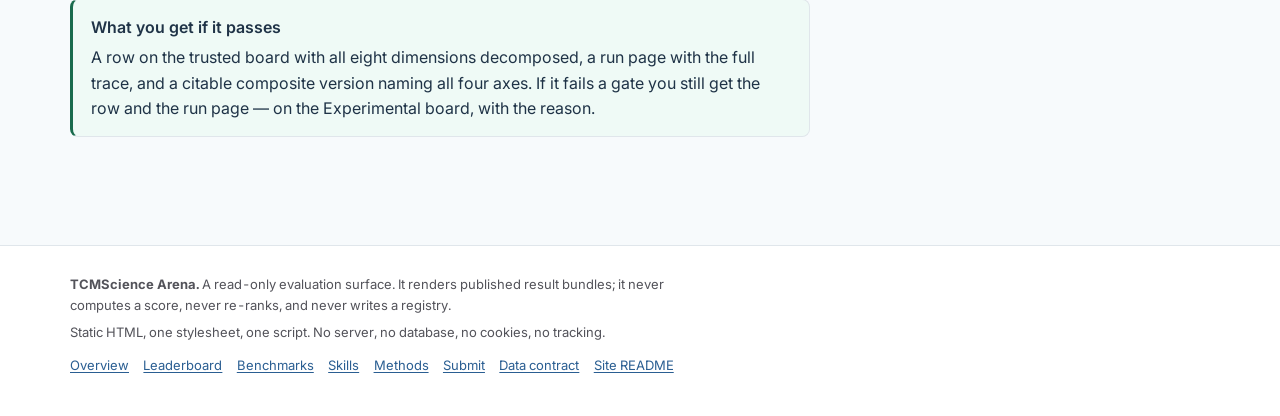
<file: arena/web/submit.html>
<!DOCTYPE html>
<html lang="en" data-lang="en">
<head>
<meta charset="utf-8">
<meta name="viewport" content="width=device-width, initial-scale=1">
<title>Submit a system 提交系统 — TCMScience Arena</title>
<meta name="description" content="How to submit a TCMScience Skill, an OCI container or a remote agent API to the Arena: what each mode requires, and the evaluation flow from issue to published row.">
<link rel="preconnect" href="https://fonts.googleapis.com">
<link rel="preconnect" href="https://fonts.gstatic.com" crossorigin>
<link rel="stylesheet" href="https://fonts.googleapis.com/css2?family=Inter:wght@300;400;500;600;700&display=swap">
<link rel="stylesheet" href="assets/style.css">
</head>
<body data-page="submit">
<a class="skip-link" href="#main"><span data-en>Skip to content</span><span data-zh>跳到正文</span></a>

<header class="site-header">
  <div class="wrap site-header__inner">
    <a class="brand" href="index.html">
      <span class="brand__mark">TCMScience</span>
      <span class="brand__name">Arena</span>
    </a>
    <span class="brand__sub"><span data-en>Read-only evaluation surface</span><span data-zh>只读评测平台</span></span>
    <nav class="nav" aria-label="Primary">
      <ul class="nav__list">
        <li><a class="nav__link" href="index.html"><span data-en>Overview</span><span data-zh>总览</span></a></li>
        <li><a class="nav__link" href="leaderboard.html"><span data-en>Leaderboard</span><span data-zh>排行榜</span></a></li>
        <li><a class="nav__link" href="benchmarks.html"><span data-en>Benchmarks</span><span data-zh>基准</span></a></li>
        <li><a class="nav__link" href="skills.html"><span data-en>Skills</span><span data-zh>技能</span></a></li>
        <li><a class="nav__link" href="methods.html"><span data-en>Methods</span><span data-zh>方法</span></a></li>
        <li><a class="nav__link" href="compare.html"><span data-en>Compare</span><span data-zh>对比</span></a></li>
        <li><a class="nav__link" href="submit.html" aria-current="page"><span data-en>Submit</span><span data-zh>提交</span></a></li>
      </ul>
      <div class="lang-switch" role="group" aria-label="Language / 语言">
          <button type="button" data-lang="en" aria-pressed="true">EN</button>
          <button type="button" data-lang="zh" aria-pressed="false">中文</button>
        </div>
    </nav>
  </div>
</header>

<div id="data-banner" class="data-banner" hidden></div>

<main id="main">
  <div class="page-head">
    <div class="wrap">
      <h1><span data-en>Submit a system</span><span data-zh>提交系统</span></h1>
      <p class="page-head__lede"><span data-en>
        Three submission modes, one evaluation path. There is no form on this page because there is
        no backend to accept one: a submission is a pull request or an issue, and it is evaluated by
        the Runner before anything appears on the leaderboard.
      </span><span data-zh>三种提交方式，一条评测路径。本页没有表单，因为没有后端来接收它：提交就是一个 pull request 或一个 issue，它在任何东西出现在排行榜上之前先由 Runner 评测。</span></p>
      <p class="page-head__meta">
        <span class="badge badge--plain"><span data-en>Manual submission</span><span data-zh>人工提交</span></span>
        <span class="badge badge--plain"><span data-en>No account, no upload, no tracking</span><span data-zh>无需账号 · 无需上传 · 无追踪</span></span>
      </p>
    </div>
  </div>

  <div class="wrap">
    <div class="prose">

      <section class="section" aria-labelledby="s-what-h">
        <h2 id="s-what-h"><span data-en>What you are submitting</span><span data-zh>你提交的是什么</span></h2>
        <p><span data-en>
          You are not submitting a score, and you cannot submit one. You are submitting a
          <strong>run request</strong>: a pinned description of a system, plus everything needed to
          execute it against a frozen Season inside the trusted runtime. The score is produced by
          the evaluation, not by the submitter, and there is no path by which a number you supply
          reaches the leaderboard.
        </span><span data-zh>你不是在提交一个分数，也无法提交分数。你提交的是一份<strong>运行请求</strong>（run request）：对一个系统的钉住描述，以及在一个冻结赛季上、在可信运行时内执行它所需的一切。分数由评测产出，而不是由提交者产出；你提供的数字没有任何路径能到达排行榜。</span></p>
        <div class="callout callout--info">
          <p class="callout__title"><span data-en>Read this before you build anything</span><span data-zh>动手之前先读这里</span></p>
          <p><span data-en>
            A system that cannot emit a <code>ResearchArtifact</code> envelope cannot be scored.
            The envelope is required rather than encouraged: one envelope, one validator, one place
            where "may this be published?" is decided. A system that returns prose instead cannot
            be validated, cannot be re-run against, and cannot be scored. Start from the envelope,
            not from the answer.
          </span><span data-zh>一个无法产出 <code>ResearchArtifact</code> 信封的系统无法被评分。信封是必需的，而不是被鼓励的：一个信封、一个校验器、一个裁定「这个可以发布吗？」的地方。一个改而返回散文的系统无法被验证、无法被重跑、也无法被评分。从信封开始，而不是从答案开始。</span></p>
        </div>
      </section>

      <section class="section" aria-labelledby="s-modes-h">
        <h2 id="s-modes-h"><span data-en>The three submission modes</span><span data-zh>三种提交方式</span></h2>
        <div class="table-scroll" tabindex="0" role="region" aria-label="Comparison of the three submission modes">
          <table>
            <caption class="visually-hidden"><span data-en>Submission modes, what each one is, and what each requires</span><span data-zh>三种提交方式、各自是什么，以及各自要求什么</span></caption>
            <thead>
              <tr>
                <th scope="col"><span data-en>Mode</span><span data-zh>方式</span></th>
                <th scope="col"><span data-en>What it is</span><span data-zh>它是什么</span></th>
                <th scope="col"><span data-en>Required</span><span data-zh>必需</span></th>
                <th scope="col"><span data-en>Not accepted</span><span data-zh>不接受</span></th>
              </tr>
            </thead>
            <tbody>
              <tr>
                <th scope="row" data-en>TCMScience Skill<br><span class="small muted">native</span></th>
                <th scope="row" data-zh>TCMScience 技能<br><span class="small muted">原生</span></th>
                <td><span data-en>
                  A skill manifest plus its implementation, resolved from a pinned revision of the
                  Stable Registry and executed inside the trusted runtime.
                </span><span data-zh>技能清单及其实现，从稳定注册表的一个钉住修订版解析出来，并在可信运行时内执行。</span></td>
                <td>
                  <ul class="small">
                    <li><span data-en>a <code>SKILL.md</code> / manifest conforming to the compilation contract</span><span data-zh>一份符合编译契约的 <code>SKILL.md</code> / 清单</span></li>
                    <li><span data-en>an explicit permission set — nothing implicit</span><span data-zh>一组显式声明的权限——不允许任何隐式权限</span></li>
                    <li><span data-en>a licence determination for the skill and for every source it reads</span><span data-zh>对这个技能以及它读取的每一个来源的许可判定</span></li>
                    <li><span data-en>a pinned dependency lockfile</span><span data-zh>一个钉住的依赖 lockfile</span></li>
                    <li><span data-en>a declared API version</span><span data-zh>一个已声明的 API 版本</span></li>
                  </ul>
                </td>
                <td class="small">
                  <span data-en>Network access not declared in the manifest. Dependencies resolved at run time.</span><span data-zh>清单里未声明的网络访问；运行时才解析的依赖。</span>
                </td>
              </tr>
              <tr>
                <th scope="row" data-en>OCI Container<br><span class="small muted">bring your own stack</span></th>
                <th scope="row" data-zh>OCI 容器<br><span class="small muted">自带技术栈</span></th>
                <td><span data-en>
                  A container image executed under the Runner's policy snapshot, for systems whose
                  orchestration is not expressible as a single skill.
                </span><span data-zh>一个在 Runner 策略快照下执行的容器镜像，适用于那些编排无法表达为单个技能的系统。</span></td>
                <td>
                  <ul class="small">
                    <li><span data-en>an image digest, not a tag</span><span data-zh>镜像 digest，而不是 tag</span></li>
                    <li><span data-en>a full manifest digest recorded in the run request</span><span data-zh>运行请求中记录的完整 manifest digest</span></li>
                    <li><span data-en>the artifact envelope written to the declared output path</span><span data-zh>写入已声明输出路径的 artifact 信封</span></li>
                    <li><span data-en>no network egress at evaluation time unless declared and allowlisted</span><span data-zh>评测时无网络出口，除非已声明并加入允许列表</span></li>
                    <li><span data-en>a reproducible build (the image is rebuilt from source and compared)</span><span data-zh>可复现的构建（镜像从源码重建并比对）</span></li>
                  </ul>
                </td>
                <td class="small">
                  <span data-en>Floating tags. Images that fetch models or data at start-up.</span><span data-zh>浮动标签（floating tag）；启动时才拉取模型或数据的镜像。</span>
                </td>
              </tr>
              <tr>
                <th scope="row" data-en>Remote Agent API<br><span class="small muted">hosted</span></th>
                <th scope="row" data-zh>远程 Agent API<br><span class="small muted">托管</span></th>
                <td><span data-en>
                  An HTTPS endpoint the Runner calls with a case and a budget, receiving an artifact
                  envelope back. The system stays yours; the evaluation stays ours.
                </span><span data-zh>一个 HTTPS 端点，Runner 用一道题和一个预算去调用它，并收回一个 artifact 信封。系统仍然是你的，评测仍然是我们的。</span></td>
                <td>
                  <ul class="small">
                    <li><span data-en>a stable endpoint with a documented request and response schema</span><span data-zh>一个稳定的端点，配有文档化的请求与响应 schema</span></li>
                    <li><span data-en>a declared maximum latency and cost per case</span><span data-zh>每题声明的最大延迟与成本</span></li>
                    <li><span data-en>the endpoint pinned to an immutable deployment for the duration of the evaluation</span><span data-zh>在评测期间把端点钉在一个不可变的部署上</span></li>
                    <li><span data-en>a published model and data version for the run</span><span data-zh>该次运行已发布的模型与数据版本</span></li>
                  </ul>
                </td>
                <td class="small"><span data-en>
                  Endpoints that change mid-evaluation. Undeclared human-in-the-loop. Silent
                  retrieval from sources you have not disclosed.
                </span><span data-zh>评测中途发生改变的端点。未声明的 human-in-the-loop。从你未披露的来源做静默检索。</span></td>
              </tr>
            </tbody>
          </table>
        </div>
        <p class="small muted"><span data-en>
          A remote API submission can satisfy every other requirement and still fail Reproducibility,
          because the Runner cannot re-execute someone else's deployment. It is evaluated, published,
          and labelled — a remote row states its mode on the leaderboard, and any Reproducibility
          score it carries is the one the submitter's own re-run produced, not the Runner's.
        </span><span data-zh>一次远程 API 提交可以满足其他每一项要求，却仍然在可复现性上不及格，因为 Runner 无法重新执行别人的部署。它会被评测、被发布、并被标注——远程行会在排行榜上写明自己的方式，而它所携带的任何可复现性分数，都是提交者自己那次重跑产出的，不是 Runner 的。</span></p>
      </section>

      <section class="section" aria-labelledby="s-envelope-h">
        <h2 id="s-envelope-h"><span data-en>What every submission must produce</span><span data-zh>任何提交都必须产出什么</span></h2>
        <p><span data-en>
          Regardless of mode, the run must emit one artifact envelope containing all of the
          following. These are validation requirements, not documentation suggestions, and each one
          is checked by a validator that returns stable codes.
        </span><span data-zh>无论采用哪种方式，运行都必须产出一个 artifact 信封，其中包含以下全部内容。这些是验证要求，不是文档建议，而且每一条都由一个返回稳定代码的校验器检查。</span></p>
        <ul>
          <li><span data-en><strong>Sources declared</strong>, each pinned to a source-card snapshot hash with an identified licence.</span><span data-zh><strong>来源已声明</strong>，每一个都钉在一张来源卡（source card, SC）的快照哈希（snapshot hash）上，并带有已标明的许可。</span></li>
          <li><span data-en><strong>Every claim scoped to a claim kind</strong> — mechanism, clinical, methodological, uncertainty or recommendation — with the evidence supporting it.</span><span data-zh><strong>每条主张都归属到一个主张种类</strong>——机制、临床、方法学、不确定性或建议——并附上支撑它的证据。</span></li>
          <li><span data-en><strong>Every citation resolvable</strong>, and every supporting quote located in its source rather than paraphrased.</span><span data-zh><strong>每条引文都可解析</strong>，且每条支撑性引文都在其来源中定位到，而不是转述。</span></li>
          <li><span data-en><strong>Every output file hashed</strong>, with a media type and a size.</span><span data-zh><strong>每个输出文件都有哈希</strong>，并带媒体类型与大小。</span></li>
          <li><span data-en><strong>All four version axes declared</strong>: runtime, skill, source, benchmark.</span><span data-zh><strong>四条版本轴全部声明</strong>：运行时、技能、来源、基准。</span></li>
          <li><span data-en><strong>Limitations stated.</strong> At least one, in your own words, naming what the run does not show.</span><span data-zh><strong>局限已陈述。</strong>至少一条，用你自己的话，写明这次运行没有展示什么。</span></li>
        </ul>
        <p><span data-en>
          And one prohibition, stated separately because it is the failure this benchmark exists to
          make visible: <strong>a clinical efficacy claim may not rest on computational prediction
          alone.</strong> Docking, network inference and enrichment may support a mechanism claim.
          They may not support a claim about what happens in a patient. A run that states one is
          gated to the Experimental board with <code>CLM004</code> / <code>ART106</code>, however
          strong the rest of its profile.
        </span><span data-zh>还有一条禁令单独列出，因为它正是本基准存在的意义所要暴露的那种失败：<strong>临床疗效主张不得仅凭计算预测而立。</strong>对接、网络推断与富集可以支撑一条机制主张。它们不能支撑一条关于病人身上会发生什么的主张。凡陈述此类主张的运行，无论其余画像多强，都会被门槛送到实验榜，并附上 <code>CLM004</code> / <code>ART106</code>。</span></p>
      </section>

      <section class="section" aria-labelledby="s-flow-h">
        <h2 id="s-flow-h"><span data-en>The evaluation flow</span><span data-zh>评测流程</span></h2>
        <ol>
          <li><span data-en>
            <strong>Open an issue</strong> describing the system, its mode, its source repository
            or endpoint, its licence and its declared permissions. This is a conversation, not a
            queue position: most submissions are improved substantially at this step.
          </span><span data-zh><strong>开一个 issue</strong>，描述这个系统、它的方式、它的源仓库或端点、它的许可以及它声明的权限。这是一次对话，不是一个排队位置：大多数提交都在这一步得到实质性的改进。</span></li>
          <li><span data-en>
            <strong>Eligibility check.</strong> The declared permissions are reviewed against what
            the system actually needs, and the licence position is established. A submission that
            cannot name a licence for its sources is stopped here rather than after a run.
          </span><span data-zh><strong>资格检查。</strong>对已声明的权限，会对照系统实际需要什么来审阅，并确定许可立场。一个无法为其来源指明许可的提交，会在这里被拦下，而不是在跑完一次之后。</span></li>
          <li><span data-en>
            <strong>Development-split run.</strong> The system is executed against the published
            development split so you can see where it fails before anything is frozen. Results at
            this stage are private to the submitter and the evaluators.
          </span><span data-zh><strong>开发集运行。</strong>系统对着已发布的开发集执行，让你在任何东西被冻结之前看到它在哪里失败。这一阶段的结果只对提交者与评测者可见。</span></li>
          <li><span data-en>
            <strong>Freeze the run request.</strong> Mode, image digest or endpoint, permission
            set, declared versions. After this point the request is immutable: changing it starts a
            new submission.
          </span><span data-zh><strong>冻结运行请求。</strong>方式、镜像 digest 或端点、权限集、已声明的版本。过了这一点，请求不可更改：改动它就等于开始一次新的提交。</span></li>
          <li><span data-en>
            <strong>Evaluation on the held-out split.</strong> Executed once, by the evaluators,
            under the Season's policy snapshot. The held-out labels are not available to the
            submitter at any point.
          </span><span data-zh><strong>在留出集上评测。</strong>由评测者执行一次，在赛季的策略快照之下。留出集的标签在任何时候都不对提交者开放。</span></li>
          <li><span data-en>
            <strong>Validation.</strong> The artifact envelope is checked by the pure-function
            validator. Every violation carries a stable code, and any hard-gate violation routes
            the run to the Experimental board rather than discarding it.
          </span><span data-zh><strong>验证。</strong>artifact 信封由纯函数校验器检查。每一项违规都带一个稳定代码，而任何硬门槛违规都会把这次运行送到实验榜，而不是把它丢弃。</span></li>
          <li><span data-en>
            <strong>Publication.</strong> The result bundle — scores, decomposition, trace,
            evidence, artifacts, claim verdicts — is written to the Frozen Benchmark Registry and
            appears on the leaderboard at the next data regeneration.
          </span><span data-zh><strong>发布。</strong>结果包——分数、拆解、轨迹、证据、artifact、主张裁定——被写入冻结基准注册表（Frozen Benchmark Registry），并在下一次数据再生成时出现在排行榜上。</span></li>
          <li><span data-en>
            <strong>Appeal window.</strong> A submitter may contest a scoring decision by opening
            an issue against the scorer, with the artifact and the case. An appeal can change a
            scorer or a Season; it cannot change a published row of a frozen Season. Corrections
            are issued as a new Season or an erratum, never as a silent edit.
          </span><span data-zh><strong>申诉窗口。</strong>提交者可以针对评分器开一个 issue 来质疑评分决定，并附上 artifact 与题目。一次申诉可以改变一个评分器或一个赛季；它不能改变一个已冻结赛季的已发布行。更正以新赛季或勘误的形式发布，绝不作为静默的编辑。</span></li>
        </ol>
        <p class="small muted"><span data-en>
          There is no queue position, no fee, and no fast path. Two things move a submission
          forward: a system that resolves its citations, and a submission that declares what its
          system cannot do.
        </span><span data-zh>没有排队位置，没有费用，也没有快速通道。有两件事能推动一次提交前进：一个能解析自己引文的系统，以及一份声明了自己系统做不到什么的提交。</span></p>
      </section>

      <section class="section" aria-labelledby="s-codes-h">
        <h2 id="s-codes-h"><span data-en>Codes you may get back</span><span data-zh>你可能收到的代码</span></h2>
        <p><span data-en>
          A refused claim or a failed validation is reported with a stable code, never as prose
          alone, because these strings end up in benchmark output and in paper tables and must not
          be renumbered by an edit. The <a href="run.html">run page</a> prints the code next to its
          published meaning. The most common ones at submission time:
        </span><span data-zh>被拒绝的主张或未通过的验证，都以一个稳定代码报告，绝不只以散文形式，因为这些字符串最终会出现在基准输出和论文表格里，不能因为一次编辑而被重新编号。<a href="run.html">运行页</a>会把代码印在它已发布的含义旁边。提交时最常见的有：</span></p>
        <div class="table-scroll" tabindex="0" role="region" aria-label="Common refusal codes">
          <table>
            <caption class="visually-hidden"><span data-en>Frequently returned refusal and violation codes</span><span data-zh>经常返回的拒绝与违规代码</span></caption>
            <thead>
              <tr><th scope="col"><span data-en>Code</span><span data-zh>代码</span></th><th scope="col"><span data-en>Meaning</span><span data-zh>含义</span></th><th scope="col"><span data-en>Usual cause</span><span data-zh>常见原因</span></th></tr>
            </thead>
            <tbody>
              <tr><th scope="row" class="mono">ART101</th><td><span data-en>artifact declares no sources</span><span data-zh>artifact 未声明任何数据源</span></td><td class="small"><span data-en>The envelope was emitted without the source list.</span><span data-zh>信封产出时没有带来源列表。</span></td></tr>
              <tr><th scope="row" class="mono">ART102</th><td><span data-en>a publishable claim rests on a source that is not pinned to a snapshot</span><span data-zh>一个可发布的主张，建立在未钉住快照的数据源之上</span></td><td class="small"><span data-en>A live API was read without recording its snapshot hash.</span><span data-zh>读取了一个在线 API，却没有记录它的快照哈希（snapshot hash）。</span></td></tr>
              <tr><th scope="row" class="mono">ART103</th><td><span data-en>a publishable claim rests on a source with no identified licence</span><span data-zh>一个可发布的主张，建立在未标明许可的数据源之上</span></td><td class="small"><span data-en>A scraped or user-supplied corpus with no licence determination.</span><span data-zh>一个抓取来或用户提供的语料，未做许可判定。</span></td></tr>
              <tr><th scope="row" class="mono">ART104</th><td><span data-en>a claim cites evidence id that is not present in the artifact</span><span data-zh>主张引用了 artifact 中不存在的证据 id</span></td><td class="small"><span data-en>Identifiers were generated rather than retrieved. This trips gate G1.</span><span data-zh>标识符是生成的而非检索到的。这会触发门槛 G1。</span></td></tr>
              <tr><th scope="row" class="mono">ART106</th><td><span data-en>a clinical claim is supported only by computational prediction</span><span data-zh>一个临床主张，仅由计算预测支撑</span></td><td class="small"><span data-en>Docking or network output stated as clinical efficacy. This trips gate G4.</span><span data-zh>把对接或网络输出表述为临床疗效。这会触发门槛 G4。</span></td></tr>
              <tr><th scope="row" class="mono">ART107</th><td><span data-en>a declared output file has no content hash</span><span data-zh>声明的输出文件没有内容哈希</span></td><td class="small"><span data-en>Files were written by a path that bypassed the envelope builder.</span><span data-zh>文件经由绕过信封构建器的路径写入。</span></td></tr>
              <tr><th scope="row" class="mono">ART108</th><td><span data-en>composite_version is incomplete</span><span data-zh>composite_version 不完整</span></td><td class="small"><span data-en>One of the four axes was not threaded through the artifact.</span><span data-zh>四条轴中有一条没有贯穿到 artifact。</span></td></tr>
              <tr><th scope="row" class="mono">ART110</th><td><span data-en>no limitations are stated</span><span data-zh>未陈述任何局限</span></td><td class="small"><span data-en>The limitations field was left empty, which is treated as a claim of completeness.</span><span data-zh>limitations 字段留空——这会被视为声称没有局限。</span></td></tr>
              <tr><th scope="row" class="mono">CLM009</th><td><span data-en>an extrapolation beyond the evidence is not declared</span><span data-zh>超出证据范围的外推未经声明</span></td><td class="small"><span data-en>Absence of a signal was reported as absence of risk.</span><span data-zh>把「没有信号」报成了「没有风险」。</span></td></tr>
              <tr><th scope="row" class="mono">CLM010</th><td><span data-en>a supporting quote was not located in its source</span><span data-zh>支撑性引文未能在其来源中定位</span></td><td class="small"><span data-en>A quotation was reconstructed rather than extracted.</span><span data-zh>引文是重建的，而不是抽取的。</span></td></tr>
            </tbody>
          </table>
        </div>
        <p><span data-en>
          A refusal is fixable. <code>CLM009</code> in particular is marked
          <em>fixable by declaring the limit</em>: the claim is permitted once the run states the
          extrapolation it is making. The point of the code is to tell you which of those two
          situations you are in — change your evidence, or change your sentence.
        </span><span data-zh>拒绝是可以修的。<code>CLM009</code> 尤其被标为<em>可通过声明该局限来修复</em>：只要运行声明了它正在做的那一步外推，该主张就是允许的。这个代码的意义，是告诉你身处这两种情形中的哪一种——改你的证据，或者改你的句子。</span></p>
      </section>

      <section class="section" aria-labelledby="s-not-h">
        <h2 id="s-not-h"><span data-en>What will not be accepted</span><span data-zh>什么不会被接受</span></h2>
        <ul>
          <li><span data-en>
            <strong>A number without an artifact.</strong> If the run cannot be re-executed, there
            is nothing to publish. A perfect score with no reproducible artifact is an anecdote
            with a decimal point.
          </span><span data-zh><strong>没有 artifact 的数字。</strong>如果这次运行无法被重新执行，就没有什么可发布的。一个没有可复现 artifact 的满分，是一个带小数点的轶事。</span></li>
          <li><span data-en>
            <strong>Retrieval from undisclosed sources.</strong> Undeclared corpora cannot be
            licence-checked, cannot be snapshot-pinned, and cannot be cited.
          </span><span data-zh><strong>从未披露的来源检索。</strong>未声明的语料无法做许可检查、无法钉住快照，也无法被引用。</span></li>
          <li><span data-en>
            <strong>Human-in-the-loop undisclosed.</strong> If a person contributed to an answer,
            the run request says so. A benchmark that measures a person and reports it as a system
            is measuring nothing useful.
          </span><span data-zh><strong>未声明的 human-in-the-loop。</strong>如果有人类对某个答案有贡献，运行请求要写明这一点。一个测量的是人、却当作系统来报告的基准，什么有用的东西都没测。</span></li>
          <li><span data-en>
            <strong>Tuning against the held-out split.</strong> The development split exists so
            that this is unnecessary. Evaluation on the held-out split is run once; a resubmission
            that follows an attempt to infer the labels is declined.
          </span><span data-zh><strong>针对留出集调优。</strong>开发集的存在就是为了让这件事没有必要。在留出集上的评测只跑一次；一次紧跟「试图推断标签」之后的重新提交会被拒绝。</span></li>
        </ul>
        <div class="callout callout--ok">
          <p class="callout__title"><span data-en>What you get if it passes</span><span data-zh>通过了会得到什么</span></p>
          <p><span data-en>
            A row on the trusted board with all eight dimensions decomposed, a run page with the
            full trace, and a citable composite version naming all four axes. If it fails a gate
            you still get the row and the run page — on the Experimental board, with the reason.
          </span><span data-zh>可信榜上的一行，八项维度全部拆解；一个带完整轨迹的运行页；以及一个写明四条轴的可引用复合版本。如果它没通过某条门槛，你仍然会得到这一行和运行页——在实验榜上，并附上原因。</span></p>
        </div>
      </section>

    </div>
  </div>
</main>

<footer class="site-footer">
  <div class="wrap">
    <p><span data-en>
      <strong>TCMScience Arena.</strong> A read-only evaluation surface. It renders published
      result bundles; it never computes a score, never re-ranks, and never writes a registry.
    </span><span data-zh>只读评测平台。它渲染已发布的结果包；从不计算分数、从不重新排名、也从不向任何注册表写入。</span></p>
    <p>
      <span data-en>Static HTML, one stylesheet, one script. No server, no database, no cookies, no tracking.</span><span data-zh>纯静态 HTML，一个样式表、一个脚本。无服务器、无数据库、无 Cookie、无追踪。</span>
    </p>
    <ul class="site-footer__links">
      <li><a href="index.html"><span data-en>Overview</span><span data-zh>总览</span></a></li>
      <li><a href="leaderboard.html"><span data-en>Leaderboard</span><span data-zh>排行榜</span></a></li>
      <li><a href="benchmarks.html"><span data-en>Benchmarks</span><span data-zh>基准</span></a></li>
      <li><a href="skills.html"><span data-en>Skills</span><span data-zh>技能</span></a></li>
      <li><a href="methods.html"><span data-en>Methods</span><span data-zh>方法</span></a></li>
      <li><a href="submit.html"><span data-en>Submit</span><span data-zh>提交</span></a></li>
      <li><a href="data/README.md"><span data-en>Data contract</span><span data-zh>数据契约</span></a></li>
      <li><a href="README.md"><span data-en>Site README</span><span data-zh>站点 README</span></a></li>
    </ul>
  </div>
</footer>

<script src="assets/fallback-data.js" defer></script>
<script src="assets/app.js" defer></script>
</body>
</html>
</file>
<file: arena/web/assets/style.css>
/* ==========================================================================
   TCMScience Arena — single stylesheet.
   Static, no build step, no CDN. Design tokens are the real Biomni values.
   Light mode only. Contrast targets WCAG AA (see notes on --secondary).
   ========================================================================== */

:root {
  /* --- tokens (hsl, space-separated, per the reference) ------------------ */
  --background: 210 50% 98%;
  --foreground: 210 40% 20%;
  --card: 0 0% 100%;
  --primary: 210 55% 37%;
  --primary-foreground: 0 0% 98%;
  --secondary: 175 50% 51%;
  --muted: 210 10% 96%;
  --muted-foreground: 240 3.8% 46.1%;
  --accent: 210 100% 95%;
  --border: 210 20% 90%;
  --radius: 0.5rem;

  /* --- derived ----------------------------------------------------------- */
  /* --muted-foreground is 4.4:1 on --muted, which fails AA for small text.
     Small print uses the darkened variant (7.1:1); the original token is kept
     for large text and non-essential metadata only. */
  --muted-foreground-strong: 240 4% 34%;
  /* --secondary (teal) is 2.4:1 on white: decoration and fills only, never
     text. Anything that must be read uses --primary (6.7:1) or --foreground. */
  --secondary-ink: 175 65% 26%;      /* readable teal for text, 4.9:1 on white */
  --primary-hover: 210 58% 30%;
  --danger-ink: 0 62% 38%;           /* 6.4:1 on white */
  --warn-ink: 28 82% 31%;            /* 6.3:1 on white */
  --ok-ink: 158 62% 26%;             /* 6.1:1 on white */
  --danger-bg: 0 70% 97%;
  --warn-bg: 40 90% 96%;
  --ok-bg: 158 55% 96%;
  --danger-border: 0 55% 88%;
  --warn-border: 35 70% 84%;
  --ok-border: 158 40% 84%;

  --font-sans: "Inter", -apple-system, BlinkMacSystemFont, "Segoe UI", Roboto,
               "Helvetica Neue", Arial, sans-serif;
  --font-mono: ui-monospace, SFMono-Regular, Menlo, Monaco, Consolas,
               "Liberation Mono", "Courier New", monospace;

  --wrap: 1180px;
  --shadow-card: none;               /* no drop shadows: border only */
}

/* ==========================================================================
   Base
   ========================================================================== */

*, *::before, *::after { box-sizing: border-box; }

html { -webkit-text-size-adjust: 100%; }

body {
  margin: 0;
  background: hsl(var(--background));
  color: hsl(var(--foreground));
  font-family: var(--font-sans);
  font-size: 16px;
  font-weight: 400;
  line-height: 1.6;
  font-feature-settings: "tnum" 1;
  -webkit-font-smoothing: antialiased;
}

h1, h2, h3, h4 {
  font-weight: 600;
  line-height: 1.25;
  letter-spacing: -0.011em;
  margin: 0 0 0.5em;
  color: hsl(var(--foreground));
}

h1 { font-size: clamp(1.75rem, 1.3rem + 1.6vw, 2.5rem); font-weight: 700; letter-spacing: -0.02em; }
h2 { font-size: clamp(1.25rem, 1.1rem + 0.6vw, 1.5rem); }
h3 { font-size: 1.0625rem; }
h4 { font-size: 0.9375rem; }

p { margin: 0 0 1em; }
p:last-child, ul:last-child, ol:last-child { margin-bottom: 0; }

a { color: hsl(var(--primary)); text-decoration-thickness: 1px; text-underline-offset: 2px; }
a:hover { color: hsl(var(--primary-hover)); }

ul, ol { margin: 0 0 1em; padding-left: 1.25em; }
li { margin-bottom: 0.35em; }
li:last-child { margin-bottom: 0; }

code, kbd, samp, pre { font-family: var(--font-mono); font-size: 0.875em; }

code {
  background: hsl(var(--muted));
  border: 1px solid hsl(var(--border));
  border-radius: 4px;
  padding: 0.05em 0.35em;
  color: hsl(var(--foreground));
  white-space: nowrap;
}

pre {
  background: hsl(var(--muted));
  border: 1px solid hsl(var(--border));
  border-radius: var(--radius);
  padding: 0.9rem 1rem;
  overflow-x: auto;
  margin: 0 0 1em;
  line-height: 1.55;
}
pre code { background: none; border: 0; padding: 0; white-space: pre; font-size: 0.8125rem; }

hr { border: 0; border-top: 1px solid hsl(var(--border)); margin: 2rem 0; }

:focus-visible {
  outline: 2px solid hsl(var(--primary));
  outline-offset: 2px;
  border-radius: 3px;
}

.skip-link {
  position: absolute; left: -9999px; top: 0; z-index: 50;
  background: hsl(var(--card)); color: hsl(var(--primary));
  padding: 0.6rem 1rem; border: 1px solid hsl(var(--border));
  border-radius: 0 0 var(--radius) 0; font-weight: 600;
}
.skip-link:focus { left: 0; }

.visually-hidden {
  position: absolute; width: 1px; height: 1px; padding: 0; margin: -1px;
  overflow: hidden; clip: rect(0 0 0 0); white-space: nowrap; border: 0;
}

/* ==========================================================================
   Layout
   ========================================================================== */

.wrap { width: 100%; max-width: var(--wrap); margin: 0 auto; padding: 0 1.25rem; }

.site-header {
  background: hsl(var(--card));
  border-bottom: 1px solid hsl(var(--border));
  position: relative;
  z-index: 10;
}

.site-header__inner {
  display: flex; align-items: center; gap: 1.25rem;
  min-height: 62px; flex-wrap: wrap;
  padding-top: 0.5rem; padding-bottom: 0.5rem;
}

.brand { display: flex; align-items: baseline; gap: 0.55rem; text-decoration: none; color: inherit; }
.brand__mark {
  font-weight: 700; font-size: 1rem; letter-spacing: -0.02em;
  color: hsl(var(--card)); background: hsl(var(--primary));
  border-radius: 5px; padding: 0.15rem 0.45rem; line-height: 1.3;
}
.brand__name { font-weight: 600; font-size: 1rem; letter-spacing: -0.01em; }
.brand:hover .brand__name { color: hsl(var(--primary)); }
.brand__sub {
  font-size: 0.75rem; color: hsl(var(--muted-foreground-strong));
  border-left: 1px solid hsl(var(--border)); padding-left: 0.55rem;
}

/* A flex row so the language switch sits beside the links rather than
 * wrapping under them. */
.nav { margin-left: auto; display: flex; align-items: center; gap: 0.75rem;
       flex-wrap: wrap; justify-content: flex-end; }
.nav__list {
  display: flex;
  flex-wrap: wrap;
  align-items: center;
  gap: 0.15rem;
  list-style: none;
  margin: 0;
  padding: 0;
}
.nav__list li { margin: 0; }
.nav__link {
  display: block; padding: 0.35rem 0.6rem; border-radius: 5px;
  font-size: 0.875rem; font-weight: 500; text-decoration: none;
  color: hsl(var(--foreground));
}
.nav__link:hover { background: hsl(var(--accent)); color: hsl(var(--primary)); }
.nav__link[aria-current="page"] { background: hsl(var(--accent)); color: hsl(var(--primary)); font-weight: 600; }

main { display: block; padding-bottom: 4rem; }

.page-head {
  background: hsl(var(--card));
  border-bottom: 1px solid hsl(var(--border));
  padding: 2.25rem 0 1.75rem;
  margin-bottom: 2rem;
}
.page-head--plain { background: none; border-bottom: 0; padding-bottom: 0.5rem; }
.page-head__lede {
  max-width: 62ch; font-size: 1.0625rem; color: hsl(var(--muted-foreground-strong));
  margin: 0.5rem 0 0;
}
.page-head__meta {
  margin-top: 0.9rem; display: flex; flex-wrap: wrap; gap: 0.4rem 0.75rem;
  align-items: center; font-size: 0.8125rem; color: hsl(var(--muted-foreground-strong));
}

.section { margin-bottom: 2.75rem; }
.section > h2 { margin-bottom: 0.35rem; }
.section__lede { max-width: 68ch; color: hsl(var(--muted-foreground-strong)); margin-bottom: 1.25rem; }

.grid { display: grid; gap: 1rem; }
.grid--2 { grid-template-columns: repeat(auto-fit, minmax(280px, 1fr)); }
.grid--3 { grid-template-columns: repeat(auto-fit, minmax(240px, 1fr)); }
.grid--4 { grid-template-columns: repeat(auto-fit, minmax(190px, 1fr)); }

.site-footer {
  border-top: 1px solid hsl(var(--border));
  background: hsl(var(--card));
  padding: 1.75rem 0 2.25rem;
  font-size: 0.8125rem;
  color: hsl(var(--muted-foreground-strong));
}
.site-footer p { margin-bottom: 0.4rem; max-width: 76ch; }
.site-footer__links { display: flex; flex-wrap: wrap; gap: 0.35rem 0.9rem; margin: 0.75rem 0 0; padding: 0; list-style: none; }

/* ==========================================================================
   Card
   ========================================================================== */

.card {
  background: hsl(var(--card));
  border: 1px solid hsl(var(--border));
  border-radius: var(--radius);
  padding: 1.25rem 1.35rem;
  box-shadow: var(--shadow-card);
}
.card--flush { padding: 0; overflow: hidden; }
.card__head {
  padding: 1rem 1.35rem; border-bottom: 1px solid hsl(var(--border));
  display: flex; align-items: baseline; gap: 0.75rem; flex-wrap: wrap;
}
.card__head h2, .card__head h3 { margin: 0; }
.card__body { padding: 1.25rem 1.35rem; }
.card__foot {
  padding: 0.85rem 1.35rem; border-top: 1px solid hsl(var(--border));
  background: hsl(var(--muted)); font-size: 0.8125rem;
  color: hsl(var(--muted-foreground-strong));
}
.card__title { margin: 0 0 0.4rem; }
.card__text { font-size: 0.9375rem; color: hsl(var(--muted-foreground-strong)); margin: 0; }
.card--link { display: block; text-decoration: none; color: inherit; }
.card--link:hover { border-color: hsl(var(--primary)); }
.card--link:hover .card__title { color: hsl(var(--primary)); }
.card__more { display: inline-block; margin-top: 0.65rem; font-size: 0.875rem; font-weight: 500; color: hsl(var(--primary)); }

/* ==========================================================================
   Stat row
   ========================================================================== */

.stat-row {
  display: grid; gap: 1px; background: hsl(var(--border));
  border: 1px solid hsl(var(--border)); border-radius: var(--radius); overflow: hidden;
  grid-template-columns: repeat(auto-fit, minmax(150px, 1fr));
}
.stat { background: hsl(var(--card)); padding: 1rem 1.15rem; margin: 0; }
.stat__value {
  display: block; font-size: 1.75rem; font-weight: 700; letter-spacing: -0.02em;
  line-height: 1.15; font-variant-numeric: tabular-nums;
}
.stat__label { display: block; font-size: 0.8125rem; font-weight: 600; margin-top: 0.15rem; }
.stat__note { display: block; font-size: 0.75rem; color: hsl(var(--muted-foreground-strong)); margin-top: 0.2rem; }

/* ==========================================================================
   Badges, chips, pills
   ========================================================================== */

.badge {
  display: inline-flex; align-items: center; gap: 0.3em;
  font-size: 0.75rem; font-weight: 600; line-height: 1.5;
  padding: 0.1rem 0.5rem; border-radius: 999px;
  border: 1px solid hsl(var(--border)); background: hsl(var(--muted));
  color: hsl(var(--foreground)); white-space: nowrap;
}
.badge--ok      { background: hsl(var(--ok-bg));     border-color: hsl(var(--ok-border));     color: hsl(var(--ok-ink)); }
.badge--warn    { background: hsl(var(--warn-bg));   border-color: hsl(var(--warn-border));   color: hsl(var(--warn-ink)); }
.badge--danger  { background: hsl(var(--danger-bg)); border-color: hsl(var(--danger-border)); color: hsl(var(--danger-ink)); }
.badge--info    { background: hsl(var(--accent));    border-color: hsl(var(--border));        color: hsl(var(--primary)); }
.badge--plain   { background: hsl(var(--card)); }
.badge__glyph   { font-weight: 700; }

.chip-list { display: flex; flex-wrap: wrap; gap: 0.3rem; list-style: none; margin: 0; padding: 0; }
.chip-list li { margin: 0; }
.chip {
  display: inline-block; font-family: var(--font-mono); font-size: 0.75rem;
  padding: 0.1rem 0.45rem; border-radius: 4px;
  background: hsl(var(--muted)); border: 1px solid hsl(var(--border));
  color: hsl(var(--foreground));
}
.chip--code { font-weight: 600; }
.chip--danger { background: hsl(var(--danger-bg)); border-color: hsl(var(--danger-border)); color: hsl(var(--danger-ink)); }
.chip--warn   { background: hsl(var(--warn-bg));   border-color: hsl(var(--warn-border));   color: hsl(var(--warn-ink)); }

.dot {
  display: inline-block; width: 7px; height: 7px; border-radius: 50%;
  background: hsl(var(--secondary)); margin-right: 0.4em; vertical-align: 1px;
}

/* ==========================================================================
   Buttons and form controls
   ========================================================================== */

.btn {
  display: inline-block; font: inherit; font-size: 0.875rem; font-weight: 600;
  padding: 0.45rem 0.9rem; border-radius: 6px; cursor: pointer;
  border: 1px solid hsl(var(--primary)); background: hsl(var(--primary));
  color: hsl(var(--primary-foreground)); text-decoration: none;
}
.btn:hover { background: hsl(var(--primary-hover)); border-color: hsl(var(--primary-hover)); color: hsl(var(--primary-foreground)); }
.btn--ghost { background: hsl(var(--card)); color: hsl(var(--primary)); }
.btn--ghost:hover { background: hsl(var(--accent)); color: hsl(var(--primary)); border-color: hsl(var(--primary)); }
.btn--sm { font-size: 0.8125rem; padding: 0.3rem 0.6rem; }

.field { display: flex; flex-direction: column; gap: 0.3rem; }
.field__label { font-size: 0.8125rem; font-weight: 600; }
.field__hint { font-size: 0.75rem; color: hsl(var(--muted-foreground-strong)); }

select, input[type="search"], input[type="text"] {
  font: inherit; font-size: 0.875rem;
  padding: 0.4rem 0.55rem;
  border: 1px solid hsl(var(--border)); border-radius: 6px;
  background: hsl(var(--card)); color: hsl(var(--foreground));
  min-height: 36px; max-width: 100%;
}
select:hover, input[type="search"]:hover { border-color: hsl(var(--primary)); }

.filters {
  display: grid; gap: 1rem 1.25rem; align-items: end;
  grid-template-columns: repeat(auto-fit, minmax(190px, 1fr));
}
.filters__group { border: 0; margin: 0; padding: 0; min-width: 0; }
.filters__group legend {
  font-size: 0.8125rem; font-weight: 600; padding: 0; margin-bottom: 0.3rem;
}
.filters__radios { display: flex; flex-wrap: wrap; gap: 0.3rem; }
.filters__radio {
  display: inline-flex; align-items: center; gap: 0.35rem;
  font-size: 0.8125rem; font-weight: 500;
  border: 1px solid hsl(var(--border)); border-radius: 999px;
  padding: 0.3rem 0.7rem; background: hsl(var(--card)); cursor: pointer;
}
.filters__radio:hover { border-color: hsl(var(--primary)); }
.filters__radio input { accent-color: hsl(var(--primary)); margin: 0; }
.filters__radio:has(input:checked) {
  border-color: hsl(var(--primary)); background: hsl(var(--accent)); color: hsl(var(--primary));
  font-weight: 600;
}
.filters__footer {
  display: flex; flex-wrap: wrap; gap: 0.75rem; align-items: center;
  justify-content: space-between; margin-top: 1rem;
  padding-top: 0.9rem; border-top: 1px solid hsl(var(--border));
}
.filters__count { font-size: 0.8125rem; color: hsl(var(--muted-foreground-strong)); }

/* ==========================================================================
   Table
   ========================================================================== */

.table-scroll {
  overflow-x: auto;
  border: 1px solid hsl(var(--border));
  border-radius: var(--radius);
  background: hsl(var(--card));
}
.table-scroll:focus-visible { outline: 2px solid hsl(var(--primary)); outline-offset: -2px; }

table.data-table {
  border-collapse: collapse;
  width: 100%;
  font-size: 0.8125rem;
  font-variant-numeric: tabular-nums;
}
table.data-table caption {
  caption-side: top; text-align: left;
  padding: 0.85rem 1rem 0.75rem;
  font-size: 0.8125rem; color: hsl(var(--muted-foreground-strong));
  border-bottom: 1px solid hsl(var(--border));
}
table.data-table th, table.data-table td {
  padding: 0.5rem 0.55rem;
  border-bottom: 1px solid hsl(var(--border));
  text-align: left;
  vertical-align: top;
}
table.data-table thead th {
  position: sticky; top: 0; z-index: 2;
  background: hsl(var(--muted));
  font-size: 0.75rem; font-weight: 600; line-height: 1.25;
  color: hsl(var(--foreground));
  border-bottom: 1px solid hsl(var(--border));
  padding-top: 0.6rem; padding-bottom: 0.6rem;
}
table.data-table tbody tr:last-child td { border-bottom: 0; }
table.data-table tbody tr:hover { background: hsl(var(--accent)); }
table.data-table tbody tr.is-blocked { background: hsl(var(--warn-bg)); }
table.data-table tbody tr.is-blocked:hover { background: hsl(var(--warn-bg)); }

.col-num { text-align: right; }
th.col-num, td.col-num { text-align: right; }

.sort-btn {
  font: inherit; font-size: inherit; font-weight: inherit; color: inherit;
  background: none; border: 0; padding: 0; cursor: pointer;
  display: inline-flex; align-items: baseline; gap: 0.25em; text-align: left;
}
.sort-btn:hover { color: hsl(var(--primary)); text-decoration: underline; }
.sort-btn__glyph { font-size: 0.7em; opacity: 0.45; }
th[aria-sort="ascending"] .sort-btn__glyph,
th[aria-sort="descending"] .sort-btn__glyph { opacity: 1; color: hsl(var(--primary)); }
th[aria-sort="ascending"], th[aria-sort="descending"] { background: hsl(var(--accent)); }

.cell-system { min-width: 190px; }
.cell-system__name { font-weight: 600; font-size: 0.8438rem; }
.cell-system__meta { font-size: 0.75rem; color: hsl(var(--muted-foreground-strong)); margin-top: 0.1rem; }
.cell-system__flags { margin-top: 0.25rem; display: flex; flex-wrap: wrap; gap: 0.25rem; }
a.row-link { text-decoration: none; }
a.row-link:hover .cell-system__name { text-decoration: underline; }

.rank { font-weight: 700; font-size: 0.875rem; }
.rank--none { color: hsl(var(--muted-foreground-strong)); font-weight: 500; }

/* score cell: number + a bar. The bar is decorative; the number carries it. */
.meter { min-width: 62px; }
.meter__value { display: block; font-weight: 600; font-size: 0.8125rem; line-height: 1.3; }
.meter__value--null { color: hsl(var(--muted-foreground-strong)); font-weight: 500; }
.meter__bar {
  display: block; height: 3px; margin-top: 3px; border-radius: 2px;
  background: hsl(var(--muted)); overflow: hidden;
}
.meter__fill { display: block; height: 100%; background: hsl(var(--primary)); opacity: 0.75; }
.meter__raw { display: block; font-size: 0.6875rem; color: hsl(var(--muted-foreground-strong)); margin-top: 2px; }
.meter--aggregate .meter__value { font-size: 0.9375rem; font-weight: 700; }
.meter--aggregate .meter__fill { opacity: 1; }
.meter__ci { font-size: 0.6875rem; font-weight: 500; color: hsl(var(--muted-foreground-strong)); }

table.data-table tfoot td {
  border-top: 1px solid hsl(var(--border));
  background: hsl(var(--muted)); font-size: 0.75rem;
  color: hsl(var(--muted-foreground-strong));
  padding: 0.7rem 0.55rem;
}

/* ==========================================================================
   Callouts, gates, notes
   ========================================================================== */

.callout {
  border: 1px solid hsl(var(--border)); border-left-width: 3px;
  border-radius: var(--radius); padding: 0.9rem 1.1rem;
  background: hsl(var(--card)); margin: 0 0 1.25rem;
}
.callout > :last-child { margin-bottom: 0; }
.callout__title { font-weight: 600; margin: 0 0 0.3rem; font-size: 0.9375rem; }
.callout--info   { border-left-color: hsl(var(--primary));  background: hsl(var(--accent)); }
.callout--warn   { border-left-color: hsl(var(--warn-ink)); background: hsl(var(--warn-bg)); }
.callout--danger { border-left-color: hsl(var(--danger-ink)); background: hsl(var(--danger-bg)); }
.callout--ok     { border-left-color: hsl(var(--ok-ink));   background: hsl(var(--ok-bg)); }
.callout p, .callout li { font-size: 0.9375rem; }

.data-banner {
  border-bottom: 1px solid hsl(var(--warn-border));
  background: hsl(var(--warn-bg));
  color: hsl(var(--warn-ink));
  font-size: 0.8125rem;
}
.data-banner__inner { padding: 0.6rem 1.25rem; display: flex; gap: 0.5rem; flex-wrap: wrap; align-items: baseline; }
.data-banner strong { font-weight: 700; }

.gate {
  border: 1px solid hsl(var(--border)); border-radius: var(--radius);
  background: hsl(var(--card)); padding: 1rem 1.15rem;
}
.gate__head { display: flex; align-items: baseline; gap: 0.5rem; flex-wrap: wrap; margin-bottom: 0.4rem; }
.gate__id { font-family: var(--font-mono); font-size: 0.75rem; font-weight: 700; color: hsl(var(--primary)); }
.gate__name { font-weight: 600; }
.gate__rule { font-family: var(--font-mono); font-size: 0.75rem; color: hsl(var(--foreground)); background: hsl(var(--muted)); border: 1px solid hsl(var(--border)); border-radius: 4px; padding: 0.05rem 0.4rem; }
.gate__text { font-size: 0.875rem; color: hsl(var(--muted-foreground-strong)); margin: 0.5rem 0 0; }

/* ==========================================================================
   Definition lists / key-value
   ========================================================================== */

.kv { display: grid; grid-template-columns: minmax(120px, max-content) 1fr; gap: 0.4rem 1rem; margin: 0; font-size: 0.875rem; }
.kv dt { font-weight: 600; color: hsl(var(--muted-foreground-strong)); }
.kv dd { margin: 0; min-width: 0; overflow-wrap: anywhere; }
.kv--mono dd { font-family: var(--font-mono); font-size: 0.8125rem; }

/* ==========================================================================
   Prose (methods, submit, benchmarks narrative)
   ========================================================================== */

.prose { max-width: 74ch; }
.prose h2 { margin-top: 2.25rem; padding-top: 0.25rem; }
.prose h3 { margin-top: 1.75rem; }
.prose h2:first-child, .prose h3:first-child { margin-top: 0; }
.prose p, .prose li { font-size: 1rem; }
.prose ul, .prose ol { padding-left: 1.35em; }
.prose code { font-size: 0.85em; }
.prose blockquote {
  margin: 1.25rem 0; padding: 0.1rem 0 0.1rem 1.1rem;
  border-left: 3px solid hsl(var(--secondary));
  color: hsl(var(--muted-foreground-strong));
}
.prose blockquote p { font-size: 0.9688rem; }
.prose table { border-collapse: collapse; width: 100%; font-size: 0.875rem; margin: 0 0 1.5rem; }
.prose th, .prose td { border: 1px solid hsl(var(--border)); padding: 0.5rem 0.65rem; text-align: left; vertical-align: top; }
.prose th { background: hsl(var(--muted)); font-weight: 600; }
.prose__note { font-size: 0.875rem; color: hsl(var(--muted-foreground-strong)); }

.formula {
  font-family: var(--font-mono); font-size: 0.875rem;
  background: hsl(var(--muted)); border: 1px solid hsl(var(--border));
  border-radius: var(--radius); padding: 0.85rem 1rem; margin: 0 0 1.25rem;
  overflow-x: auto;
}

details.disclosure {
  border: 1px solid hsl(var(--border)); border-radius: var(--radius);
  background: hsl(var(--card)); padding: 0.7rem 1rem; margin-bottom: 0.75rem;
}
details.disclosure > summary { cursor: pointer; font-weight: 600; font-size: 0.9375rem; }
details.disclosure > summary::marker { color: hsl(var(--primary)); }
details.disclosure[open] > summary { margin-bottom: 0.6rem; }
details.disclosure > :last-child { margin-bottom: 0; }

/* ==========================================================================
   Trace (run page)
   ========================================================================== */

.trace { list-style: none; margin: 0; padding: 0; }
.trace__item {
  display: grid; grid-template-columns: 2.1rem 1fr; gap: 0 0.85rem;
  padding: 0.7rem 0; border-bottom: 1px solid hsl(var(--border));
}
.trace__item:last-child { border-bottom: 0; }
.trace__step {
  font-family: var(--font-mono); font-size: 0.75rem; font-weight: 700;
  color: hsl(var(--primary)); background: hsl(var(--accent));
  border: 1px solid hsl(var(--border)); border-radius: 4px;
  text-align: center; padding: 0.1rem 0; height: 1.5rem; line-height: 1.3;
}
.trace__item--fail .trace__step { background: hsl(var(--danger-bg)); color: hsl(var(--danger-ink)); border-color: hsl(var(--danger-border)); }
.trace__name { font-weight: 600; font-size: 0.875rem; }
.trace__kind { font-family: var(--font-mono); font-size: 0.6875rem; color: hsl(var(--muted-foreground-strong)); text-transform: uppercase; letter-spacing: 0.03em; }
.trace__summary { font-size: 0.875rem; margin: 0.15rem 0 0; }
.trace__note { font-size: 0.8125rem; color: hsl(var(--muted-foreground-strong)); margin: 0.25rem 0 0; }
.trace__meta { font-size: 0.75rem; color: hsl(var(--muted-foreground-strong)); margin-top: 0.25rem; font-family: var(--font-mono); }

.claim { border: 1px solid hsl(var(--border)); border-radius: var(--radius); padding: 0.9rem 1.1rem; background: hsl(var(--card)); margin-bottom: 0.75rem; }
.claim--refused { border-color: hsl(var(--danger-border)); background: hsl(var(--danger-bg)); }
.claim--caveat { border-color: hsl(var(--warn-border)); background: hsl(var(--warn-bg)); }
.claim__head { display: flex; flex-wrap: wrap; gap: 0.4rem 0.6rem; align-items: center; margin-bottom: 0.4rem; }
.claim__id { font-family: var(--font-mono); font-size: 0.75rem; font-weight: 700; }
.claim__text { margin: 0 0 0.5rem; font-size: 0.9375rem; }
.claim__codes { display: flex; flex-wrap: wrap; gap: 0.3rem; margin-top: 0.5rem; }
.claim__reasons { margin: 0.5rem 0 0; padding-left: 1.1rem; font-size: 0.875rem; }
.claim__reasons li { margin-bottom: 0.2rem; }

.artifact { display: flex; flex-wrap: wrap; gap: 0.35rem 0.75rem; align-items: baseline; padding: 0.5rem 0; border-bottom: 1px solid hsl(var(--border)); font-size: 0.875rem; }
.artifact:last-child { border-bottom: 0; }
.artifact__path { font-family: var(--font-mono); font-size: 0.8125rem; font-weight: 600; }
.artifact__hash { font-family: var(--font-mono); font-size: 0.6875rem; color: hsl(var(--muted-foreground-strong)); word-break: break-all; }
.artifact__desc { flex: 1 1 100%; font-size: 0.8125rem; color: hsl(var(--muted-foreground-strong)); }

.budget { display: grid; gap: 0.7rem; }
.budget__row { font-size: 0.875rem; }
.budget__label { display: flex; justify-content: space-between; gap: 1rem; margin-bottom: 0.2rem; }
.budget__track { height: 6px; border-radius: 3px; background: hsl(var(--muted)); border: 1px solid hsl(var(--border)); overflow: hidden; }
.budget__fill { height: 100%; background: hsl(var(--primary)); }
.budget__fill--over { background: hsl(var(--danger-ink)); }

.empty-state {
  border: 1px dashed hsl(var(--border)); border-radius: var(--radius);
  background: hsl(var(--card)); padding: 2rem 1.5rem; text-align: center;
}
.empty-state h3 { margin-bottom: 0.35rem; }
.empty-state p { color: hsl(var(--muted-foreground-strong)); max-width: 52ch; margin: 0 auto 0.75rem; }

/* ==========================================================================
   Compare
   ========================================================================== */

.compare-grid { display: grid; grid-template-columns: minmax(0, 1fr) minmax(0, 1fr); gap: 1rem; align-items: start; }
.compare-track { border-top: 1px solid hsl(var(--border)); padding-top: 1rem; margin-top: 1rem; }
.compare-track:first-of-type { border-top: 0; padding-top: 0; margin-top: 0; }
.compare-pair { display: grid; grid-template-columns: 1fr 1fr; gap: 0.75rem; }
.compare-panel { border: 1px solid hsl(var(--border)); border-radius: var(--radius); padding: 0.85rem 1rem; background: hsl(var(--card)); }
.compare-panel--blocked { border-color: hsl(var(--warn-border)); background: hsl(var(--warn-bg)); }
.compare-panel__name { font-weight: 600; font-size: 0.9375rem; margin: 0 0 0.15rem; }
.compare-panel__meta { font-size: 0.75rem; color: hsl(var(--muted-foreground-strong)); margin: 0 0 0.6rem; }
.dim-row { display: grid; grid-template-columns: minmax(90px, 1fr) 3.5rem 3.5rem; gap: 0.5rem; align-items: center; font-size: 0.8125rem; padding: 0.18rem 0; }
.dim-row__label { color: hsl(var(--muted-foreground-strong)); }
.dim-row__value { text-align: right; font-variant-numeric: tabular-nums; font-weight: 600; }
.dim-row__value--win { color: hsl(var(--primary)); }
.dim-row__value--null { color: hsl(var(--muted-foreground-strong)); font-weight: 500; }
.dim-row--head { border-bottom: 1px solid hsl(var(--border)); padding-bottom: 0.35rem; margin-bottom: 0.35rem; font-weight: 600; }
.dim-row--head .dim-row__label { color: hsl(var(--foreground)); }

/* ==========================================================================
   Misc
   ========================================================================== */

.stack-sm > * + * { margin-top: 0.5rem; }
.stack > * + * { margin-top: 1rem; }
.stack-lg > * + * { margin-top: 1.75rem; }
.mt-0 { margin-top: 0; }
.mb-0 { margin-bottom: 0; }
.mono { font-family: var(--font-mono); font-size: 0.8125rem; }
.muted { color: hsl(var(--muted-foreground-strong)); }
.small { font-size: 0.8125rem; }
.nowrap { white-space: nowrap; }

table.plain { border-collapse: collapse; width: 100%; font-size: 0.875rem; }
table.plain th, table.plain td { border-bottom: 1px solid hsl(var(--border)); padding: 0.55rem 0.7rem; text-align: left; vertical-align: top; }
table.plain thead th { background: hsl(var(--muted)); font-weight: 600; font-size: 0.8125rem; }
table.plain tbody tr:last-child td { border-bottom: 0; }

/* ==========================================================================
   Responsive
   ========================================================================== */

@media (max-width: 780px) {
  .site-header__inner { gap: 0.5rem; }
  .nav { margin-left: 0; width: 100%; }
  .nav__list {
  display: flex;
  flex-wrap: wrap;
  align-items: center;
  gap: 0.25rem 1rem; gap: 0.1rem; }
  .brand__sub { display: none; }
  .compare-grid, .compare-pair { grid-template-columns: 1fr; }
  .kv { grid-template-columns: 1fr; gap: 0.1rem 0; }
  .kv dt { margin-top: 0.5rem; }
  .page-head { padding: 1.5rem 0 1.25rem; }
}

@media (min-width: 1100px) {
  table.data-table { font-size: 0.8438rem; }
  table.data-table th, table.data-table td { padding: 0.55rem 0.6rem; }
}

@media print {
  .site-header, .nav, .data-banner, .filters, .site-footer { display: none; }
  body { background: #fff; }
  .table-scroll { overflow: visible; border-color: #999; }
  a { color: inherit; }
}

/* ---------------------------------------------------------------------------
 * Bilingual: English / 中文
 *
 * The switch is an attribute on <html>, not a script in each element. Every
 * translatable node carries `data-en` and `data-zh`; CSS decides which shows.
 * That means a page renders in the right language before any JavaScript runs
 * — so the text is readable if the script fails, and there is no flash of the
 * wrong language on load.
 * --------------------------------------------------------------------------- */
[data-lang="en"] [data-zh] { display: none; }
[data-lang="zh"] [data-en] { display: none; }

/* Inline variant for a phrase inside a sentence, so hiding it does not break
 * the line box. */
[data-lang="en"] span[data-zh],
[data-lang="zh"] span[data-en] { display: none; }

.lang-switch {
  display: inline-flex;
  gap: 0;
  border: 1px solid var(--border);
  border-radius: var(--radius);
  overflow: hidden;
  /* Sits inside the nav row rather than wrapping below it. `align-self` on a
   * flex nav keeps it on the same line as the links at every width. */
  margin-left: 1rem;
  align-self: center;
  flex: 0 0 auto;
}
.lang-switch button {
  font: inherit;
  font-size: 0.8125rem;
  padding: 0.25rem 0.625rem;
  border: 0;
  background: var(--card);
  color: var(--muted-foreground-strong, var(--muted-foreground));
  cursor: pointer;
}
.lang-switch button[aria-pressed="true"] {
  background: var(--primary);
  color: var(--primary-foreground);
}
.lang-switch button:hover:not([aria-pressed="true"]) { background: var(--accent); }

/* A short lead paragraph for readers who are not going to read the long one. */
.lead {
  font-size: 1.0625rem;
  line-height: 1.7;
  max-width: 68ch;
  color: var(--foreground);
}
.lead--zh { font-size: 1.125rem; line-height: 1.9; }

/* The "how to read this page" box. Non-specialist readers need it; specialists
 * can skip it. */
.howto {
  background: var(--accent);
  border: 1px solid var(--border);
  border-radius: var(--radius);
  padding: 1.125rem 1.25rem;
  margin: 1.5rem 0;
  max-width: 78ch;
}
.howto h2 { margin: 0 0 0.5rem; font-size: 1rem; }
.howto ol, .howto ul { margin: 0.5rem 0 0; padding-left: 1.25rem; }
.howto li { margin: 0.375rem 0; line-height: 1.65; }

/* ---------------------------------------------------------------------------
 * Skill registry: the expandable detail row.
 *
 * The table answers "which skills exist"; this answers "what does it actually
 * do". Collapsed by default so the list stays scannable.
 * --------------------------------------------------------------------------- */
.skill-toggle {
  display: flex;
  gap: 0.5rem;
  align-items: baseline;
  background: none;
  border: 0;
  padding: 0;
  font: inherit;
  font-weight: 600;
  color: hsl(var(--foreground));
  cursor: pointer;
  text-align: left;
}
.skill-toggle:hover { color: hsl(var(--primary)); }
.skill-toggle__glyph { color: hsl(var(--primary)); font-size: 0.75rem; }

.skill-detail > td { background: hsl(var(--muted)); padding: 0; }
.skill-detail__inner {
  display: grid;
  grid-template-columns: repeat(auto-fit, minmax(19rem, 1fr));
  gap: 1.5rem;
  padding: 1.25rem 1.5rem;
  border-left: 3px solid hsl(var(--primary));
}
.skill-detail__col h4 {
  margin: 0 0 0.5rem;
  font-size: 0.8125rem;
  text-transform: uppercase;
  letter-spacing: 0.03em;
  color: hsl(var(--muted-foreground-strong, var(--muted-foreground)));
}
.skill-detail__col h4:not(:first-child) { margin-top: 1.25rem; }
.skill-detail__col p { margin: 0; line-height: 1.65; }

.chip-list {
  display: flex;
  flex-wrap: wrap;
  gap: 0.375rem;
  list-style: none;
  margin: 0;
  padding: 0;
}
.chip {
  font-size: 0.75rem;
  font-family: ui-monospace, SFMono-Regular, Menlo, monospace;
  background: hsl(var(--card));
  border: 1px solid hsl(var(--border));
  border-radius: 999px;
  padding: 0.125rem 0.5rem;
}

pre.code {
  background: hsl(var(--card));
  border: 1px solid hsl(var(--border));
  border-radius: var(--radius);
  padding: 0.75rem;
  font-size: 0.75rem;
  line-height: 1.6;
  overflow-x: auto;
  margin: 0 0 0.5rem;
  white-space: pre-wrap;
  word-break: break-all;
}

.skill-doc summary {
  cursor: pointer;
  font-size: 0.875rem;
  color: hsl(var(--primary));
  font-weight: 500;
}
.skill-doc__body {
  margin: 0.75rem 0 0;
  max-height: 22rem;
  overflow-y: auto;
  background: hsl(var(--card));
  border: 1px solid hsl(var(--border));
  border-radius: var(--radius);
  padding: 0.875rem;
  font-size: 0.75rem;
  line-height: 1.6;
  white-space: pre-wrap;
  font-family: ui-monospace, SFMono-Regular, Menlo, monospace;
}

/* Authors list on the overview page. */
.author-list {
  list-style: none;
  margin: 0;
  padding: 0;
}
.author-list li {
  padding: 0.5rem 0;
  border-bottom: 1px solid hsl(var(--border));
  line-height: 1.7;
}
.author-list li:last-child { border-bottom: 0; }
.author-list sup { color: hsl(var(--primary)); font-weight: 600; }

/* Each affiliation on its own line under the author's name. */
.author-aff {
  font-size: 0.8125rem;
  color: hsl(var(--muted-foreground-strong, var(--muted-foreground)));
  margin-top: 0.125rem;
  line-height: 1.5;
}
.author-list li { padding: 0.625rem 0; }
</file>
